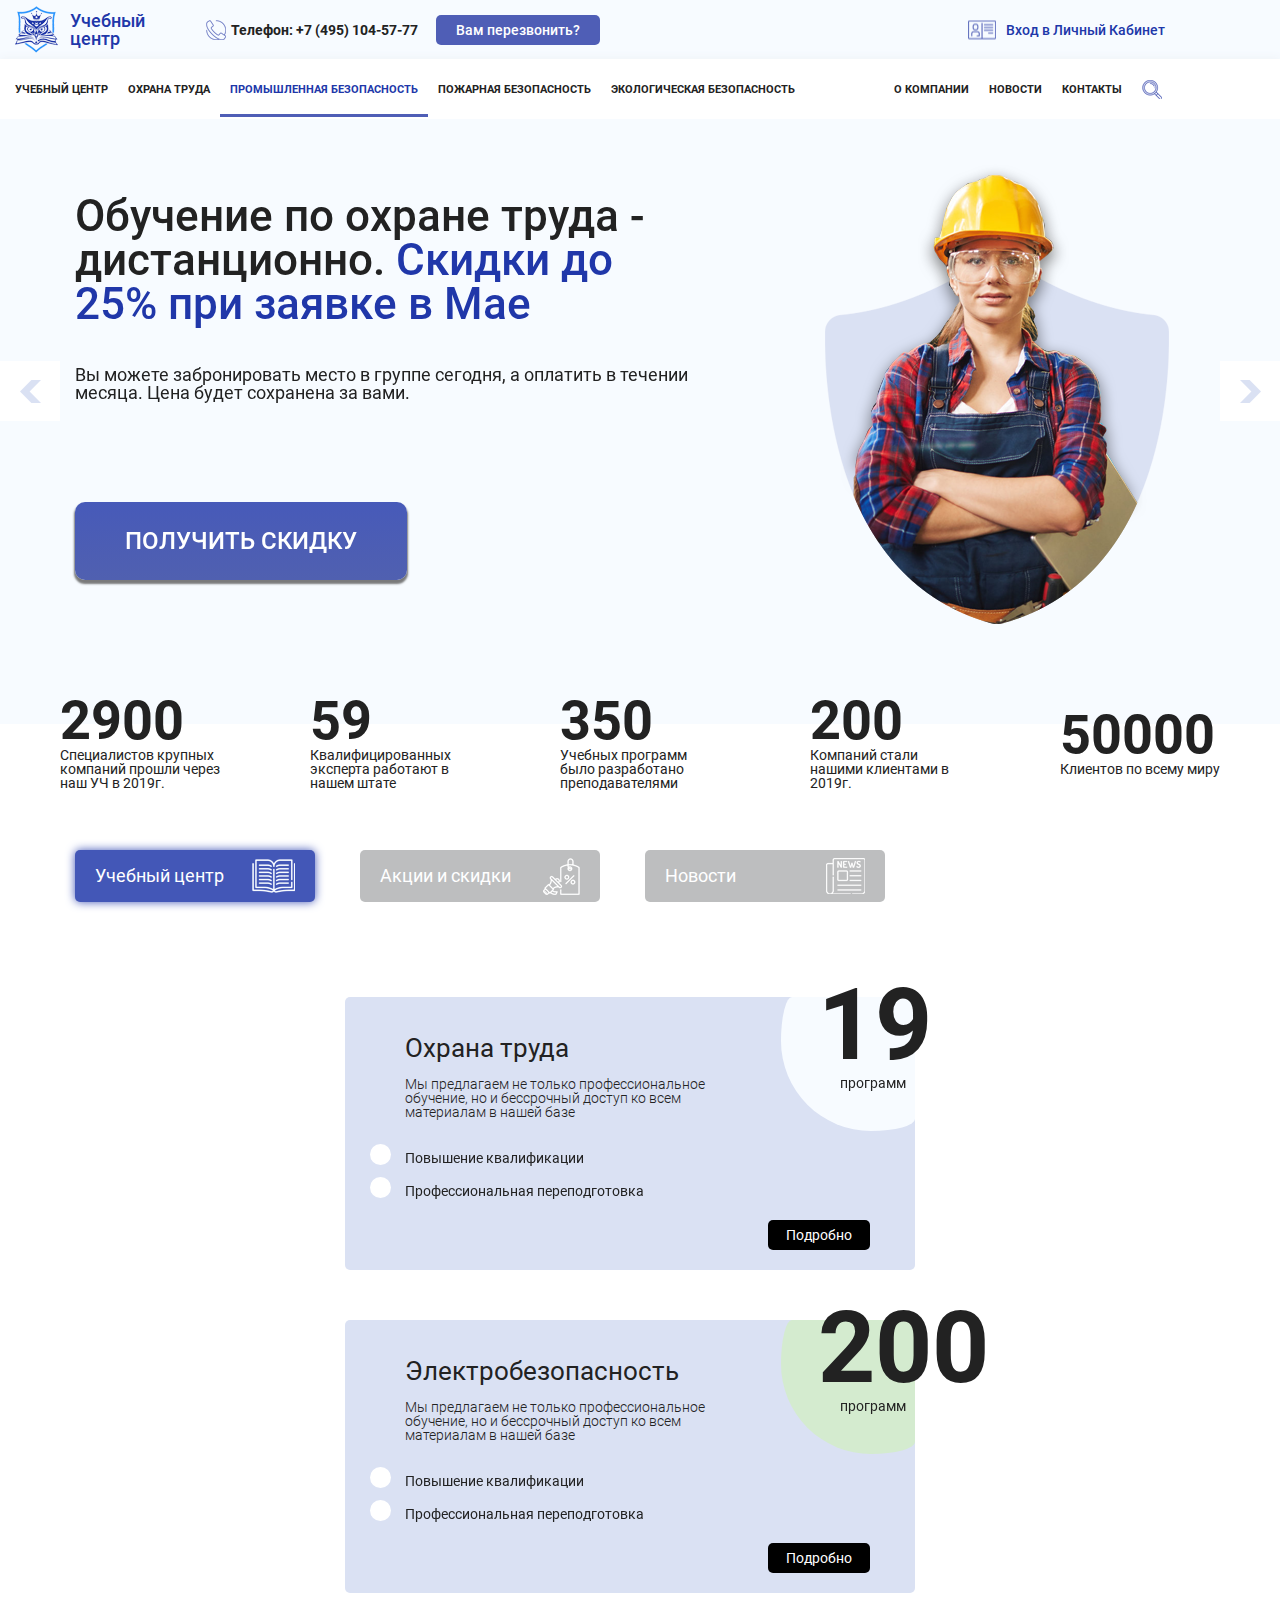
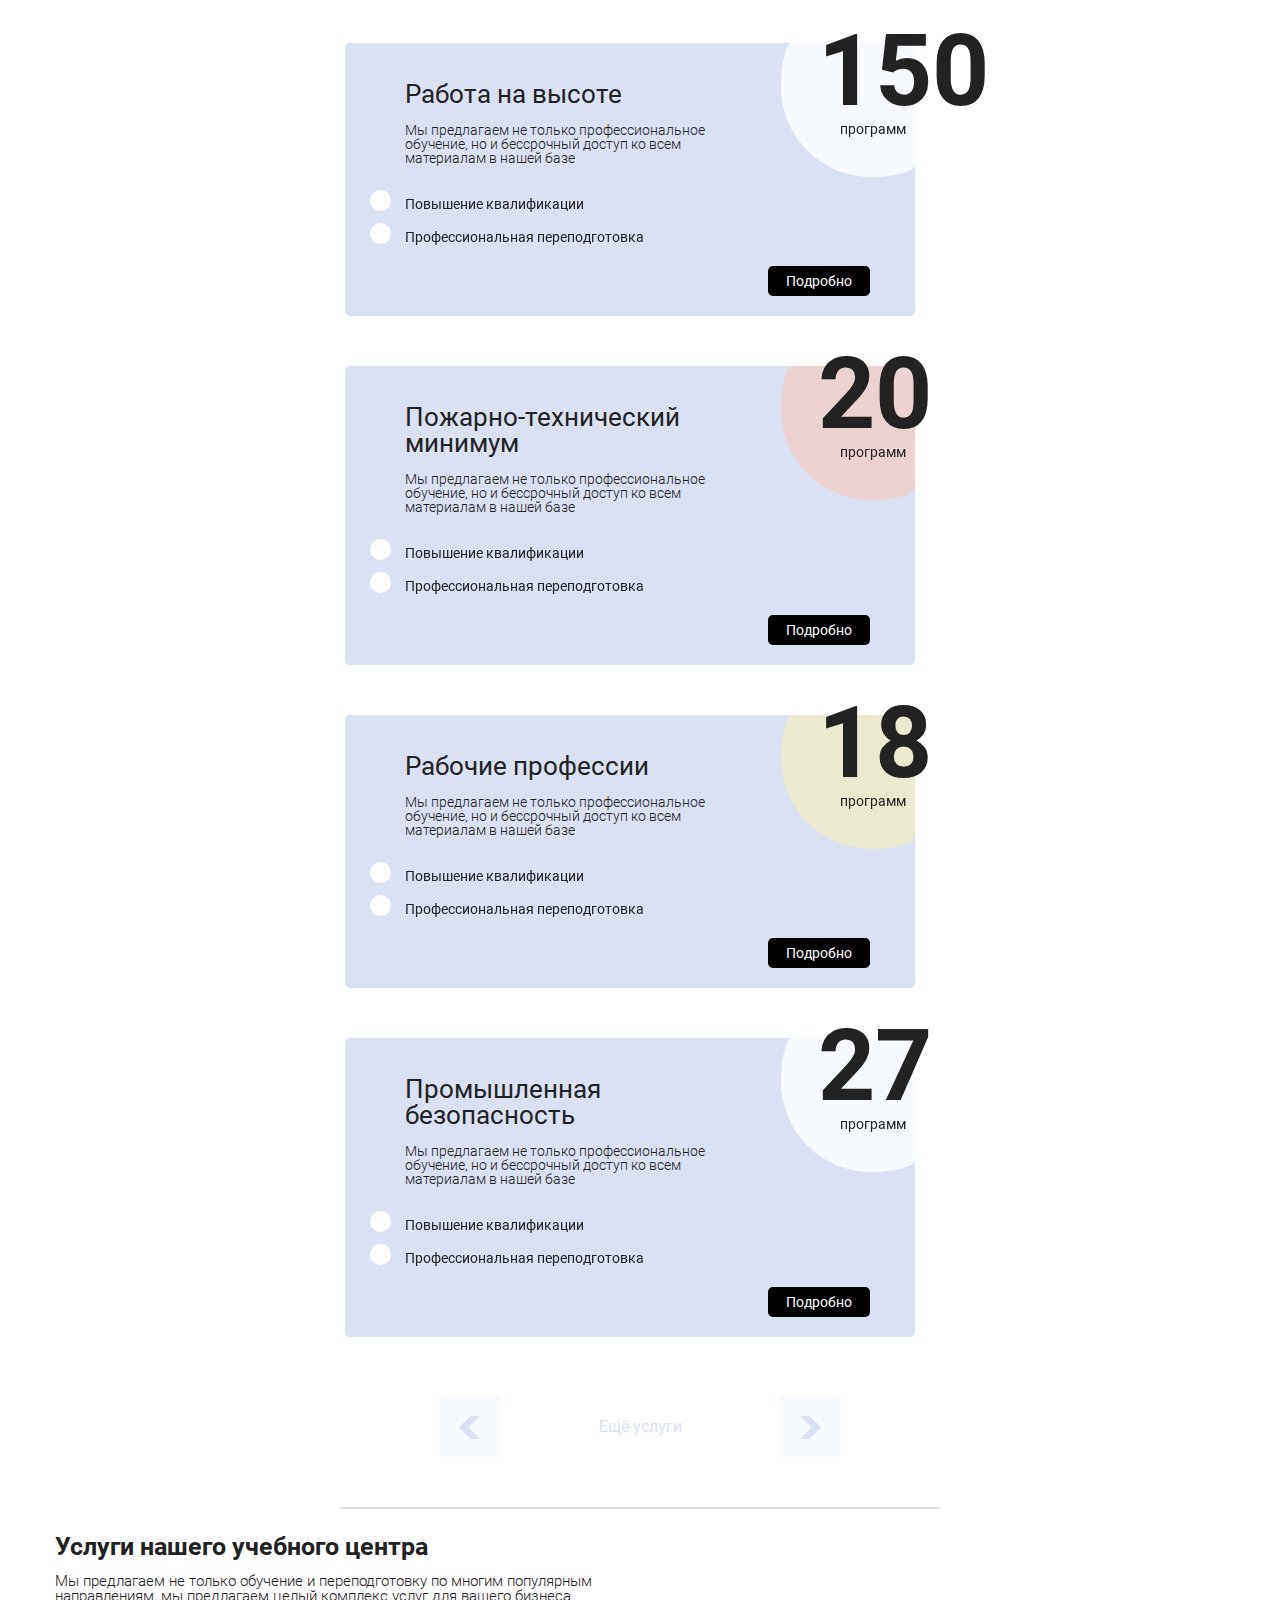
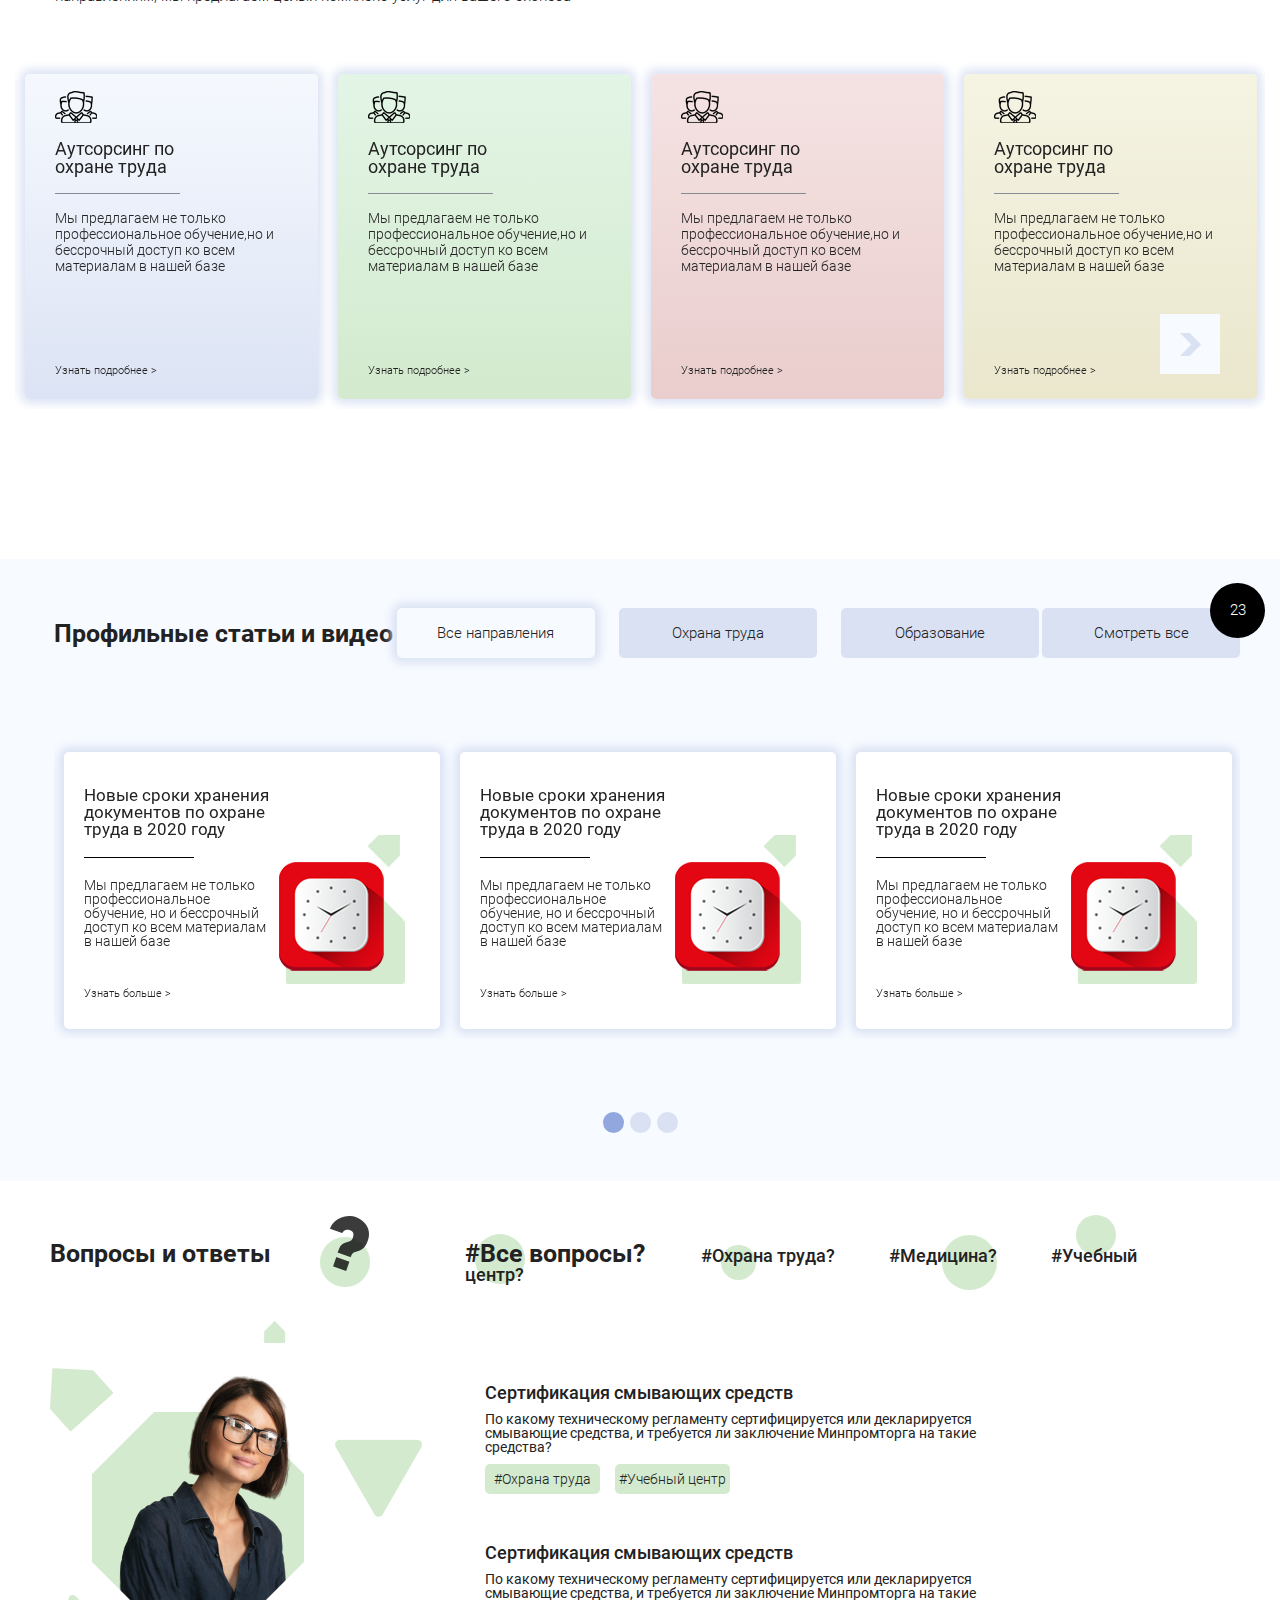
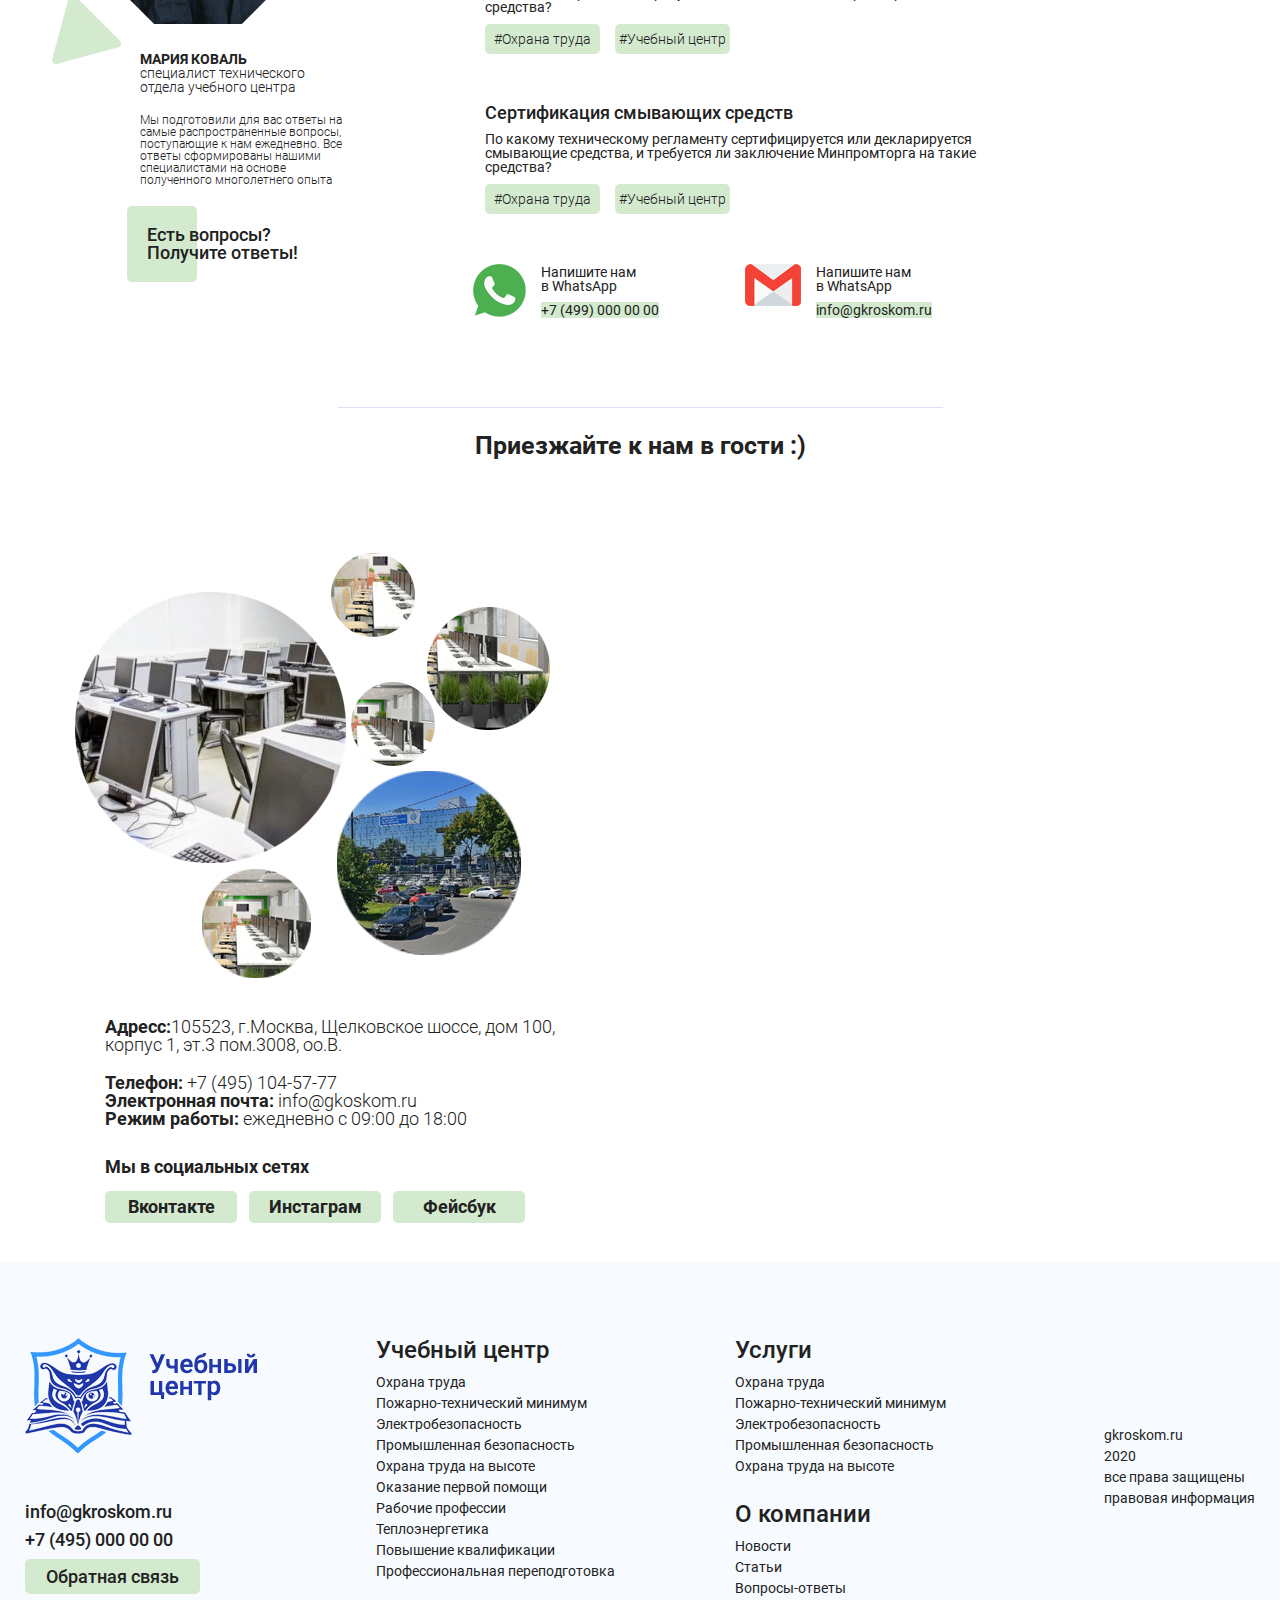
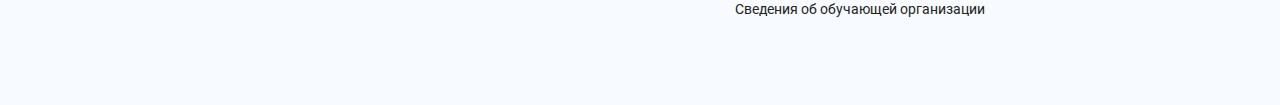
<file: index.html>
<!DOCTYPE html>
<html lang="ru">
<head>
  <meta charset="UTF-8">
  <meta name="viewport" content="width=device-width, initial-scale=1.0">
  <title>Обучение по охране труда - дистанционно</title>
  <link rel="stylesheet" type="text/css" href="css/reset.css">
  <link rel="stylesheet" type="text/css" href="css/slick.css"/>
  <link rel="stylesheet" type="text/css" href="css/style.css">

</head>
<body>
<header class="header bg-purple">
  <div class="container header__container">
    <a href="index.html" class="logo header__logo">
      <div class="logo__container">
        <div class="logo__icon">
          <img src="./img/header/logo-icon.png" alt="Логотип">
        </div>
        <div class="logo__text">Учебный центр</div>
      </div>
    </a>
    <div class="contacts header__contacts">
      <div class="contacts__container">
        <div class="contacts__phone"><span class="contacts__text">Телефон:</span> <a href="tel:74951045777">+7 (495) 104-57-77</a></div>
        <a href="#call" class="button contacts__button">Вам перезвонить?</a>
      </div>
    </div>
    <div class="auth header__auth">
      <div class="auth__container">
        <a href="#auth" class="button auth__button">Вход <span class="auth__button-text">в Личный Кабинет</span></a>
      </div>
    </div>
  </div>
</header>
<nav class="navigation">
  <div class="container navigation__container">
    <button class="pages-navigation__btn"><span class="pages-navigation__btn-brg"></span></button>
    <div class="pages navigation__item">
      <div class="pages__wrapper">  
        <a class="navigation__link " href="learn-center.html">Учебный центр</a>
        <a class="navigation__link" href="service.html">Охрана Труда</a>
        <a class="navigation__link navigation__link--active" href="index.html">Промышленная Безопасность</a>
        <a class="navigation__link" href="#">Пожарная Безопасность</a>
        <a class="navigation__link" href="#">Экологическая Безопасность</a>
      </div>
      <div class="blur"></div>
    </div>
    <div class="static navigation__item">
      <div class="static__wrapper">
        <a class="navigation__link" href="#">О&nbsp;компании</a>
        <a class="navigation__link" href="#">Новости</a>
        <a class="navigation__link" href="#">Контакты</a>
        <a class="navigation__link nav__search-link" href="#">
          <img src="./img/header/search-icon.png" alt="Поиск" class="nav__search--icon">
        </a>
      </div>
    </div>
  </div>
</nav>

<main class="main">
  <section class="main-header">
    <div class="container">
      <div class="main-header-slider">
        <div class="main-header-block">
          <div class="main-header-left-block">
            <h1 class="main-header-left-block__title">
              Обучение по охране труда - дистанционно.
              <span class="main-header-left-block__title_blue">Скидки до 25% при заявке в Мае</span>
            </h1>
            <p class="main-header-left-block__subtitle">Вы можете забронировать место в группе сегодня, а оплатить в течении месяца. Цена будет сохранена за вами.</p>
            <button class="main-header-left-block__btn btn">ПОЛУЧИТЬ СКИДКУ</button>
          </div>
          <div class="main-header-right-block">
            <div class="main-header-right-block__img-content">
              <img src="img/main/foto.png" alt="" class="main-header-right-block__img">
            </div>
          </div>
        </div>
        <div class="main-header-block">
          <div class="main-header-left-block">
            <h1 class="main-header-left-block__title">
              Обучение по охране труда - дистанционно.
              <span class="main-header-left-block__title_blue">Скидки до 25% при заявке в Мае</span>
            </h1>
            <p class="main-header-left-block__subtitle">Вы можете забронировать место в группе сегодня, а оплатить в течении месяца. Цена будет сохранена за вами.</p>
            <button class="main-header-left-block__btn btn">ПОЛУЧИТЬ СКИДКУ</button>
          </div>
          <div class="main-header-right-block">
            <div class="main-header-right-block__img-content">
              <img src="img/main/foto.png" alt="" class="main-header-right-block__img">
            </div>
          </div>
        </div>
        <div class="main-header-block">
          <div class="main-header-left-block">
            <h1 class="main-header-left-block__title">
              Обучение по охране труда - дистанционно.
              <span class="main-header-left-block__title_blue">Скидки до 25% при заявке в Мае</span>
            </h1>
            <p class="main-header-left-block__subtitle">Вы можете забронировать место в группе сегодня, а оплатить в течении месяца. Цена будет сохранена за вами.</p>
            <button class="main-header-left-block__btn btn">ПОЛУЧИТЬ СКИДКУ</button>
          </div>
          <div class="main-header-right-block">
            <div class="main-header-right-block__img-content">
              <img src="img/main/foto.png" alt="" class="main-header-right-block__img">
            </div>
          </div>
        </div>
      </div>
    </div>
    <button class="main-header-block__btn-left"></button>
    <button class="main-header-block__btn-right"></button>
  </section>
  <section class="main-content">
    <div class="container">
      <div class="main-content-heading">
        <div class="main-content-heading-items">
          <span class="main-content-heading-items__item-num">2900</span>
          <span class="main-content-heading-items__item-text">Специалистов крупных компаний прошли через наш УЧ в 2019г.</span>
        </div>
        <div class="main-content-heading-items">
          <span class="main-content-heading-items__item-num">59</span>
          <span class="main-content-heading-items__item-text">Квалифицированных эксперта работают в нашем штате</span>
        </div>
        <div class="main-content-heading-items">
          <span class="main-content-heading-items__item-num">350</span>
          <span class="main-content-heading-items__item-text">Учебных программ было разработано преподавателями</span>
        </div>
        <div class="main-content-heading-items">
          <span class="main-content-heading-items__item-num">200</span>
          <span class="main-content-heading-items__item-text">Компаний стали нашими клиентами в 2019г.</span>
        </div>
        <div class="main-content-heading-items">
          <span class="main-content-heading-items__item-num">50000</span>
          <span class="main-content-heading-items__item-text">Клиентов по всему миру</span>
        </div>
      </div>
      <div class="main-content-tabs">
        <a href="#" class="main-content-tabs__tab main-content-tabs__tab-center main-content-tabs__tab-active">Учебный центр</a>
        <a href="#" class="main-content-tabs__tab main-content-tabs__tab-action"> Акции и скидки</a>
        <a href="#" class="main-content-tabs__tab main-content-tabs__tab-news"> Новости</a>
      </div>
      <div class="learn-center-slider">
        <div class="learn-center">
          <div class="learn-center-block">
            <h3 class="learn-center-block__title">Охрана труда</h3>
            <p class="learn-center-block__text">Мы предлагаем не только профессиональное обучение, но и бессрочный доступ ко всем материалам в нашей базе</p>
            <ul class="learn-center-block__list">
              <li class="learn-center-block__item">Повышение квалификации</li>
              <li class="learn-center-block__item">Профессиональная переподготовка</li>
            </ul>
            <a class="learn-center-block__more">Подробно</a>
            <div class="learn-center-block__programs">
              <span class="learn-center-block__num">19</span>
              <span class="learn-center-block__text-program">программ</span>
            </div>
          </div>
          <div class="learn-center-block">
            <h3 class="learn-center-block__title">Электробезопасность</h3>
            <p class="learn-center-block__text">Мы предлагаем не только профессиональное обучение, но и бессрочный доступ ко всем материалам в нашей базе</p>
            <ul class="learn-center-block__list">
              <li class="learn-center-block__item">Повышение квалификации</li>
              <li class="learn-center-block__item">Профессиональная переподготовка</li>
            </ul>
            <a class="learn-center-block__more">Подробно</a>
            <div class="learn-center-block__programs learn-center-block__programs--green">
              <span class="learn-center-block__num">200</span>
              <span class="learn-center-block__text-program">программ</span>
            </div>
          </div>
          <div class="learn-center-block">
            <h3 class="learn-center-block__title">Работа на высоте</h3>
            <p class="learn-center-block__text">Мы предлагаем не только профессиональное обучение, но и бессрочный доступ ко всем материалам в нашей базе</p>
            <ul class="learn-center-block__list">
              <li class="learn-center-block__item">Повышение квалификации</li>
              <li class="learn-center-block__item">Профессиональная переподготовка</li>
            </ul>
            <a class="learn-center-block__more">Подробно</a>
            <div class="learn-center-block__programs">
              <span class="learn-center-block__num">150</span>
              <span class="learn-center-block__text-program">программ</span>
            </div>
          </div>
          <div class="learn-center-block">
            <h3 class="learn-center-block__title">Пожарно-технический минимум</h3>
            <p class="learn-center-block__text">Мы предлагаем не только профессиональное обучение, но и бессрочный доступ ко всем материалам в нашей базе</p>
            <ul class="learn-center-block__list">
              <li class="learn-center-block__item">Повышение квалификации</li>
              <li class="learn-center-block__item">Профессиональная переподготовка</li>
            </ul>
            <a class="learn-center-block__more">Подробно</a>
            <div class="learn-center-block__programs learn-center-block__programs--red">
              <span class="learn-center-block__num">20</span>
              <span class="learn-center-block__text-program">программ</span>
            </div>
          </div>
          <div class="learn-center-block">
            <h3 class="learn-center-block__title">Рабочие профессии</h3>
            <p class="learn-center-block__text">Мы предлагаем не только профессиональное обучение, но и бессрочный доступ ко всем материалам в нашей базе</p>
            <ul class="learn-center-block__list">
              <li class="learn-center-block__item">Повышение квалификации</li>
              <li class="learn-center-block__item">Профессиональная переподготовка</li>
            </ul>
            <a class="learn-center-block__more">Подробно</a>
            <div class="learn-center-block__programs learn-center-block__programs--yellow">
              <span class="learn-center-block__num">18</span>
              <span class="learn-center-block__text-program">программ</span>
            </div>
          </div>
          <div class="learn-center-block">
            <h3 class="learn-center-block__title">Промышленная безопасность</h3>
            <p class="learn-center-block__text">Мы предлагаем не только профессиональное обучение, но и бессрочный доступ ко всем материалам в нашей базе</p>
            <ul class="learn-center-block__list">
              <li class="learn-center-block__item">Повышение квалификации</li>
              <li class="learn-center-block__item">Профессиональная переподготовка</li>
            </ul>
            <a class="learn-center-block__more">Подробно</a>
            <div class="learn-center-block__programs">
              <span class="learn-center-block__num">27</span>
              <span class="learn-center-block__text-program">программ</span>
            </div>
          </div>
        </div>
        <div class="learn-center">
          <div class="learn-center-block">
            <h3 class="learn-center-block__title">Охрана труда</h3>
            <p class="learn-center-block__text">Мы предлагаем не только профессиональное обучение, но и бессрочный доступ ко всем материалам в нашей базе</p>
            <ul class="learn-center-block__list">
              <li class="learn-center-block__item">Повышение квалификации</li>
              <li class="learn-center-block__item">Профессиональная переподготовка</li>
            </ul>
            <a class="learn-center-block__more">Подробно</a>
            <div class="learn-center-block__programs">
              <span class="learn-center-block__num">19</span>
              <span class="learn-center-block__text-program">программ</span>
            </div>
          </div>
          <div class="learn-center-block">
            <h3 class="learn-center-block__title">Электробезопасность</h3>
            <p class="learn-center-block__text">Мы предлагаем не только профессиональное обучение, но и бессрочный доступ ко всем материалам в нашей базе</p>
            <ul class="learn-center-block__list">
              <li class="learn-center-block__item">Повышение квалификации</li>
              <li class="learn-center-block__item">Профессиональная переподготовка</li>
            </ul>
            <a class="learn-center-block__more">Подробно</a>
            <div class="learn-center-block__programs learn-center-block__programs--green">
              <span class="learn-center-block__num">200</span>
              <span class="learn-center-block__text-program">программ</span>
            </div>
          </div>
          <div class="learn-center-block">
            <h3 class="learn-center-block__title">Работа на высоте</h3>
            <p class="learn-center-block__text">Мы предлагаем не только профессиональное обучение, но и бессрочный доступ ко всем материалам в нашей базе</p>
            <ul class="learn-center-block__list">
              <li class="learn-center-block__item">Повышение квалификации</li>
              <li class="learn-center-block__item">Профессиональная переподготовка</li>
            </ul>
            <a class="learn-center-block__more">Подробно</a>
            <div class="learn-center-block__programs">
              <span class="learn-center-block__num">150</span>
              <span class="learn-center-block__text-program">программ</span>
            </div>
          </div>
          <div class="learn-center-block">
            <h3 class="learn-center-block__title">Пожарно-технический минимум</h3>
            <p class="learn-center-block__text">Мы предлагаем не только профессиональное обучение, но и бессрочный доступ ко всем материалам в нашей базе</p>
            <ul class="learn-center-block__list">
              <li class="learn-center-block__item">Повышение квалификации</li>
              <li class="learn-center-block__item">Профессиональная переподготовка</li>
            </ul>
            <a class="learn-center-block__more">Подробно</a>
            <div class="learn-center-block__programs learn-center-block__programs--red">
              <span class="learn-center-block__num">20</span>
              <span class="learn-center-block__text-program">программ</span>
            </div>
          </div>
          <div class="learn-center-block">
            <h3 class="learn-center-block__title">Рабочие профессии</h3>
            <p class="learn-center-block__text">Мы предлагаем не только профессиональное обучение, но и бессрочный доступ ко всем материалам в нашей базе</p>
            <ul class="learn-center-block__list">
              <li class="learn-center-block__item">Повышение квалификации</li>
              <li class="learn-center-block__item">Профессиональная переподготовка</li>
            </ul>
            <a class="learn-center-block__more">Подробно</a>
            <div class="learn-center-block__programs learn-center-block__programs--yellow">
              <span class="learn-center-block__num">18</span>
              <span class="learn-center-block__text-program">программ</span>
            </div>
          </div>
          <div class="learn-center-block">
            <h3 class="learn-center-block__title">Промышленная безопасность</h3>
            <p class="learn-center-block__text">Мы предлагаем не только профессиональное обучение, но и бессрочный доступ ко всем материалам в нашей базе</p>
            <ul class="learn-center-block__list">
              <li class="learn-center-block__item">Повышение квалификации</li>
              <li class="learn-center-block__item">Профессиональная переподготовка</li>
            </ul>
            <a class="learn-center-block__more">Подробно</a>
            <div class="learn-center-block__programs">
              <span class="learn-center-block__num">27</span>
              <span class="learn-center-block__text-program">программ</span>
            </div>
          </div>
        </div>
        <div class="learn-center">
          <div class="learn-center-block">
            <h3 class="learn-center-block__title">Охрана труда</h3>
            <p class="learn-center-block__text">Мы предлагаем не только профессиональное обучение, но и бессрочный доступ ко всем материалам в нашей базе</p>
            <ul class="learn-center-block__list">
              <li class="learn-center-block__item">Повышение квалификации</li>
              <li class="learn-center-block__item">Профессиональная переподготовка</li>
            </ul>
            <a class="learn-center-block__more">Подробно</a>
            <div class="learn-center-block__programs">
              <span class="learn-center-block__num">19</span>
              <span class="learn-center-block__text-program">программ</span>
            </div>
          </div>
          <div class="learn-center-block">
            <h3 class="learn-center-block__title">Электробезопасность</h3>
            <p class="learn-center-block__text">Мы предлагаем не только профессиональное обучение, но и бессрочный доступ ко всем материалам в нашей базе</p>
            <ul class="learn-center-block__list">
              <li class="learn-center-block__item">Повышение квалификации</li>
              <li class="learn-center-block__item">Профессиональная переподготовка</li>
            </ul>
            <a class="learn-center-block__more">Подробно</a>
            <div class="learn-center-block__programs learn-center-block__programs--green">
              <span class="learn-center-block__num">200</span>
              <span class="learn-center-block__text-program">программ</span>
            </div>
          </div>
          <div class="learn-center-block">
            <h3 class="learn-center-block__title">Работа на высоте</h3>
            <p class="learn-center-block__text">Мы предлагаем не только профессиональное обучение, но и бессрочный доступ ко всем материалам в нашей базе</p>
            <ul class="learn-center-block__list">
              <li class="learn-center-block__item">Повышение квалификации</li>
              <li class="learn-center-block__item">Профессиональная переподготовка</li>
            </ul>
            <a class="learn-center-block__more">Подробно</a>
            <div class="learn-center-block__programs">
              <span class="learn-center-block__num">150</span>
              <span class="learn-center-block__text-program">программ</span>
            </div>
          </div>
          <div class="learn-center-block">
            <h3 class="learn-center-block__title">Пожарно-технический минимум</h3>
            <p class="learn-center-block__text">Мы предлагаем не только профессиональное обучение, но и бессрочный доступ ко всем материалам в нашей базе</p>
            <ul class="learn-center-block__list">
              <li class="learn-center-block__item">Повышение квалификации</li>
              <li class="learn-center-block__item">Профессиональная переподготовка</li>
            </ul>
            <a class="learn-center-block__more">Подробно</a>
            <div class="learn-center-block__programs learn-center-block__programs--red">
              <span class="learn-center-block__num">20</span>
              <span class="learn-center-block__text-program">программ</span>
            </div>
          </div>
          <div class="learn-center-block">
            <h3 class="learn-center-block__title">Рабочие профессии</h3>
            <p class="learn-center-block__text">Мы предлагаем не только профессиональное обучение, но и бессрочный доступ ко всем материалам в нашей базе</p>
            <ul class="learn-center-block__list">
              <li class="learn-center-block__item">Повышение квалификации</li>
              <li class="learn-center-block__item">Профессиональная переподготовка</li>
            </ul>
            <a class="learn-center-block__more">Подробно</a>
            <div class="learn-center-block__programs learn-center-block__programs--yellow">
              <span class="learn-center-block__num">18</span>
              <span class="learn-center-block__text-program">программ</span>
            </div>
          </div>
          <div class="learn-center-block">
            <h3 class="learn-center-block__title">Промышленная безопасность</h3>
            <p class="learn-center-block__text">Мы предлагаем не только профессиональное обучение, но и бессрочный доступ ко всем материалам в нашей базе</p>
            <ul class="learn-center-block__list">
              <li class="learn-center-block__item">Повышение квалификации</li>
              <li class="learn-center-block__item">Профессиональная переподготовка</li>
            </ul>
            <a class="learn-center-block__more">Подробно</a>
            <div class="learn-center-block__programs">
              <span class="learn-center-block__num">27</span>
              <span class="learn-center-block__text-program">программ</span>
            </div>
          </div>
        </div>
      </div>
      
      <div class="main-content-buttons">
        <button class="main-content-buttons__btn-left"></button>
        <span class="main-content-buttons__txt">Ещё услуги</span>
        <button class="main-content-buttons__btn-right"></button>
      </div>
      <div class="main-content-cards">
        <h3 class="main-content-cards__title">Услуги нашего учебного центра</h3>
        <p class="main-content-cards__subtitle">Мы предлагаем не только обучение и переподготовку по многим популярным направлениям, мы предлагаем целый комплекс услуг для вашего бизнеса</p>
        <div class="main-content-cards-block main-content-cards-block-slider">
          <div class="main-content-card main-content-card--blue">
            <img src="img/main/card-icon.png" alt="picture" class="main-content-card__icon">
            <h3 class="main-content-card__title">Аутсорсинг по охране труда</h3>
            <p class="main-content-card__text">Мы предлагаем не только профессиональное обучение,но и бессрочный доступ ко всем материалам в нашей базе</p>
            <a href="#" class="main-content-card__more">Узнать подробнее ></a>
          </div>
          <div class="main-content-card main-content-card--green">
            <img src="img/main/card-icon.png" alt="picture" class="main-content-card__icon">
            <h3 class="main-content-card__title">Аутсорсинг по охране труда</h3>
            <p class="main-content-card__text">Мы предлагаем не только профессиональное обучение,но и бессрочный доступ ко всем материалам в нашей базе</p>
            <a href="#" class="main-content-card__more">Узнать подробнее ></a>
          </div>
          <div class="main-content-card main-content-card--red">
            <img src="img/main/card-icon.png" alt="picture" class="main-content-card__icon">
            <h3 class="main-content-card__title">Аутсорсинг по охране труда</h3>
            <p class="main-content-card__text">Мы предлагаем не только профессиональное обучение,но и бессрочный доступ ко всем материалам в нашей базе</p>
            <a href="#" class="main-content-card__more">Узнать подробнее ></a>
          </div>
          <div class="main-content-card main-content-card--yellow">
            <img src="img/main/card-icon.png" alt="picture" class="main-content-card__icon">
            <h3 class="main-content-card__title">Аутсорсинг по охране труда</h3>
            <p class="main-content-card__text">Мы предлагаем не только профессиональное обучение,но и бессрочный доступ ко всем материалам в нашей базе</p>
            <a href="#" class="main-content-card__more">Узнать подробнее ></a>
          </div>
          <div class="main-content-card main-content-card--blue">
            <img src="img/main/card-icon.png" alt="picture" class="main-content-card__icon">
            <h3 class="main-content-card__title">Аутсорсинг по охране труда</h3>
            <p class="main-content-card__text">Мы предлагаем не только профессиональное обучение,но и бессрочный доступ ко всем материалам в нашей базе</p>
            <a href="#" class="main-content-card__more">Узнать подробнее ></a>
          </div>
          <div class="main-content-card main-content-card--green">
            <img src="img/main/card-icon.png" alt="picture" class="main-content-card__icon">
            <h3 class="main-content-card__title">Аутсорсинг по охране труда</h3>
            <p class="main-content-card__text">Мы предлагаем не только профессиональное обучение,но и бессрочный доступ ко всем материалам в нашей базе</p>
            <a href="#" class="main-content-card__more">Узнать подробнее ></a>
          </div>
          <div class="main-content-card main-content-card--red">
            <img src="img/main/card-icon.png" alt="picture" class="main-content-card__icon">
            <h3 class="main-content-card__title">Аутсорсинг по охране труда</h3>
            <p class="main-content-card__text">Мы предлагаем не только профессиональное обучение,но и бессрочный доступ ко всем материалам в нашей базе</p>
            <a href="#" class="main-content-card__more">Узнать подробнее ></a>
          </div>
          <div class="main-content-card main-content-card--yellow">
            <img src="img/main/card-icon.png" alt="picture" class="main-content-card__icon">
            <h3 class="main-content-card__title">Аутсорсинг по охране труда</h3>
            <p class="main-content-card__text">Мы предлагаем не только профессиональное обучение,но и бессрочный доступ ко всем материалам в нашей базе</p>
            <a href="#" class="main-content-card__more">Узнать подробнее ></a>
          </div>
        </div>
        <button class="main-content-cards-block__btn-right"></button>
      </div>
    </div>
  </section>
  <section class="main-articles">
    <div class="container">
      <div class="main-articles-heading">
        <h3 class="main-articles_title">Профильные статьи и видео</h3>
        <div class="main-articles-buttons">
          <button class="main-articles__btn main-articles__btn-active">Все направления</button>
          <button class="main-articles__btn">Охрана труда</button>
          <button class="main-articles__btn">Образование</button>
        </div>
        <a href="#" class="main-articles__btn-more">Смотреть все <span class="main-articles__btn-more_push">23</span></a>
      </div>
      <div class="main-articles-body main-articles-body-slider">
        <article class="main-article">
          <h3 class="main-article__title">Новые сроки хранения документов по охране труда в 2020 году</h3>
          <p class="main-article__subtitle">Мы предлагаем не только профессиональное обучение, но и бессрочный доступ ко всем материалам в нашей базе</p>
          <img src="img/main/article-img.png" alt="picture" class="main-article__img">
          <a href="#" class="main-article__more">Узнать больше ></a>
        </article>
        <article class="main-article">
          <h3 class="main-article__title">Новые сроки хранения документов по охране труда в 2020 году</h3>
          <p class="main-article__subtitle">Мы предлагаем не только профессиональное обучение, но и бессрочный доступ ко всем материалам в нашей базе</p>
          <img src="img/main/article-img.png" alt="picture" class="main-article__img">
          <a href="#" class="main-article__more">Узнать больше ></a>
        </article>
        <article class="main-article">
          <h3 class="main-article__title">Новые сроки хранения документов по охране труда в 2020 году</h3>
          <p class="main-article__subtitle">Мы предлагаем не только профессиональное обучение, но и бессрочный доступ ко всем материалам в нашей базе</p>
          <img src="img/main/article-img.png" alt="picture" class="main-article__img">
          <a href="#" class="main-article__more">Узнать больше ></a>
        </article>
        <article class="main-article">
          <h3 class="main-article__title">Новые сроки хранения документов по охране труда в 2020 году</h3>
          <p class="main-article__subtitle">Мы предлагаем не только профессиональное обучение, но и бессрочный доступ ко всем материалам в нашей базе</p>
          <img src="img/main/article-img.png" alt="picture" class="main-article__img">
          <a href="#" class="main-article__more">Узнать больше ></a>
        </article>
        <article class="main-article">
          <h3 class="main-article__title">Новые сроки хранения документов по охране труда в 2020 году</h3>
          <p class="main-article__subtitle">Мы предлагаем не только профессиональное обучение, но и бессрочный доступ ко всем материалам в нашей базе</p>
          <img src="img/main/article-img.png" alt="picture" class="main-article__img">
          <a href="#" class="main-article__more">Узнать больше ></a>
        </article>
        <article class="main-article">
          <h3 class="main-article__title">Новые сроки хранения документов по охране труда в 2020 году</h3>
          <p class="main-article__subtitle">Мы предлагаем не только профессиональное обучение, но и бессрочный доступ ко всем материалам в нашей базе</p>
          <img src="img/main/article-img.png" alt="picture" class="main-article__img">
          <a href="#" class="main-article__more">Узнать больше ></a>
        </article>
        <article class="main-article">
          <h3 class="main-article__title">Новые сроки хранения документов по охране труда в 2020 году</h3>
          <p class="main-article__subtitle">Мы предлагаем не только профессиональное обучение, но и бессрочный доступ ко всем материалам в нашей базе</p>
          <img src="img/main/article-img.png" alt="picture" class="main-article__img">
          <a href="#" class="main-article__more">Узнать больше ></a>
        </article>
        <article class="main-article">
          <h3 class="main-article__title">Новые сроки хранения документов по охране труда в 2020 году</h3>
          <p class="main-article__subtitle">Мы предлагаем не только профессиональное обучение, но и бессрочный доступ ко всем материалам в нашей базе</p>
          <img src="img/main/article-img.png" alt="picture" class="main-article__img">
          <a href="#" class="main-article__more">Узнать больше ></a>
        </article>
        <article class="main-article">
          <h3 class="main-article__title">Новые сроки хранения документов по охране труда в 2020 году</h3>
          <p class="main-article__subtitle">Мы предлагаем не только профессиональное обучение, но и бессрочный доступ ко всем материалам в нашей базе</p>
          <img src="img/main/article-img.png" alt="picture" class="main-article__img">
          <a href="#" class="main-article__more">Узнать больше ></a>
        </article>
      </div>
      <!-- <div class="main-articles-bullets">
        <span class="main-articles-bullets__bullet"></span>
        <span class="main-articles-bullets__bullet"></span>
        <span class="main-articles-bullets__bullet"></span>
      </div> -->
    </div>
  </section>
  <section class="main-answers">
    <div class="container">
      <div class="main-answers-block">
        <aside class="main-answers-left">
          <h3 class="main-answers-left__title">Вопросы и ответы <span class="main-answers-left__title-symbol"></span></h3>
          <figure class="main-answers-img-block">
            <img src="img/main/answers-foto.png" alt="picture" class="main-answers-left__img">
            <figcaption class="main-answers-left__img-caption">МАРИЯ КОВАЛЬ<p class="main-answers-left__img-caption_text">специалист технического отдела учебного центра</p></figcaption>
          </figure>
          <p class="main-answers-left__text">Мы подготовили для вас ответы на самые распространенные вопросы, поступающие к нам ежедневно. Все ответы сформированы нашими специалистами на основе полученного многолетнего опыта</p>
          <a href="#" class="main-answers-left__answer">
            <span class="main-answers-left__answer-text">Есть вопросы?</span>
            <span class="main-answers-left__answer-text">Получите ответы!</span>
          </a>
        </aside>
        <aside class="main-answers-right">
          <div class="main-answers-right__heading">
            <a href="#" class="main-answers-right__link main-answers-right__link-active">#Все вопросы?
              <span class="main-answers-right__link-ellipse1"></span></a>
            <a href="#" class="main-answers-right__link">#Охрана труда?<span class="main-answers-right__link-ellipse2"></span></a>
            <a href="#" class="main-answers-right__link">#Медицина?<span class="main-answers-right__link-ellipse3"></span></a>
            <a href="#" class="main-answers-right__link">#Учебный центр?<span class="main-answers-right__link-ellipse4"></span></a>
          </div>
          <div class="main-answers-right__body">
            <div class="main-answers-right__item">
              <h3 class="main-answers-right__item-title">Сертификация смывающих средств</h3>
              <p class="main-answers-right__item-subtitle">По какому техническому регламенту сертифицируется или декларируется смывающие средства, и требуется ли заключение Минпромторга на такие средства?</p>
              <div class="main-answers-right__item-links">
                <a href="#" class="main-answers-right__item-link">#Охрана труда</a>
                <a href="#" class="main-answers-right__item-link">#Учебный центр</a>
              </div>
            </div>
            <div class="main-answers-right__item">
              <h3 class="main-answers-right__item-title">Сертификация смывающих средств</h3>
              <p class="main-answers-right__item-subtitle">По какому техническому регламенту сертифицируется или декларируется смывающие средства, и требуется ли заключение Минпромторга на такие средства?</p>
              <div class="main-answers-right__item-links">
                <a href="#" class="main-answers-right__item-link">#Охрана труда</a>
                <a href="#" class="main-answers-right__item-link">#Учебный центр</a>
              </div>
            </div>
            <div class="main-answers-right__item">
              <h3 class="main-answers-right__item-title">Сертификация смывающих средств</h3>
              <p class="main-answers-right__item-subtitle">По какому техническому регламенту сертифицируется или декларируется смывающие средства, и требуется ли заключение Минпромторга на такие средства?</p>
              <div class="main-answers-right__item-links">
                <a href="#" class="main-answers-right__item-link">#Охрана труда</a>
                <a href="#" class="main-answers-right__item-link">#Учебный центр</a>
              </div>
            </div>
          </div>
          <div class="main-answers-right__contacts">
            <div class="main-answers-right__contact-block">
              <img src="img/main/whats-app-icon.png" alt="picture" class="main-answers-right__contact-icon">
              <div class="main-answers-right__contact-text">
                <h4 class="main-answers-right__contact-title">Напишите нам в WhatsApp</h4>
                <a href="tel:+74990000000" class="main-answers-right__contact-link">+7 (499) 000 00 00</a>
              </div>
            </div>
            <div class="main-answers-right__contact-block">
              <img src="img/main/email-icon.png" alt="picture" class="main-answers-right__contact-icon">
              <div class="main-answers-right__contact-text">
                <h4 class="main-answers-right__contact-title">Напишите нам в WhatsApp</h4>
                <a href="mailto:info@gkroskom.ru" class="main-answers-right__contact-link">info@gkroskom.ru</a>
              </div>
            </div>
          </div>
        </aside>
      </div>

    </div>
  </section>
  <section class="main-map">

    <div class="container">
      <h3 class="main-map__title">Приезжайте к нам в гости :)</h3>
      <div class="main-map-address-block">
        <img src="img/main/map-img.png" alt="picture" class="main-map-address-block__img">
        <p class="main-map-address-block__address"><span class="bold-text">Адресс:</span>105523, г.Москва, Щелковское шоссе, дом 100, корпус 1, эт.3 пом.3008, оо.В.</p>
        <div class="main-map-address-block__contacts">
          <p class="main-map-address-block__contact"><span class="bold-text">Телефон:</span> +7 (495) 104-57-77</p>
          <p class="main-map-address-block__contact"><span class="bold-text">Электронная почта:</span> info@gkoskom.ru</p>
          <p class="main-map-address-block__contact"><span class="bold-text">Режим работы:</span> ежедневно с 09:00 до 18:00</p>
        </div>
        <div class="main-map-address-block__socials">
          <h4 class="main-map-address-block__socials-title bold-text">Мы в социальных сетях</h4>
          <div class="main-map-address-block__socials-links">
            <a href="#" class="main-map-address-block__socials-link">Вконтакте</a>
            <a href="#" class="main-map-address-block__socials-link">Инстаграм</a>
            <a href="#" class="main-map-address-block__socials-link">Фейсбук</a>
          </div>
        </div>
      </div>
    </div>
    <div class="main-map__map">
      <script type="text/javascript" charset="utf-8" async src="https://api-maps.yandex.ru/services/constructor/1.0/js/?um=constructor%3Ab6558daa12cc8cda2a5d5081851d5932a35bfe481d3ea979f06f1aead53b92a9&amp;width=100%25&amp;height=745px&amp;lang=ru_RU&amp;scroll=flase"></script>
    </div>
  </section>
</main>
<footer class="footer">
  <div class="container">
    <div class="footer-block">
      <div class="footer-contact-block">
        <a href="index.html" class="logo-link">
          <img src="img/footer/footer-logo.png" alt="picture" class="footer-contact-block__logo">
        </a>
        <div class="footer-contact-block__contacts">
          <a href="mailto:info@gkroskom.ru" class="footer-contact-block__link">info@gkroskom.ru</a>
          <a href="tel:+74950000000" class="footer-contact-block__link">+7 (495) 000 00 00</a>
          <a href="#" class="footer-contact-block__contact">Обратная связь</a>
        </div>
      </div>
      <div class="footer-block-info-block">
        <h3 class="footer-block-info-block__title">Учебный центр</h3>
        <span class="footer-block-info-block__text">Охрана труда</span><br>
        <span class="footer-block-info-block__text">Пожарно-технический минимум</span><br>
        <span class="footer-block-info-block__text">Электробезопасность</span><br>
        <span class="footer-block-info-block__text">Промышленная безопасность</span><br>
        <span class="footer-block-info-block__text">Охрана труда на высоте</span><br>
        <span class="footer-block-info-block__text">Оказание первой помощи</span><br>
        <span class="footer-block-info-block__text">Рабочие профессии</span><br>
        <span class="footer-block-info-block__text">Теплоэнергетика</span><br>
        <span class="footer-block-info-block__text">Повышение квалификации</span><br>
        <span class="footer-block-info-block__text">Профессиональная переподготовка</span><br>
      </div>
      <div class="footer-block-info-block">
        <h3 class="footer-block-info-block__title">Услуги</h3>
        <span class="footer-block-info-block__text">Охрана труда</span><br>
        <span class="footer-block-info-block__text">Пожарно-технический минимум</span><br>
        <span class="footer-block-info-block__text">Электробезопасность</span><br>
        <span class="footer-block-info-block__text">Промышленная безопасность</span><br>
        <span class="footer-block-info-block__text">Охрана труда на высоте</span><br>
        <h3 class="footer-block-info-block__title">О компании</h3>
        <span class="footer-block-info-block__text">Новости</span><br>
        <span class="footer-block-info-block__text">Статьи</span><br>
        <span class="footer-block-info-block__text">Вопросы-ответы</span><br>
        <span class="footer-block-info-block__text">Сведения об обучающей организации</span><br>
      </div>
      <div class="footer-block-author">
        <span class="footer-block-info-block__text">gkroskom.ru</span><br>
        <span class="footer-block-info-block__text">2020</span><br>
        <span class="footer-block-info-block__text">все права защищены</span><br>
        <a class="footer-block-info-block__text">правовая информация</a><br>
      </div>
    </div>
  </div>
</footer>
<script src="js/jquery-3.5.1.min.js"></script>
<script src="js/slick.min.js"></script>
<script src="js/script.js"></script>
</body>
</html>
</file>
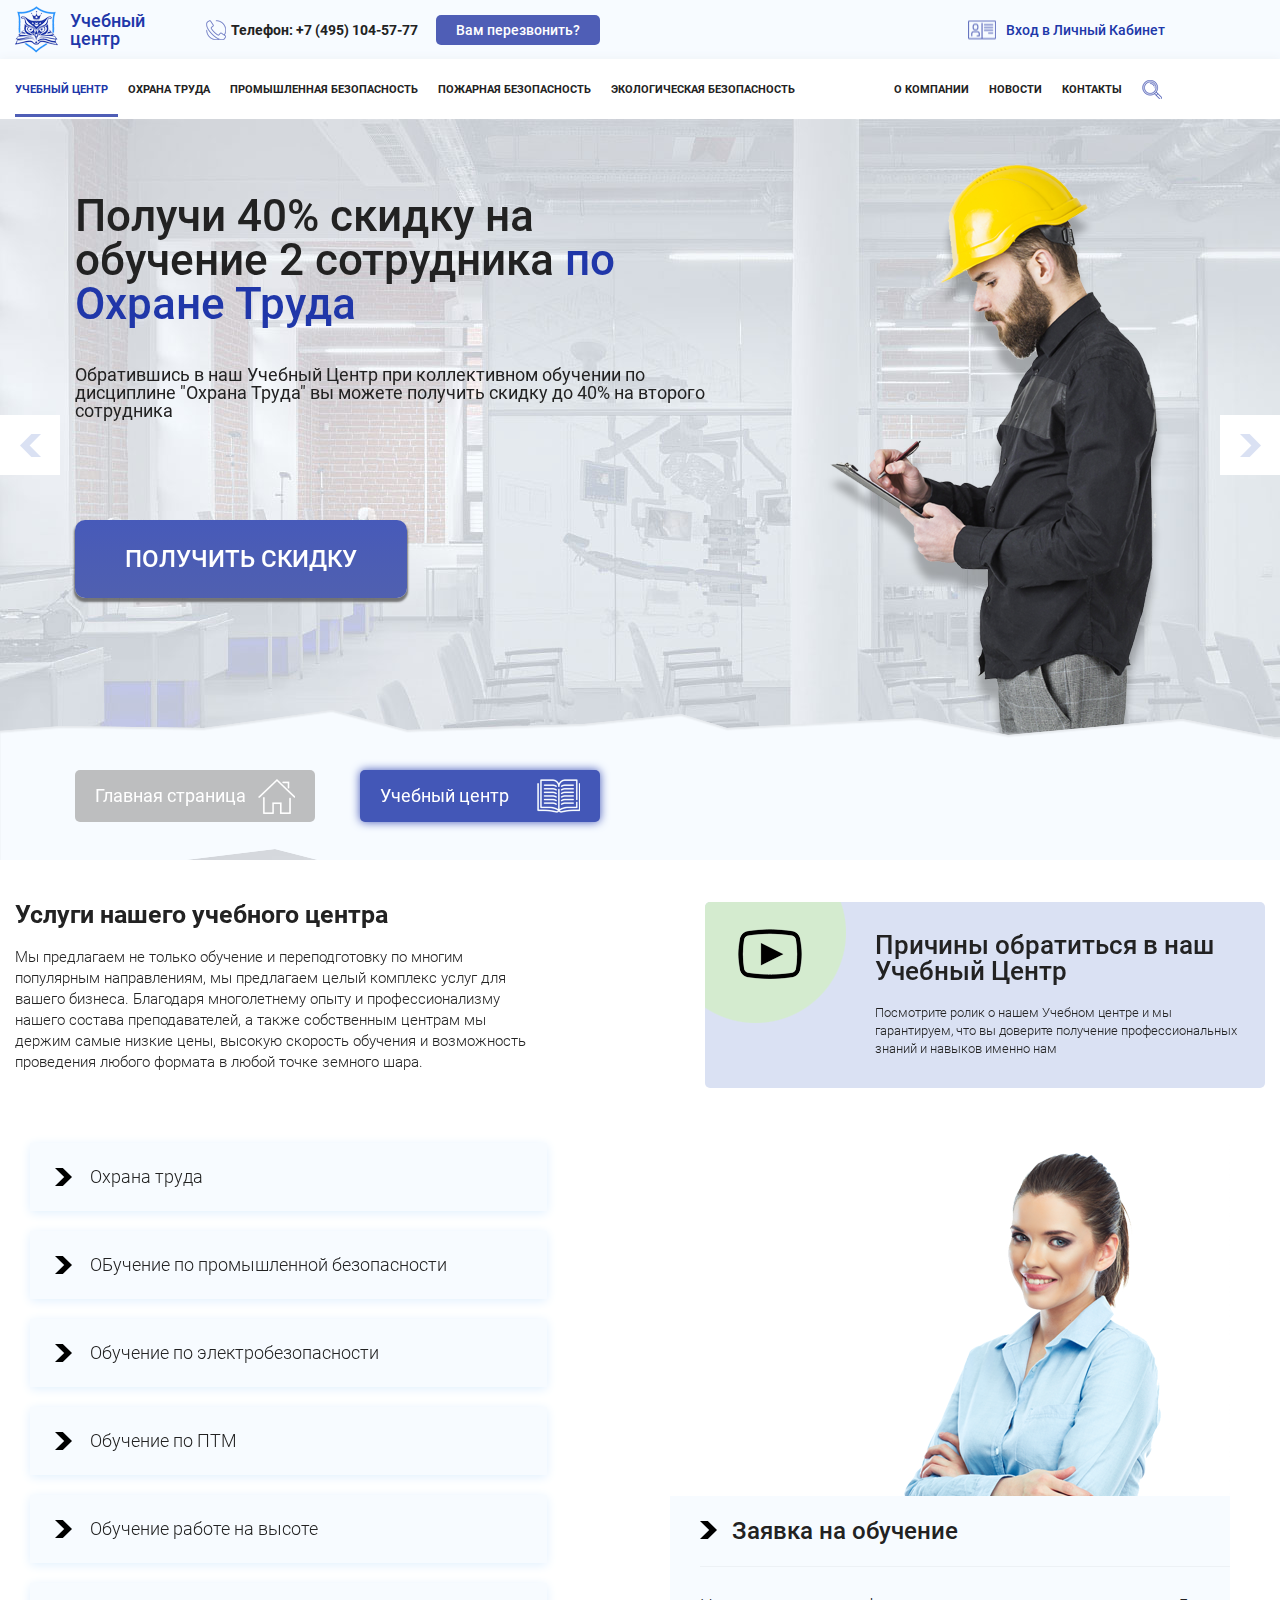
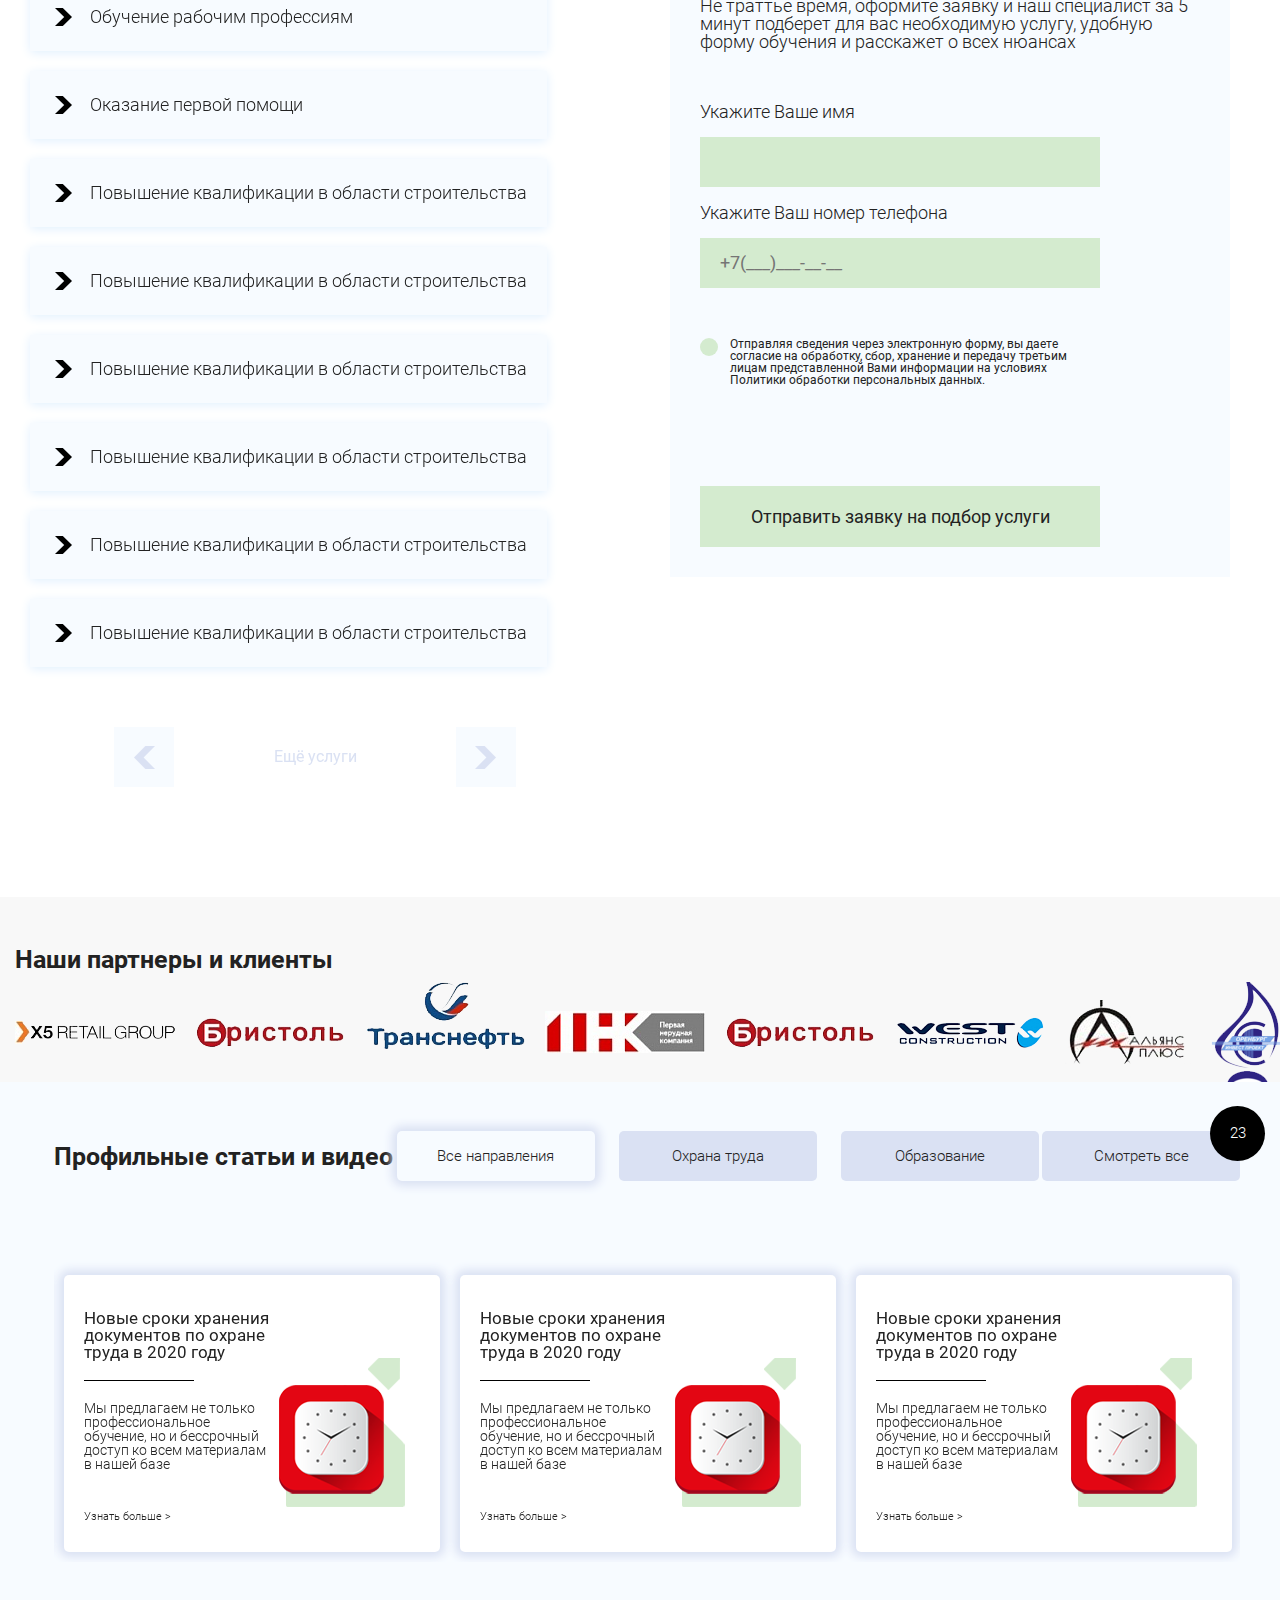
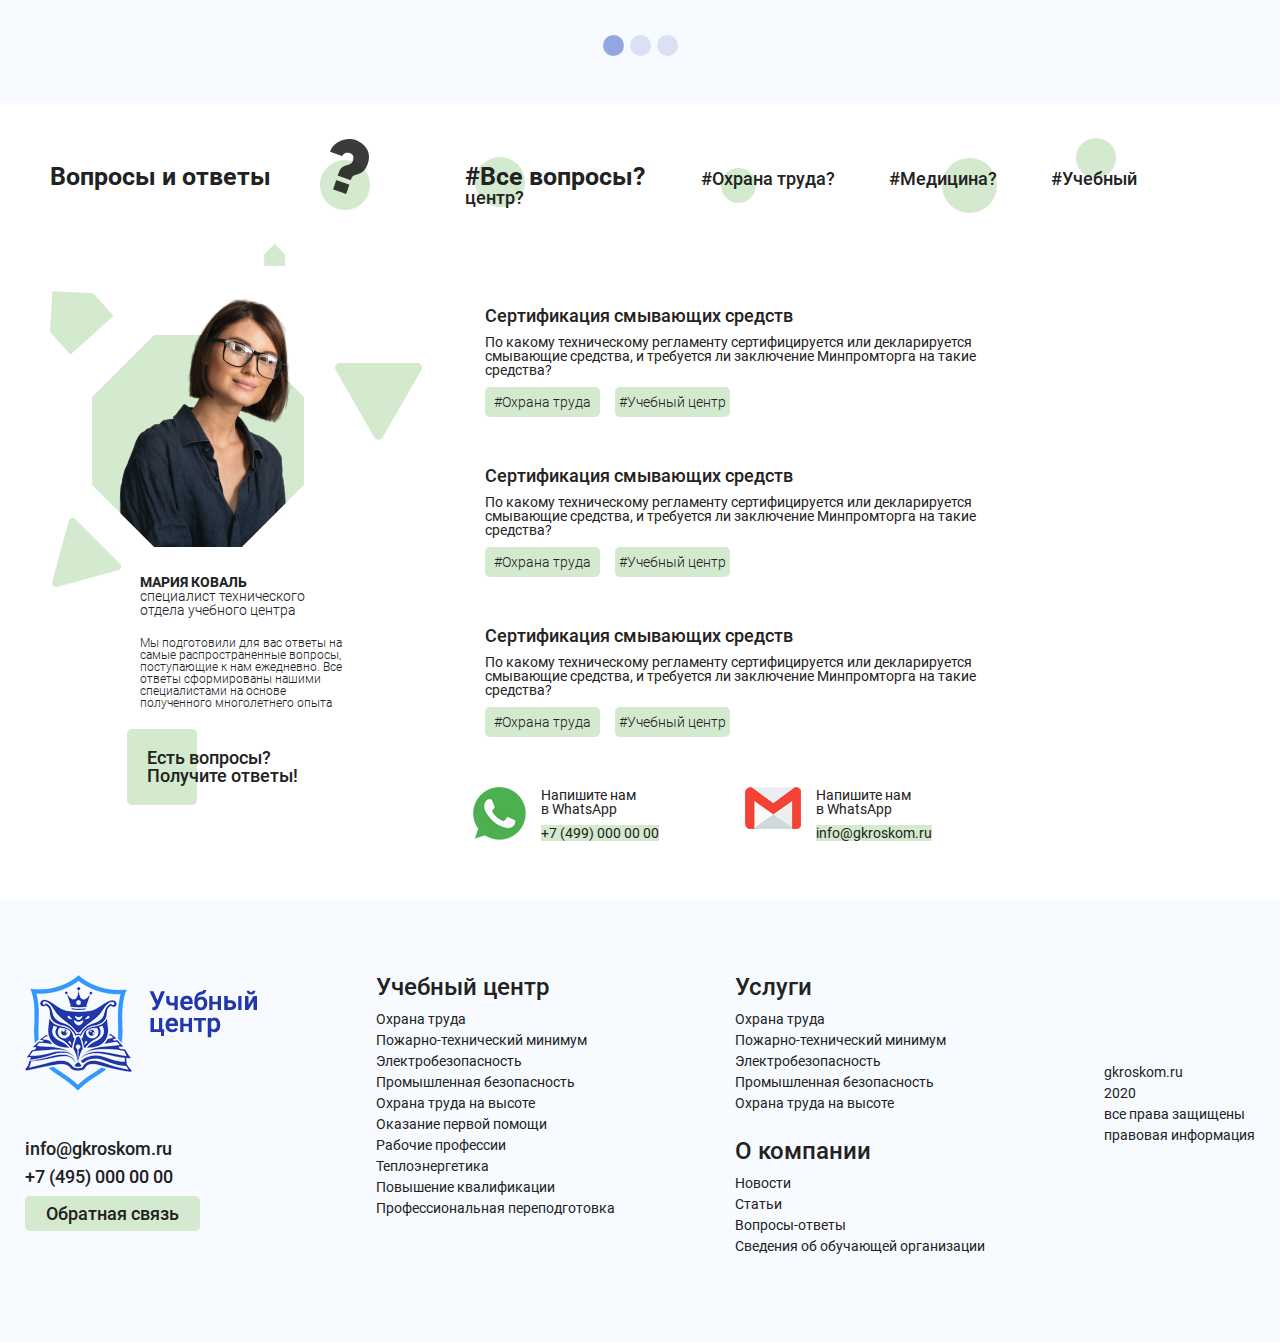
<file: learn-center.html>
<!DOCTYPE html>
<html lang="ru">
<head>
  <meta charset="UTF-8">
  <meta name="viewport" content="width=device-width, initial-scale=1.0">
  <title>Обучение по охране труда - дистанционно</title>
  <link rel="stylesheet" type="text/css" href="css/reset.css">
  <link rel="stylesheet" type="text/css" href="css/slick.css"/>
  <link rel="stylesheet" type="text/css" href="css/style.css">

</head>
<body>
<header class="header bg-purple">
  <div class="container header__container">
    <a href="index.html" class="logo header__logo">
      <div class="logo__container">
        <div class="logo__icon">
          <img src="./img/header/logo-icon.png" alt="Логотип">
        </div>
        <div class="logo__text">Учебный центр</div>
      </div>
    </a>
    <div class="contacts header__contacts">
      <div class="contacts__container">
        <div class="contacts__phone"><span class="contacts__text">Телефон:</span> <a href="tel:74951045777">+7 (495) 104-57-77</a></div>
        <a href="#call" class="button contacts__button">Вам перезвонить?</a>
      </div>
    </div>
    <div class="auth header__auth">
      <div class="auth__container">
        <a href="#auth" class="button auth__button">Вход <span class="auth__button-text">в Личный Кабинет</span></a>
      </div>
    </div>
  </div>
</header>
<nav class="navigation">
  <div class="container navigation__container">
    <button class="pages-navigation__btn"><span class="pages-navigation__btn-brg"></span></button>
    <div class="pages navigation__item">
      <div class="pages__wrapper">  
        <a class="navigation__link navigation__link--active" href="#">Учебный центр</a>
        <a class="navigation__link" href="service.html">Охрана Труда</a>
        <a class="navigation__link" href="index.html">Промышленная Безопасность</a>
        <a class="navigation__link" href="#">Пожарная Безопасность</a>
        <a class="navigation__link" href="#">Экологическая Безопасность</a>
      </div>
      <div class="blur"></div>
    </div>
    <div class="static navigation__item">
      <div class="static__wrapper">
        <a class="navigation__link" href="#">О&nbsp;компании</a>
        <a class="navigation__link" href="#">Новости</a>
        <a class="navigation__link" href="#">Контакты</a>
        <a class="navigation__link nav__search-link" href="#">
          <img src="./img/header/search-icon.png" alt="Поиск" class="nav__search--icon">
        </a>
      </div>
    </div>
  </div>
</nav>

<main class="main">
  <section class="main-header main-header-learn-bg">
    <div class="container">
      <div class="main-header-slider">
        <div class="main-header-block">
          <div class="main-header-left-block">
            <h1 class="main-header-left-block__title">
              Получи 40% скидку на обучение 2 сотрудника
              <span class="main-header-left-block__title_blue">по Охране Труда</span>
            </h1>
            <p class="main-header-left-block__subtitle">Обратившись в наш Учебный Центр при коллективном обучении по дисциплине "Охрана Труда" вы можете получить скидку до 40% на второго сотрудника</p>
            <button class="main-header-left-block__btn btn">ПОЛУЧИТЬ СКИДКУ</button>
          </div>
          <div class="main-header-right-block">
            <div class="main-header-right-block__img-content">
              <img src="img/learn-page/foto.png" alt="" class="main-header-right-block__img">
            </div>
          </div>
        </div>
        <div class="main-header-block">
          <div class="main-header-left-block">
            <h1 class="main-header-left-block__title">
              Получи 40% скидку на обучение 2 сотрудника
              <span class="main-header-left-block__title_blue">по Охране Труда</span>
            </h1>
            <p class="main-header-left-block__subtitle">Обратившись в наш Учебный Центр при коллективном обучении по дисциплине "Охрана Труда" вы можете получить скидку до 40% на второго сотрудника</p>
            <button class="main-header-left-block__btn btn">ПОЛУЧИТЬ СКИДКУ</button>
          </div>
          <div class="main-header-right-block">
            <div class="main-header-right-block__img-content">
              <img src="img/learn-page/foto.png" alt="" class="main-header-right-block__img">
            </div>
          </div>
        </div>
        <div class="main-header-block">
          <div class="main-header-left-block">
            <h1 class="main-header-left-block__title">
              Получи 40% скидку на обучение 2 сотрудника
              <span class="main-header-left-block__title_blue">по Охране Труда</span>
            </h1>
            <p class="main-header-left-block__subtitle">Обратившись в наш Учебный Центр при коллективном обучении по дисциплине "Охрана Труда" вы можете получить скидку до 40% на второго сотрудника</p>
            <button class="main-header-left-block__btn btn">ПОЛУЧИТЬ СКИДКУ</button>
          </div>
          <div class="main-header-right-block">
            <div class="main-header-right-block__img-content">
              <img src="img/learn-page/foto.png" alt="" class="main-header-right-block__img">
            </div>
          </div>
        </div>
      </div>
    </div>
    <button class="main-header-block__btn-left"></button>
    <button class="main-header-block__btn-right"></button>

  </section>
  <section class="main-content learn-page__position">
    <div class="container">
      <div class="main-content-tabs main-content-tabs--relative">
        <a href="index.html" class="main-content-tabs__tab main-content-tabs__tab-home">Главная страница</a>
        <a href="#" class="main-content-tabs__tab main-content-tabs__tab-center main-content-tabs__tab-active">Учебный центр</a>

      </div>
      <div class="main-learn-service">
        <div class="main-learn-service__left-col">
          <h3 class="main-learn-service__left-title">Услуги нашего учебного центра</h3>
          <p class="main-learn-service__left-title-text">Мы предлагаем не только обучение и переподготовку по многим популярным направлениям, мы предлагаем целый комплекс услуг для вашего бизнеса. Благодаря многолетнему опыту и профессионализму нашего состава преподавателей, а также собственным центрам мы держим самые низкие цены, высокую скорость обучения и возможность проведения любого формата в любой точке земного шара.</p>
        </div>
        <div class="main-learn-service__right-col">
          <a href="#" class="main-learn-service__video-btn" target="_blank"></a>
          <h3 class="main-learn-service__right-title">Причины обратиться в наш Учебный Центр</h3>
          <p class="main-learn-service__right-title-text">Посмотрите ролик о нашем Учебном центре и мы гарантируем, что вы доверите получение профессиональных знаний и навыков именно нам</p>
        </div>
      </div>
      <div class="learn-center-slider">
        <div class="learn-center">
          <div class="learn-center-info">
            <div class="learn-center-info__left-col">
              <ul class="learn-center-info__items">
                <li class="learn-center-info__item">Охрана труда</li>
                <li class="learn-center-info__item">ОБучение по промышленной безопасности</li>
                <li class="learn-center-info__item">Обучение по электробезопасности</li>
                <li class="learn-center-info__item">Обучение по ПТМ</li>
                <li class="learn-center-info__item">Обучение работе на высоте</li>
                <li class="learn-center-info__item">Обучение рабочим профессиям</li>
                <li class="learn-center-info__item">Оказание первой помощи</li>
                <li class="learn-center-info__item">Повышение квалификации в области строительства</li>
                <li class="learn-center-info__item">Повышение квалификации в области строительства</li>
                <li class="learn-center-info__item">Повышение квалификации в области строительства</li>
                <li class="learn-center-info__item">Повышение квалификации в области строительства</li>
                <li class="learn-center-info__item">Повышение квалификации в области строительства</li>
                <li class="learn-center-info__item">Повышение квалификации в области строительства</li>
              </ul>
            </div>
            <div class="learn-center-info__right-col">
              <img src="img/learn-page/learn-center-info__foto.png" alt="picture" class="learn-center-info__foto">
              <form class="learn-center-info__form">
                <h3 class="learn-center-info__form-title">Заявка на обучение</h3>
                <p class="learn-center-info__form-text">Не траттье время, оформите заявку и наш специалист за 5 минут подберет для вас необходимую услугу, удобную форму обучения и расскажет о всех нюансах</p>
                <label for="name3" class="learn-center-info__form-label">Укажите Ваше имя
                  <br><input type="text" id="name3" class="learn-center-info__form-input-text form-input">
                </label>
                <label for="phone2" class="learn-center-info__form-label">Укажите Ваш номер телефона
                  <br><input type="text" id="phone2" class="learn-center-info__form-input-tel form-input" placeholder="+7(___)___-__-__">
                </label>
                  <a href="#" class="learn-center-info__form-checkbox-link">Отправляя сведения через электронную форму, вы даете согласие на обработку, сбор, хранение и передачу третьим лицам представленной Вами информации на условиях Политики обработки персональных данных.</a>
                <button type="submit" class="learn-center-info__form-btn">Отправить заявку на подбор услуги</button>
              </form>
            </div>
          </div>
        </div>
        <div class="learn-center">
          <div class="learn-center-info">
            <div class="learn-center-info__left-col">
              <ul class="learn-center-info__items">
                <li class="learn-center-info__item">Охрана труда</li>
                <li class="learn-center-info__item">ОБучение по промышленной безопасности</li>
                <li class="learn-center-info__item">Обучение по электробезопасности</li>
                <li class="learn-center-info__item">Обучение по ПТМ</li>
                <li class="learn-center-info__item">Обучение работе на высоте</li>
                <li class="learn-center-info__item">Обучение рабочим профессиям</li>
                <li class="learn-center-info__item">Оказание первой помощи</li>
                <li class="learn-center-info__item">Повышение квалификации в области строительства</li>
                <li class="learn-center-info__item">Повышение квалификации в области строительства</li>
                <li class="learn-center-info__item">Повышение квалификации в области строительства</li>
                <li class="learn-center-info__item">Повышение квалификации в области строительства</li>
                <li class="learn-center-info__item">Повышение квалификации в области строительства</li>
                <li class="learn-center-info__item">Повышение квалификации в области строительства</li>
              </ul>
            </div>
            <div class="learn-center-info__right-col">
              <img src="img/learn-page/learn-center-info__foto.png" alt="picture" class="learn-center-info__foto">
              <form class="learn-center-info__form">
                <h3 class="learn-center-info__form-title">Заявка на обучение</h3>
                <p class="learn-center-info__form-text">Не траттье время, оформите заявку и наш специалист за 5 минут подберет для вас необходимую услугу, удобную форму обучения и расскажет о всех нюансах</p>
                <label for="name" class="learn-center-info__form-label">Укажите Ваше имя
                  <br><input type="text" id="name" class="learn-center-info__form-input-text form-input">
                </label>
                <label for="phone" class="learn-center-info__form-label">Укажите Ваш номер телефона
                  <br><input type="text" id="phone" class="learn-center-info__form-input-tel form-input" placeholder="+7(___)___-__-__">
                </label>
                <a href="#" class="learn-center-info__form-checkbox-link">Отправляя сведения через электронную форму, вы даете согласие на обработку, сбор, хранение и передачу третьим лицам представленной Вами информации на условиях Политики обработки персональных данных.</a>
                <button type="submit" class="learn-center-info__form-btn">Отправить заявку на подбор услуги</button>
              </form>
            </div>
          </div>
        </div>
        <div class="learn-center">
          <div class="learn-center-info">
            <div class="learn-center-info__left-col">
              <ul class="learn-center-info__items">
                <li class="learn-center-info__item">Охрана труда</li>
                <li class="learn-center-info__item">ОБучение по промышленной безопасности</li>
                <li class="learn-center-info__item">Обучение по электробезопасности</li>
                <li class="learn-center-info__item">Обучение по ПТМ</li>
                <li class="learn-center-info__item">Обучение работе на высоте</li>
                <li class="learn-center-info__item">Обучение рабочим профессиям</li>
                <li class="learn-center-info__item">Оказание первой помощи</li>
                <li class="learn-center-info__item">Повышение квалификации в области строительства</li>
                <li class="learn-center-info__item">Повышение квалификации в области строительства</li>
                <li class="learn-center-info__item">Повышение квалификации в области строительства</li>
                <li class="learn-center-info__item">Повышение квалификации в области строительства</li>
                <li class="learn-center-info__item">Повышение квалификации в области строительства</li>
                <li class="learn-center-info__item">Повышение квалификации в области строительства</li>
              </ul>
            </div>
            <div class="learn-center-info__right-col">
              <img src="img/learn-page/learn-center-info__foto.png" alt="picture" class="learn-center-info__foto">
              <form class="learn-center-info__form">
                <h3 class="learn-center-info__form-title">Заявка на обучение</h3>
                <p class="learn-center-info__form-text">Не траттье время, оформите заявку и наш специалист за 5 минут подберет для вас необходимую услугу, удобную форму обучения и расскажет о всех нюансах</p>
                <label for="name2" class="learn-center-info__form-label">Укажите Ваше имя
                  <br><input type="text" id="name2" class="learn-center-info__form-input-text form-input">
                </label>
                <label for="phone3" class="learn-center-info__form-label">Укажите Ваш номер телефона
                  <br><input type="text" id="phone3" class="learn-center-info__form-input-tel form-input" placeholder="+7(___)___-__-__">
                </label>
                <a href="#" class="learn-center-info__form-checkbox-link">Отправляя сведения через электронную форму, вы даете согласие на обработку, сбор, хранение и передачу третьим лицам представленной Вами информации на условиях Политики обработки персональных данных.</a>
                <button type="submit" class="learn-center-info__form-btn">Отправить заявку на подбор услуги</button>
              </form>
            </div>
          </div>
        </div>
      </div>
      
      <div class="main-content-buttons main-content-buttons_learn-page">
        <button class="main-content-buttons__btn-left"></button>
        <span class="main-content-buttons__txt">Ещё услуги</span>
        <button class="main-content-buttons__btn-right"></button>
      </div>
    </div>
  </section>
  <section class="main-articles">
    <div class="main-articles-logo-box">
      <div class="container">
        <h3 class="main-articles_title main-articles_title-learn-page">Наши партнеры и клиенты</h3>
        <div class="main-articles-heading__logos">
          <a href="#" class="main-articles-heading__logo-link">
            <img src="img/learn-page/logos/1.png" alt="logo" class="main-articles-heading__logo-img">
          </a>
          <a href="#" class="main-articles-heading__logo-link">
            <img src="img/learn-page/logos/2.png" alt="logo" class="main-articles-heading__logo-img">
          </a>
          <a href="#" class="main-articles-heading__logo-link">
            <img src="img/learn-page/logos/3.png" alt="logo" class="main-articles-heading__logo-img">
          </a>
          <a href="#" class="main-articles-heading__logo-link">
            <img src="img/learn-page/logos/4.png" alt="logo" class="main-articles-heading__logo-img">
          </a>
          <a href="#" class="main-articles-heading__logo-link">
            <img src="img/learn-page/logos/5.png" alt="logo" class="main-articles-heading__logo-img">
          </a>
          <a href="#" class="main-articles-heading__logo-link">
            <img src="img/learn-page/logos/6.png" alt="logo" class="main-articles-heading__logo-img">
          </a>
          <a href="#" class="main-articles-heading__logo-link">
            <img src="img/learn-page/logos/7.png" alt="logo" class="main-articles-heading__logo-img">
          </a>
          <a href="#" class="main-articles-heading__logo-link">
            <img src="img/learn-page/logos/8.png" alt="logo" class="main-articles-heading__logo-img">
          </a>
        </div>
      </div>
    </div>
    <div class="container">

      <div class="main-articles-heading">
        <h3 class="main-articles_title">Профильные статьи и видео</h3>
        <div class="main-articles-buttons">
          <button class="main-articles__btn main-articles__btn-active">Все направления</button>
          <button class="main-articles__btn">Охрана труда</button>
          <button class="main-articles__btn">Образование</button>
        </div>
        <a href="#" class="main-articles__btn-more">Смотреть все <span class="main-articles__btn-more_push">23</span></a>
      </div>
      <div class="main-articles-body main-articles-body-slider">
        <article class="main-article">
          <h3 class="main-article__title">Новые сроки хранения документов по охране труда в 2020 году</h3>
          <p class="main-article__subtitle">Мы предлагаем не только профессиональное обучение, но и бессрочный доступ ко всем материалам в нашей базе</p>
          <img src="img/main/article-img.png" alt="picture" class="main-article__img">
          <a href="#" class="main-article__more">Узнать больше ></a>
        </article>
        <article class="main-article">
          <h3 class="main-article__title">Новые сроки хранения документов по охране труда в 2020 году</h3>
          <p class="main-article__subtitle">Мы предлагаем не только профессиональное обучение, но и бессрочный доступ ко всем материалам в нашей базе</p>
          <img src="img/main/article-img.png" alt="picture" class="main-article__img">
          <a href="#" class="main-article__more">Узнать больше ></a>
        </article>
        <article class="main-article">
          <h3 class="main-article__title">Новые сроки хранения документов по охране труда в 2020 году</h3>
          <p class="main-article__subtitle">Мы предлагаем не только профессиональное обучение, но и бессрочный доступ ко всем материалам в нашей базе</p>
          <img src="img/main/article-img.png" alt="picture" class="main-article__img">
          <a href="#" class="main-article__more">Узнать больше ></a>
        </article>
        <article class="main-article">
          <h3 class="main-article__title">Новые сроки хранения документов по охране труда в 2020 году</h3>
          <p class="main-article__subtitle">Мы предлагаем не только профессиональное обучение, но и бессрочный доступ ко всем материалам в нашей базе</p>
          <img src="img/main/article-img.png" alt="picture" class="main-article__img">
          <a href="#" class="main-article__more">Узнать больше ></a>
        </article>
        <article class="main-article">
          <h3 class="main-article__title">Новые сроки хранения документов по охране труда в 2020 году</h3>
          <p class="main-article__subtitle">Мы предлагаем не только профессиональное обучение, но и бессрочный доступ ко всем материалам в нашей базе</p>
          <img src="img/main/article-img.png" alt="picture" class="main-article__img">
          <a href="#" class="main-article__more">Узнать больше ></a>
        </article>
        <article class="main-article">
          <h3 class="main-article__title">Новые сроки хранения документов по охране труда в 2020 году</h3>
          <p class="main-article__subtitle">Мы предлагаем не только профессиональное обучение, но и бессрочный доступ ко всем материалам в нашей базе</p>
          <img src="img/main/article-img.png" alt="picture" class="main-article__img">
          <a href="#" class="main-article__more">Узнать больше ></a>
        </article>
        <article class="main-article">
          <h3 class="main-article__title">Новые сроки хранения документов по охране труда в 2020 году</h3>
          <p class="main-article__subtitle">Мы предлагаем не только профессиональное обучение, но и бессрочный доступ ко всем материалам в нашей базе</p>
          <img src="img/main/article-img.png" alt="picture" class="main-article__img">
          <a href="#" class="main-article__more">Узнать больше ></a>
        </article>
        <article class="main-article">
          <h3 class="main-article__title">Новые сроки хранения документов по охране труда в 2020 году</h3>
          <p class="main-article__subtitle">Мы предлагаем не только профессиональное обучение, но и бессрочный доступ ко всем материалам в нашей базе</p>
          <img src="img/main/article-img.png" alt="picture" class="main-article__img">
          <a href="#" class="main-article__more">Узнать больше ></a>
        </article>
        <article class="main-article">
          <h3 class="main-article__title">Новые сроки хранения документов по охране труда в 2020 году</h3>
          <p class="main-article__subtitle">Мы предлагаем не только профессиональное обучение, но и бессрочный доступ ко всем материалам в нашей базе</p>
          <img src="img/main/article-img.png" alt="picture" class="main-article__img">
          <a href="#" class="main-article__more">Узнать больше ></a>
        </article>
      </div>
      <!-- <div class="main-articles-bullets">
        <span class="main-articles-bullets__bullet"></span>
        <span class="main-articles-bullets__bullet"></span>
        <span class="main-articles-bullets__bullet"></span>
      </div> -->
    </div>
  </section>
  <section class="main-answers">
    <div class="container">
      <div class="main-answers-block">
        <aside class="main-answers-left">
          <h3 class="main-answers-left__title">Вопросы и ответы <span class="main-answers-left__title-symbol"></span></h3>
          <figure class="main-answers-img-block">
            <img src="img/main/answers-foto.png" alt="picture" class="main-answers-left__img">
            <figcaption class="main-answers-left__img-caption">МАРИЯ КОВАЛЬ<p class="main-answers-left__img-caption_text">специалист технического отдела учебного центра</p></figcaption>
          </figure>
          <p class="main-answers-left__text">Мы подготовили для вас ответы на самые распространенные вопросы, поступающие к нам ежедневно. Все ответы сформированы нашими специалистами на основе полученного многолетнего опыта</p>
          <a href="#" class="main-answers-left__answer">
            <span class="main-answers-left__answer-text">Есть вопросы?</span>
            <span class="main-answers-left__answer-text">Получите ответы!</span>
          </a>
        </aside>
        <aside class="main-answers-right">
          <div class="main-answers-right__heading">
            <a href="#" class="main-answers-right__link main-answers-right__link-active">#Все вопросы?
              <span class="main-answers-right__link-ellipse1"></span></a>
            <a href="#" class="main-answers-right__link">#Охрана труда?<span class="main-answers-right__link-ellipse2"></span></a>
            <a href="#" class="main-answers-right__link">#Медицина?<span class="main-answers-right__link-ellipse3"></span></a>
            <a href="#" class="main-answers-right__link">#Учебный центр?<span class="main-answers-right__link-ellipse4"></span></a>
          </div>
          <div class="main-answers-right__body">
            <div class="main-answers-right__item">
              <h3 class="main-answers-right__item-title">Сертификация смывающих средств</h3>
              <p class="main-answers-right__item-subtitle">По какому техническому регламенту сертифицируется или декларируется смывающие средства, и требуется ли заключение Минпромторга на такие средства?</p>
              <div class="main-answers-right__item-links">
                <a href="#" class="main-answers-right__item-link">#Охрана труда</a>
                <a href="#" class="main-answers-right__item-link">#Учебный центр</a>
              </div>
            </div>
            <div class="main-answers-right__item">
              <h3 class="main-answers-right__item-title">Сертификация смывающих средств</h3>
              <p class="main-answers-right__item-subtitle">По какому техническому регламенту сертифицируется или декларируется смывающие средства, и требуется ли заключение Минпромторга на такие средства?</p>
              <div class="main-answers-right__item-links">
                <a href="#" class="main-answers-right__item-link">#Охрана труда</a>
                <a href="#" class="main-answers-right__item-link">#Учебный центр</a>
              </div>
            </div>
            <div class="main-answers-right__item">
              <h3 class="main-answers-right__item-title">Сертификация смывающих средств</h3>
              <p class="main-answers-right__item-subtitle">По какому техническому регламенту сертифицируется или декларируется смывающие средства, и требуется ли заключение Минпромторга на такие средства?</p>
              <div class="main-answers-right__item-links">
                <a href="#" class="main-answers-right__item-link">#Охрана труда</a>
                <a href="#" class="main-answers-right__item-link">#Учебный центр</a>
              </div>
            </div>
          </div>
          <div class="main-answers-right__contacts">
            <div class="main-answers-right__contact-block">
              <img src="img/main/whats-app-icon.png" alt="picture" class="main-answers-right__contact-icon">
              <div class="main-answers-right__contact-text">
                <h4 class="main-answers-right__contact-title">Напишите нам в WhatsApp</h4>
                <a href="tel:+74990000000" class="main-answers-right__contact-link">+7 (499) 000 00 00</a>
              </div>
            </div>
            <div class="main-answers-right__contact-block">
              <img src="img/main/email-icon.png" alt="picture" class="main-answers-right__contact-icon">
              <div class="main-answers-right__contact-text">
                <h4 class="main-answers-right__contact-title">Напишите нам в WhatsApp</h4>
                <a href="mailto:info@gkroskom.ru" class="main-answers-right__contact-link">info@gkroskom.ru</a>
              </div>
            </div>
          </div>
        </aside>
      </div>

    </div>
  </section>
</main>
<footer class="footer">
  <div class="container">
    <div class="footer-block">
      <div class="footer-contact-block">
        <a href="index.html" class="logo-link">
          <img src="img/footer/footer-logo.png" alt="picture" class="footer-contact-block__logo">
        </a>
        <div class="footer-contact-block__contacts">
          <a href="mailto:info@gkroskom.ru" class="footer-contact-block__link">info@gkroskom.ru</a>
          <a href="tel:+74950000000" class="footer-contact-block__link">+7 (495) 000 00 00</a>
          <a href="#" class="footer-contact-block__contact">Обратная связь</a>
        </div>
      </div>
      <div class="footer-block-info-block">
        <h3 class="footer-block-info-block__title">Учебный центр</h3>
        <span class="footer-block-info-block__text">Охрана труда</span><br>
        <span class="footer-block-info-block__text">Пожарно-технический минимум</span><br>
        <span class="footer-block-info-block__text">Электробезопасность</span><br>
        <span class="footer-block-info-block__text">Промышленная безопасность</span><br>
        <span class="footer-block-info-block__text">Охрана труда на высоте</span><br>
        <span class="footer-block-info-block__text">Оказание первой помощи</span><br>
        <span class="footer-block-info-block__text">Рабочие профессии</span><br>
        <span class="footer-block-info-block__text">Теплоэнергетика</span><br>
        <span class="footer-block-info-block__text">Повышение квалификации</span><br>
        <span class="footer-block-info-block__text">Профессиональная переподготовка</span><br>
      </div>
      <div class="footer-block-info-block">
        <h3 class="footer-block-info-block__title">Услуги</h3>
        <span class="footer-block-info-block__text">Охрана труда</span><br>
        <span class="footer-block-info-block__text">Пожарно-технический минимум</span><br>
        <span class="footer-block-info-block__text">Электробезопасность</span><br>
        <span class="footer-block-info-block__text">Промышленная безопасность</span><br>
        <span class="footer-block-info-block__text">Охрана труда на высоте</span><br>
        <h3 class="footer-block-info-block__title">О компании</h3>
        <span class="footer-block-info-block__text">Новости</span><br>
        <span class="footer-block-info-block__text">Статьи</span><br>
        <span class="footer-block-info-block__text">Вопросы-ответы</span><br>
        <span class="footer-block-info-block__text">Сведения об обучающей организации</span><br>
      </div>
      <div class="footer-block-author">
        <span class="footer-block-info-block__text">gkroskom.ru</span><br>
        <span class="footer-block-info-block__text">2020</span><br>
        <span class="footer-block-info-block__text">все права защищены</span><br>
        <a class="footer-block-info-block__text">правовая информация</a><br>
      </div>
    </div>
  </div>
</footer>
<script src="js/jquery-3.5.1.min.js"></script>
<script src="js/slick.min.js"></script>
<script src="js/script.js"></script>
</body>
</html>
</file>
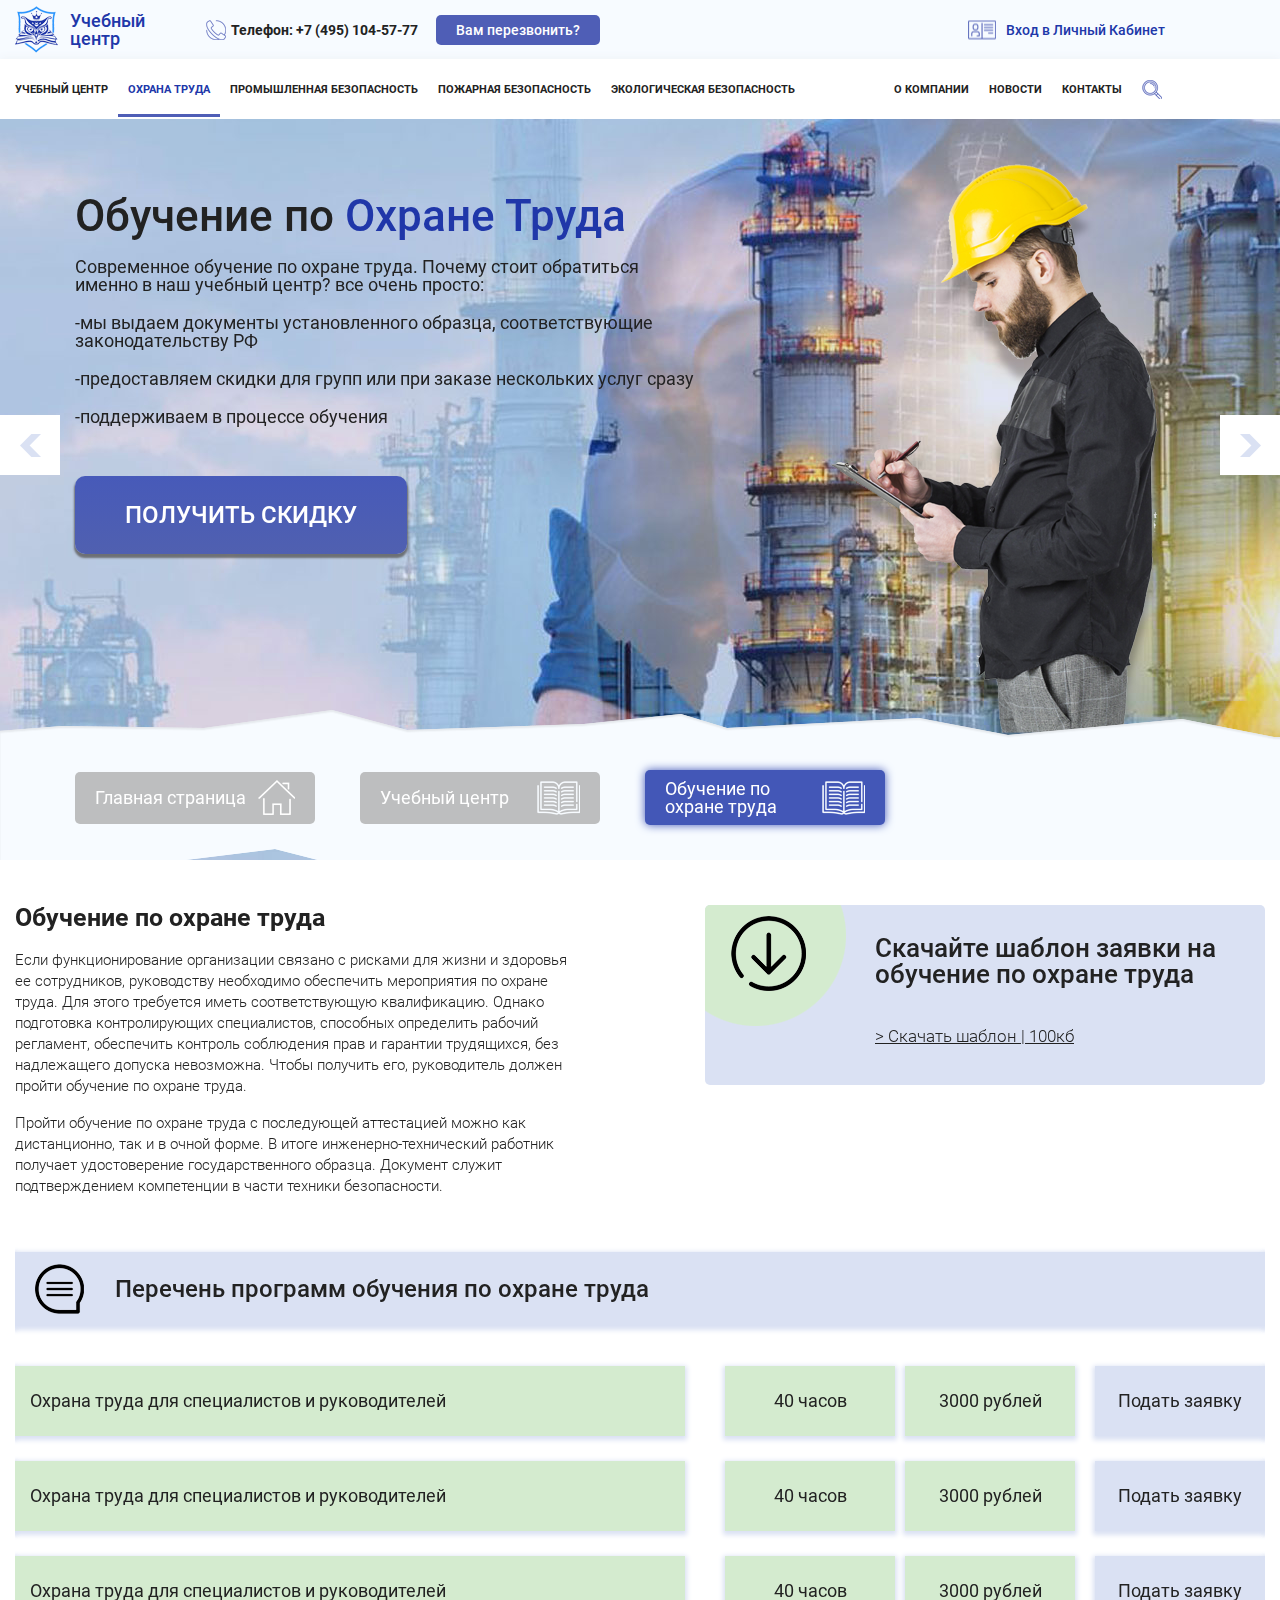
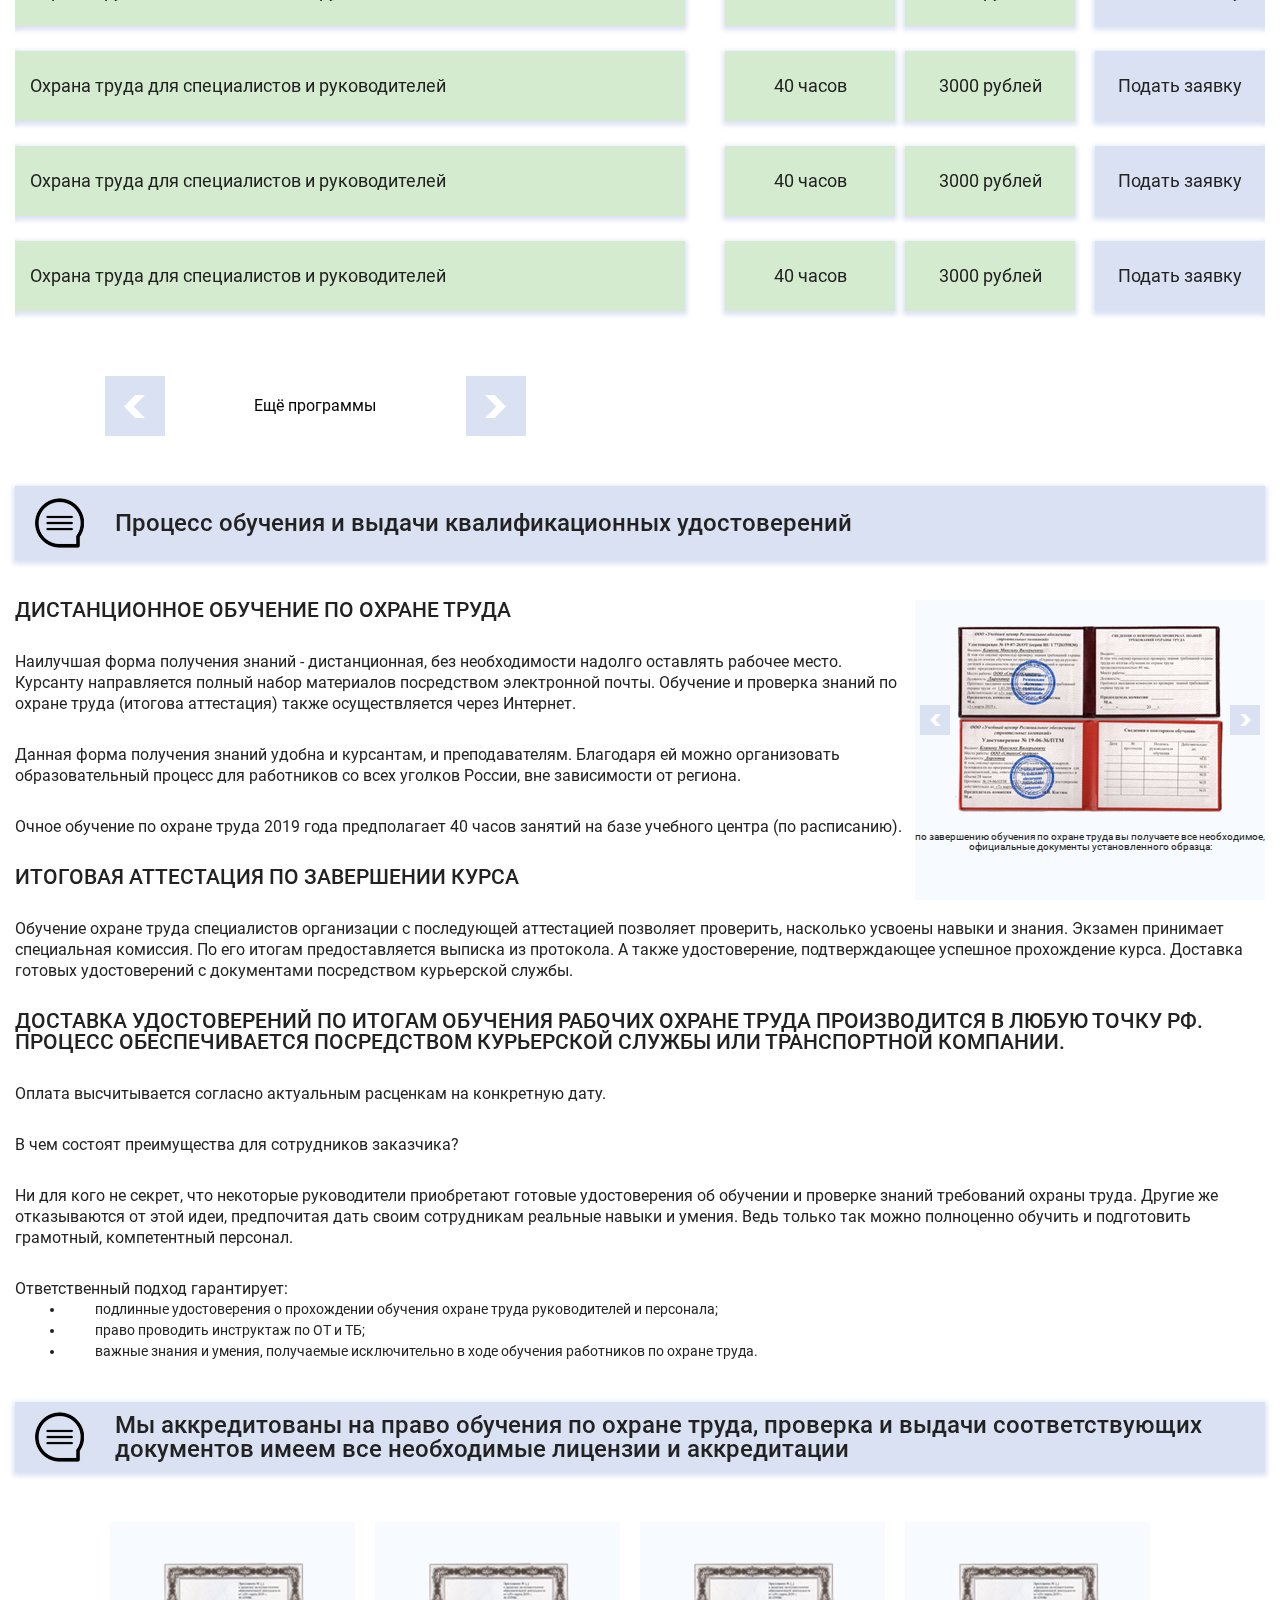
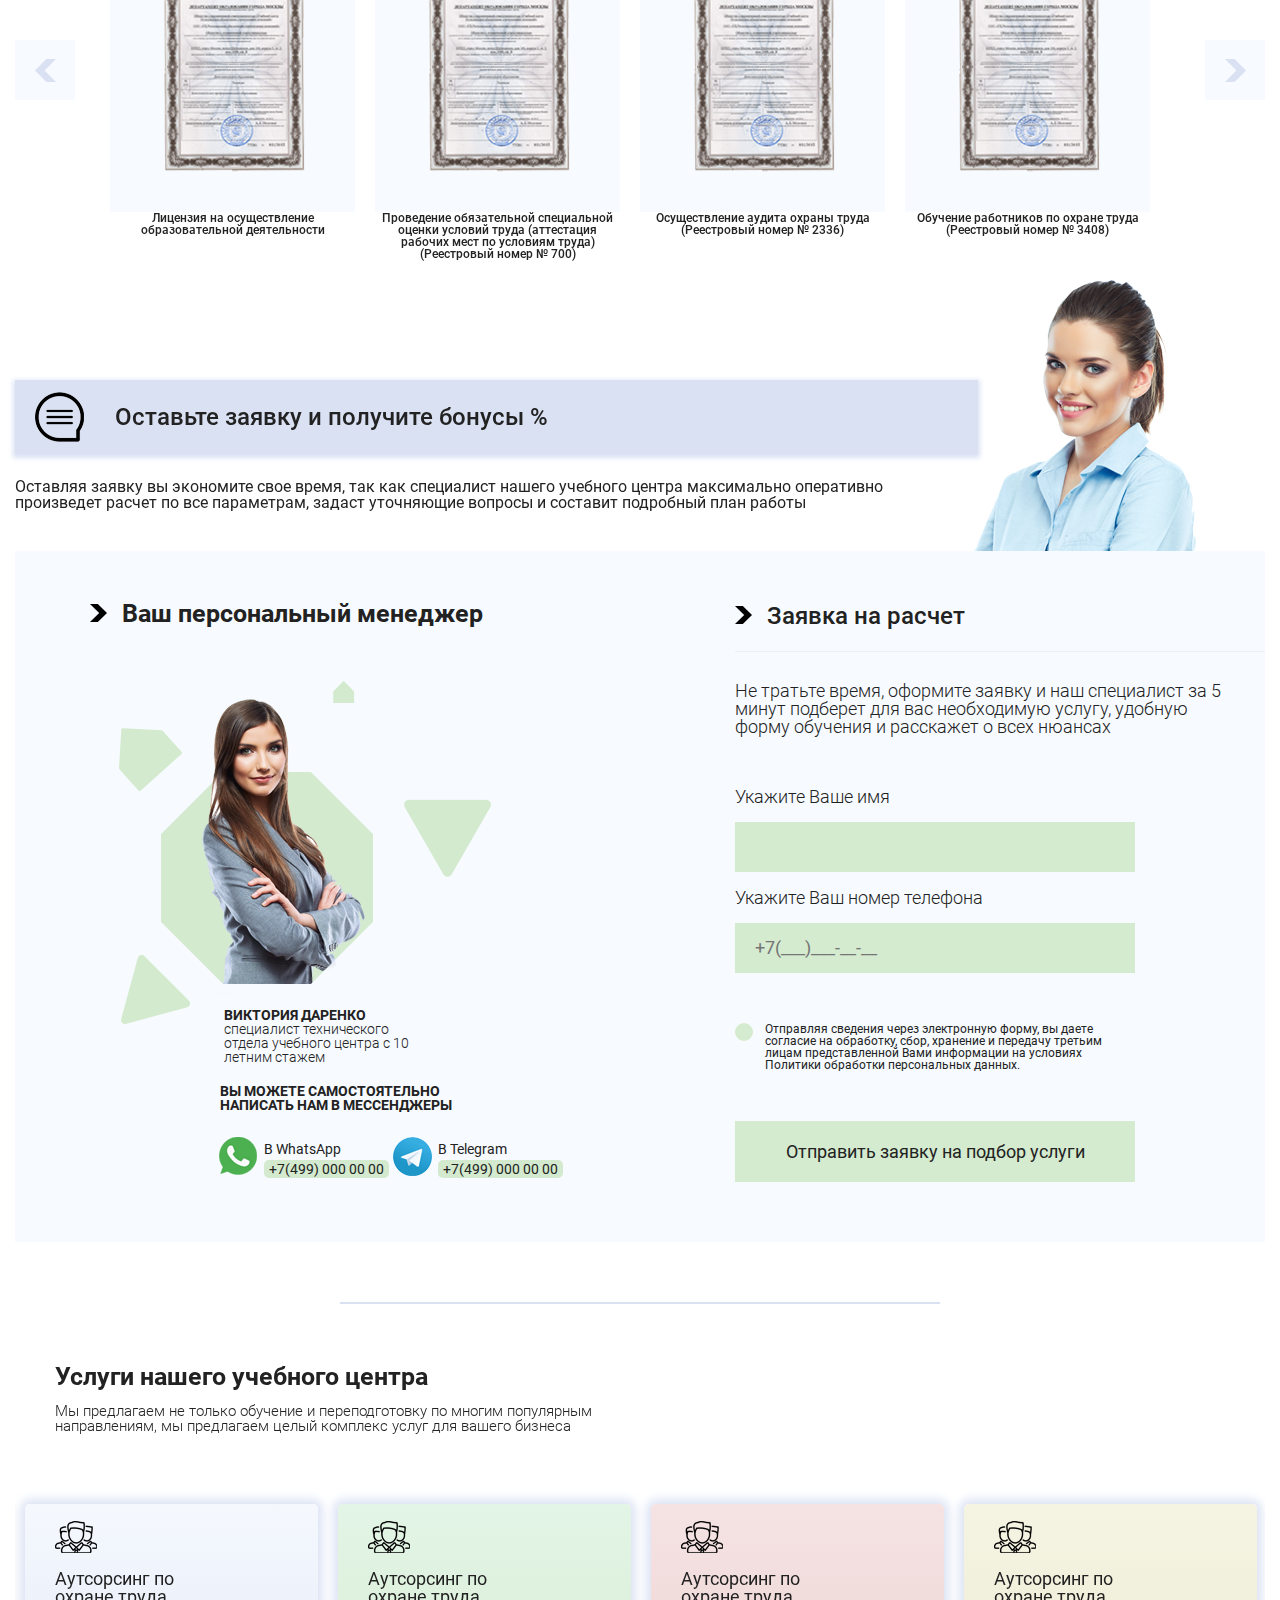
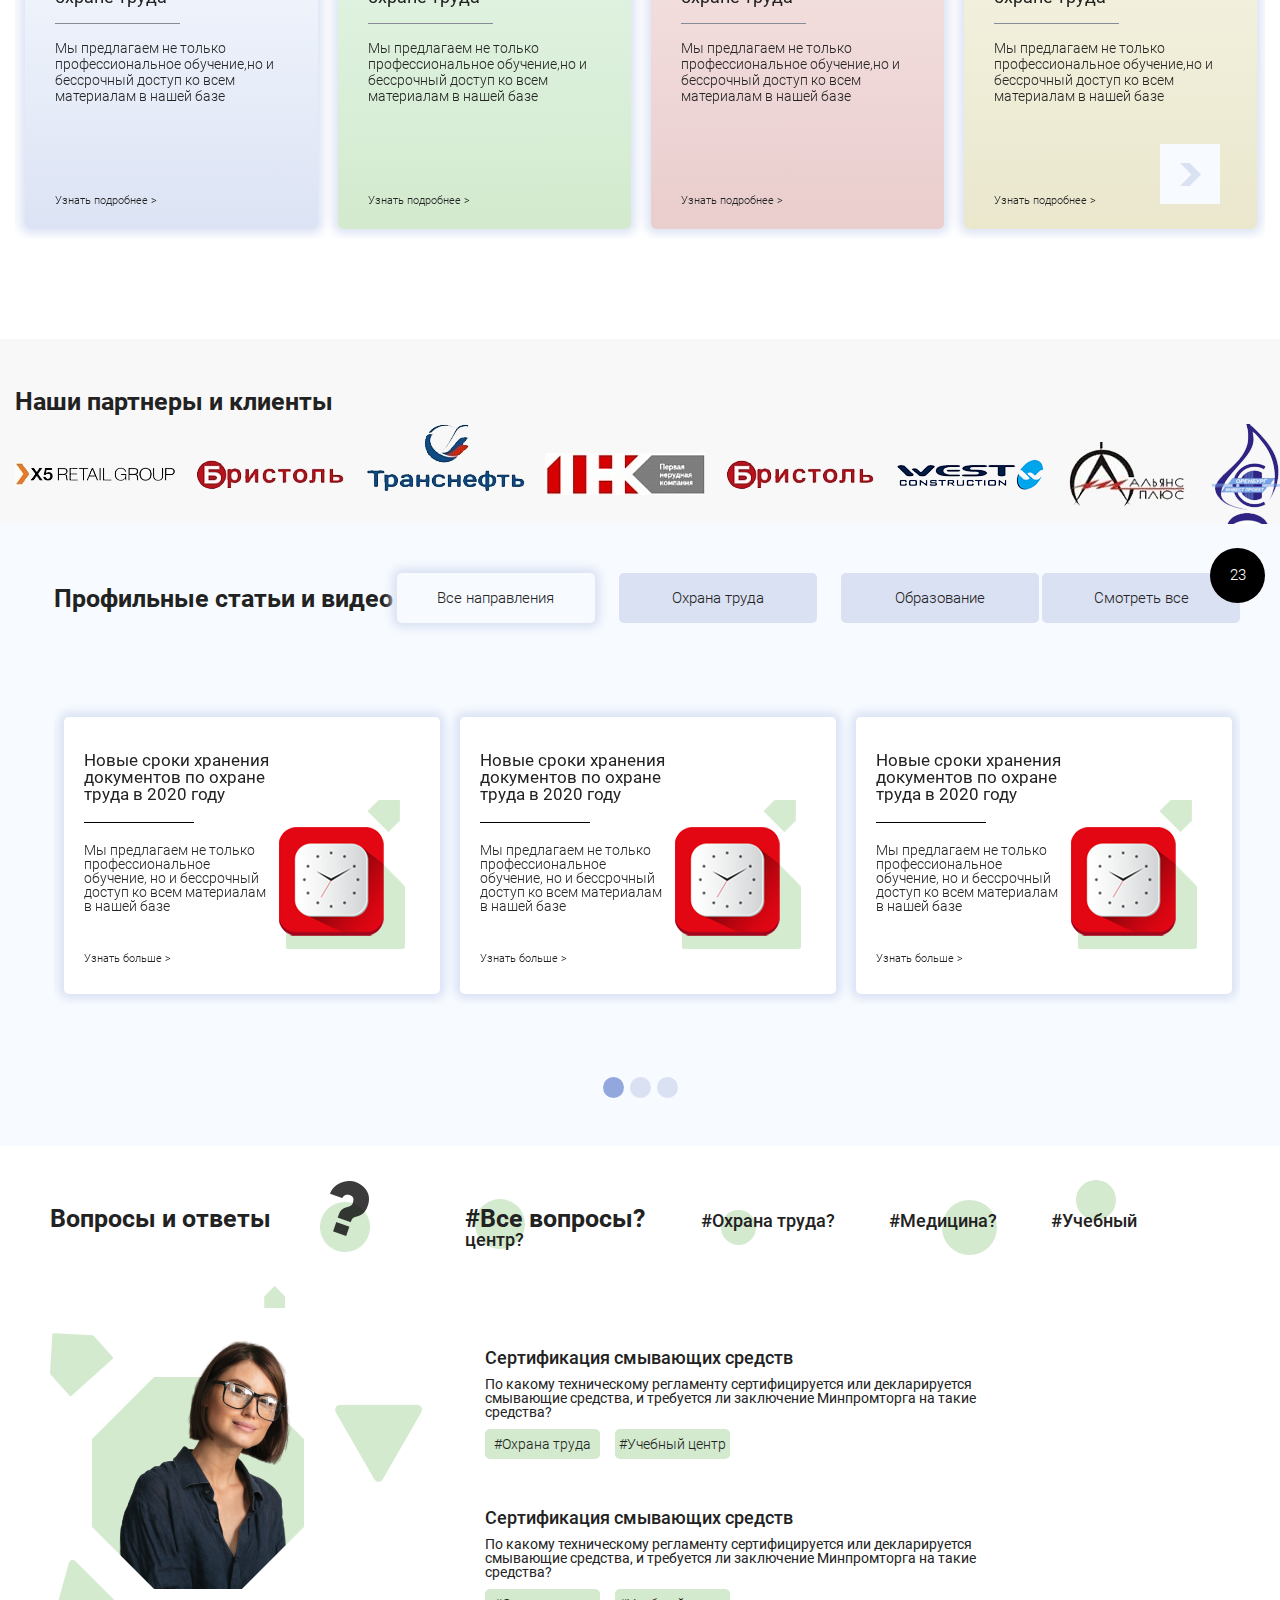
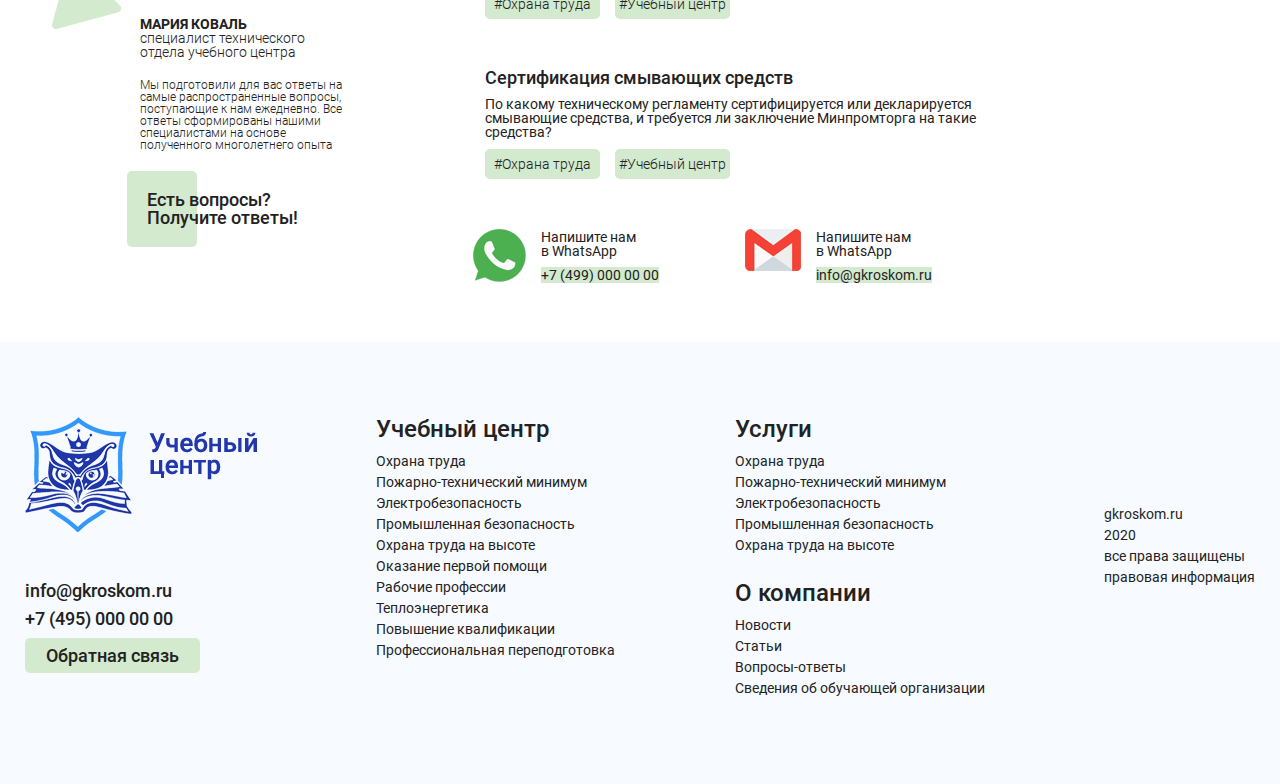
<file: service.html>
<!DOCTYPE html>
<html lang="ru">
<head>
  <meta charset="UTF-8">
  <meta name="viewport" content="width=device-width, initial-scale=1.0">
  <title>Обучение по охране труда - дистанционно</title>
  <link rel="stylesheet" type="text/css" href="css/reset.css">
  <link rel="stylesheet" type="text/css" href="css/slick.css"/>
  <link rel="stylesheet" type="text/css" href="css/style.css">

</head>
<body>
<header class="header bg-purple">
  <div class="container header__container">
    <a href="index.html" class="logo header__logo">
      <div class="logo__container">
        <div class="logo__icon">
          <img src="./img/header/logo-icon.png" alt="Логотип">
        </div>
        <div class="logo__text">Учебный центр</div>
      </div>
    </a>
    <div class="contacts header__contacts">
      <div class="contacts__container">
        <div class="contacts__phone"><span class="contacts__text">Телефон:</span> <a href="tel:74951045777">+7 (495) 104-57-77</a></div>
        <a href="#call" class="button contacts__button">Вам перезвонить?</a>
      </div>
    </div>
    <div class="auth header__auth">
      <div class="auth__container">
        <a href="#auth" class="button auth__button">Вход <span class="auth__button-text">в Личный Кабинет</span></a>
      </div>
    </div>
  </div>
</header>
<nav class="navigation">
  <div class="container navigation__container">
    <button class="pages-navigation__btn"><span class="pages-navigation__btn-brg"></span></button>
    <div class="pages navigation__item">
      <div class="pages__wrapper">  
        <a class="navigation__link" href="learn-center.html">Учебный центр</a>
        <a class="navigation__link navigation__link--active" href="service.html">Охрана Труда</a>
        <a class="navigation__link" href="index.html">Промышленная Безопасность</a>
        <a class="navigation__link" href="#">Пожарная Безопасность</a>
        <a class="navigation__link" href="#">Экологическая Безопасность</a>
      </div>
      <div class="blur"></div>
    </div>
    <div class="static navigation__item">
      <div class="static__wrapper">
        <a class="navigation__link" href="#">О&nbsp;компании</a>
        <a class="navigation__link" href="#">Новости</a>
        <a class="navigation__link" href="#">Контакты</a>
        <a class="navigation__link nav__search-link" href="#">
          <img src="./img/header/search-icon.png" alt="Поиск" class="nav__search--icon">
        </a>
      </div>
    </div>
  </div>
</nav>

<main class="main">
  <section class="main-header main-header-service-bg">
    <div class="container">
      <div class="main-header-slider">
        <div class="main-header-block">
          <div class="main-header-left-block">
            <h1 class="main-header-left-block__title main-header-left-block__title--service-page">Обучение по
              <span class="main-header-left-block__title_blue">Охране Труда</span>
            </h1>
            <p class="main-header-left-block__subtitle main-header-left-block__subtitle-servicePage">Современное обучение по охране труда. Почему стоит обратиться именно в наш учебный центр? все очень просто:
              <span class="main-header-left-block__subtitle-items">
                -мы выдаем документы установленного образца, соответствующие  законодательству РФ
              </span>
              <span class="main-header-left-block__subtitle-items">
                -предоставляем скидки для групп или при заказе нескольких услуг сразу
              </span>
              <span class="main-header-left-block__subtitle-items">
                -поддерживаем в процессе обучения
              </span>
            </p>

            <button class="main-header-left-block__btn btn">ПОЛУЧИТЬ СКИДКУ</button>
          </div>
          <div class="main-header-right-block">
            <div class="main-header-right-block__img-content">
              <img src="img/learn-page/foto.png" alt="" class="main-header-right-block__img">
            </div>
          </div>
        </div>
        <div class="main-header-block">
          <div class="main-header-left-block">
            <h1 class="main-header-left-block__title main-header-left-block__title--service-page">Обучение по
              <span class="main-header-left-block__title_blue">Охране Труда</span>
            </h1>
            <p class="main-header-left-block__subtitle main-header-left-block__subtitle-servicePage">Современное обучение по охране труда. Почему стоит обратиться именно в наш учебный центр? все очень просто:
              <span class="main-header-left-block__subtitle-items">
                -мы выдаем документы установленного образца, соответствующие  законодательству РФ
              </span>
              <span class="main-header-left-block__subtitle-items">
                -предоставляем скидки для групп или при заказе нескольких услуг сразу
              </span>
              <span class="main-header-left-block__subtitle-items">
                -поддерживаем в процессе обучения
              </span>
            </p>

            <button class="main-header-left-block__btn btn">ПОЛУЧИТЬ СКИДКУ</button>
          </div>
          <div class="main-header-right-block">
            <div class="main-header-right-block__img-content">
              <img src="img/learn-page/foto.png" alt="" class="main-header-right-block__img">
            </div>
          </div>
        </div>
        <div class="main-header-block">
          <div class="main-header-left-block">
            <h1 class="main-header-left-block__title main-header-left-block__title--service-page">Обучение по
              <span class="main-header-left-block__title_blue">Охране Труда</span>
            </h1>
            <p class="main-header-left-block__subtitle main-header-left-block__subtitle-servicePage">Современное обучение по охране труда. Почему стоит обратиться именно в наш учебный центр? все очень просто:
              <span class="main-header-left-block__subtitle-items">
                -мы выдаем документы установленного образца, соответствующие  законодательству РФ
              </span>
              <span class="main-header-left-block__subtitle-items">
                -предоставляем скидки для групп или при заказе нескольких услуг сразу
              </span>
              <span class="main-header-left-block__subtitle-items">
                -поддерживаем в процессе обучения
              </span>
            </p>

            <button class="main-header-left-block__btn btn">ПОЛУЧИТЬ СКИДКУ</button>
          </div>
          <div class="main-header-right-block">
            <div class="main-header-right-block__img-content">
              <img src="img/learn-page/foto.png" alt="" class="main-header-right-block__img">
            </div>
          </div>
        </div>
      </div>
    </div>
    <button class="main-header-block__btn-left"></button>
    <button class="main-header-block__btn-right"></button>

  </section>
  <section class="main-content learn-page__position service-page--padding">
    <div class="container">
      <div class="main-content-tabs main-content-tabs--relative">
        <a href="index.html" class="main-content-tabs__tab main-content-tabs__tab-home">Главная страница</a>
        <a href="learn-center.html" class="main-content-tabs__tab main-content-tabs__tab-center">Учебный центр</a>
        <a href="service.html" class="main-content-tabs__tab main-content-tabs__tab-center-service main-content-tabs__tab-active">Обучение по <br>охране труда</a>
      </div>
      <div class="main-learn-service">
        <div class="main-learn-service__left-col main-learn-service__left-col--service-page">
          <h3 class="main-learn-service__left-title">Обучение по охране труда</h3>
          <p class="main-learn-service__left-title-text">Если функционирование организации связано с рисками для жизни и здоровья ее сотрудников, руководству необходимо обеспечить мероприятия по охране труда. Для этого требуется иметь соответствующую квалификацию. Однако подготовка контролирующих специалистов, способных определить рабочий регламент, обеспечить контроль соблюдения прав и гарантии трудящихся, без надлежащего допуска невозможна. Чтобы получить его, руководитель должен пройти обучение по охране труда.</p><br>
          <p class="main-learn-service__left-title-text">Пройти обучение по охране труда с последующей аттестацией можно как дистанционно, так и в очной форме. В итоге инженерно-технический работник получает удостоверение государственного образца. Документ служит подтверждением компетенции в части техники безопасности.</p>
        </div>
        <div class="main-learn-service__right-col main-learn-service__right-col--service-page">
          <a href="#" class="main-learn-service__video-btn main-learn-service__download-btn" download="#"></a>
          <h3 class="main-learn-service__right-title">Скачайте шаблон заявки на обучение по охране труда</h3>
          <a class="main-learn-service__right-title-text main-learn-service__right-title-link" download="#"> > Скачать шаблон | 100кб</a>
        </div>
      </div>
      <div class="learn-center-slider">
        <div class="learn-center learn-center--service-page">
          <div class="learn-center-list-programs">
            <h3 class="learn-center-list-programs__title">Перечень программ обучения по охране труда</h3>
            <div class="learn-center-list__items">
              <div class="learn-center-list__item">
                <span class="learn-center-list__item-title">Охрана труда для специалистов и руководителей</span>
                <span class="learn-center-list__item-time">40 часов</span>
                <span class="learn-center-list__item-price">3000 рублей</span>
                <a href="#" class="learn-center-list__item__btn">Подать заявку</a>
              </div>
              <div class="learn-center-list__item">
                <span class="learn-center-list__item-title">Охрана труда для специалистов и руководителей</span>
                <span class="learn-center-list__item-time">40 часов</span>
                <span class="learn-center-list__item-price">3000 рублей</span>
                <a href="#" class="learn-center-list__item__btn">Подать заявку</a>
              </div>
              <div class="learn-center-list__item">
                <span class="learn-center-list__item-title">Охрана труда для специалистов и руководителей</span>
                <span class="learn-center-list__item-time">40 часов</span>
                <span class="learn-center-list__item-price">3000 рублей</span>
                <a href="#" class="learn-center-list__item__btn">Подать заявку</a>
              </div>
              <div class="learn-center-list__item">
                <span class="learn-center-list__item-title">Охрана труда для специалистов и руководителей</span>
                <span class="learn-center-list__item-time">40 часов</span>
                <span class="learn-center-list__item-price">3000 рублей</span>
                <a href="#" class="learn-center-list__item__btn">Подать заявку</a>
              </div>
              <div class="learn-center-list__item">
                <span class="learn-center-list__item-title">Охрана труда для специалистов и руководителей</span>
                <span class="learn-center-list__item-time">40 часов</span>
                <span class="learn-center-list__item-price">3000 рублей</span>
                <a href="#" class="learn-center-list__item__btn">Подать заявку</a>
              </div>
              <div class="learn-center-list__item">
                <span class="learn-center-list__item-title">Охрана труда для специалистов и руководителей</span>
                <span class="learn-center-list__item-time">40 часов</span>
                <span class="learn-center-list__item-price">3000 рублей</span>
                <a href="#" class="learn-center-list__item__btn">Подать заявку</a>
              </div>
            </div>
          </div>
        </div>
        <div class="learn-center learn-center--service-page">
          <div class="learn-center-list-programs">
            <h3 class="learn-center-list-programs__title">Перечень программ обучения по охране труда</h3>
            <div class="learn-center-list__items">
              <div class="learn-center-list__item">
                <span class="learn-center-list__item-title">Охрана труда для специалистов и руководителей</span>
                <span class="learn-center-list__item-time">40 часов</span>
                <span class="learn-center-list__item-price">3000 рублей</span>
                <a href="#" class="learn-center-list__item__btn">Подать заявку</a>
              </div>
              <div class="learn-center-list__item">
                <span class="learn-center-list__item-title">Охрана труда для специалистов и руководителей</span>
                <span class="learn-center-list__item-time">40 часов</span>
                <span class="learn-center-list__item-price">3000 рублей</span>
                <a href="#" class="learn-center-list__item__btn">Подать заявку</a>
              </div>
              <div class="learn-center-list__item">
                <span class="learn-center-list__item-title">Охрана труда для специалистов и руководителей</span>
                <span class="learn-center-list__item-time">40 часов</span>
                <span class="learn-center-list__item-price">3000 рублей</span>
                <a href="#" class="learn-center-list__item__btn">Подать заявку</a>
              </div>
              <div class="learn-center-list__item">
                <span class="learn-center-list__item-title">Охрана труда для специалистов и руководителей</span>
                <span class="learn-center-list__item-time">40 часов</span>
                <span class="learn-center-list__item-price">3000 рублей</span>
                <a href="#" class="learn-center-list__item__btn">Подать заявку</a>
              </div>
              <div class="learn-center-list__item">
                <span class="learn-center-list__item-title">Охрана труда для специалистов и руководителей</span>
                <span class="learn-center-list__item-time">40 часов</span>
                <span class="learn-center-list__item-price">3000 рублей</span>
                <a href="#" class="learn-center-list__item__btn">Подать заявку</a>
              </div>
              <div class="learn-center-list__item">
                <span class="learn-center-list__item-title">Охрана труда для специалистов и руководителей</span>
                <span class="learn-center-list__item-time">40 часов</span>
                <span class="learn-center-list__item-price">3000 рублей</span>
                <a href="#" class="learn-center-list__item__btn">Подать заявку</a>
              </div>
            </div>
          </div>
        </div>
        <div class="learn-center learn-center--service-page">
          <div class="learn-center-list-programs">
            <h3 class="learn-center-list-programs__title">Перечень программ обучения по охране труда</h3>
            <div class="learn-center-list__items">
              <div class="learn-center-list__item">
                <span class="learn-center-list__item-title">Охрана труда для специалистов и руководителей</span>
                <span class="learn-center-list__item-time">40 часов</span>
                <span class="learn-center-list__item-price">3000 рублей</span>
                <a href="#" class="learn-center-list__item__btn">Подать заявку</a>
              </div>
              <div class="learn-center-list__item">
                <span class="learn-center-list__item-title">Охрана труда для специалистов и руководителей</span>
                <span class="learn-center-list__item-time">40 часов</span>
                <span class="learn-center-list__item-price">3000 рублей</span>
                <a href="#" class="learn-center-list__item__btn">Подать заявку</a>
              </div>
              <div class="learn-center-list__item">
                <span class="learn-center-list__item-title">Охрана труда для специалистов и руководителей</span>
                <span class="learn-center-list__item-time">40 часов</span>
                <span class="learn-center-list__item-price">3000 рублей</span>
                <a href="#" class="learn-center-list__item__btn">Подать заявку</a>
              </div>
              <div class="learn-center-list__item">
                <span class="learn-center-list__item-title">Охрана труда для специалистов и руководителей</span>
                <span class="learn-center-list__item-time">40 часов</span>
                <span class="learn-center-list__item-price">3000 рублей</span>
                <a href="#" class="learn-center-list__item__btn">Подать заявку</a>
              </div>
              <div class="learn-center-list__item">
                <span class="learn-center-list__item-title">Охрана труда для специалистов и руководителей</span>
                <span class="learn-center-list__item-time">40 часов</span>
                <span class="learn-center-list__item-price">3000 рублей</span>
                <a href="#" class="learn-center-list__item__btn">Подать заявку</a>
              </div>
              <div class="learn-center-list__item">
                <span class="learn-center-list__item-title">Охрана труда для специалистов и руководителей</span>
                <span class="learn-center-list__item-time">40 часов</span>
                <span class="learn-center-list__item-price">3000 рублей</span>
                <a href="#" class="learn-center-list__item__btn">Подать заявку</a>
              </div>
            </div>
          </div>
        </div>
      </div>
      
      <div class="main-content-buttons main-content-buttons_learn-page">
        <button class="main-content-buttons__btn-left main-content-buttons__btn-left--service-page"></button>
        <span class="main-content-buttons__txt main-content-buttons__txt--service-page">Ещё программы</span>
        <button class="main-content-buttons__btn-right main-content-buttons__btn-right--service-page"></button>
      </div>
      <h3 class="learn-center-list-programs__title">Процесс обучения и выдачи квалификационных удостоверений</h3>
      <div class="main-content-distance-learn">
        <div class="main-content-distance-learn__right-col">
          <figure class="main-content-distance-learn-slide">
            <img src="img/service-page/slide-img.png" alt="picture" class="main-content-distance-learn-slide__img">
            <figcaption class="main-content-distance-learn-slide__title">по завершению обучения по охране труда вы получаете все необходимое, официальные документы установленного образца:</figcaption>
          </figure>
          <button class="main-content-distance-learn-slide__btn-left"></button>
          <button class="main-content-distance-learn-slide__btn-right"></button>
        </div>
        <div class="main-content-distance-learn__left-col">
          <h3 class="main-content-distance-learn__title">Дистанционное обучение по охране труда</h3>
          <p class="main-content-distance-learn__text main-content-distance-learn__text--heading">Наилучшая форма получения знаний - дистанционная, без необходимости надолго оставлять рабочее место. Курсанту направляется полный набор материалов посредством электронной почты. Обучение и проверка знаний по охране труда (итогова аттестация) также осуществляется  через Интернет.</p>
          <p class="main-content-distance-learn__text main-content-distance-learn__text--heading">Данная форма получения знаний удобна и курсантам, и преподавателям. Благодаря ей можно организовать образовательный процесс для работников со всех уголков России, вне зависимости от региона.</p>
          <p class="main-content-distance-learn__text">Очное обучение по охране труда 2019 года предполагает 40 часов занятий на базе учебного центра (по расписанию).</p>
          <h3 class="main-content-distance-learn__title">Итоговая аттестация по завершении курса</h3>
          <p class="main-content-distance-learn__text">Обучение охране труда специалистов организации с последующей аттестацией позволяет проверить, насколько усвоены навыки и знания. Экзамен принимает специальная комиссия. По его итогам предоставляется выписка из протокола. А также удостоверение, подтверждающее успешное прохождение курса.
            Доставка готовых удостоверений с документами посредством курьерской службы.</p>
          <h3 class="main-content-distance-learn__title">Доставка удостоверений по итогам обучения рабочих охране труда производится в любую точку РФ. Процесс обеспечивается посредством курьерской службы или транспортной компании. </h3>
          <p class="main-content-distance-learn__text">Оплата высчитывается согласно актуальным расценкам на конкретную дату.</p>
          <p class="main-content-distance-learn__text">В чем состоят преимущества для сотрудников заказчика?</p>
          <p class="main-content-distance-learn__text">Ни для кого не секрет, что некоторые руководители приобретают готовые удостоверения об обучении и проверке знаний требований охраны труда. Другие же отказываются от этой идеи, предпочитая дать своим сотрудникам реальные навыки и умения. Ведь только так можно полноценно обучить и подготовить грамотный, компетентный персонал.</p>
          <p class="main-content-distance-learn__text main-content-distance-learn__text--list">Ответственный подход гарантирует:</p>
          <ul>
            <li class="main-content-distance-learn__list-text">подлинные удостоверения о прохождении обучения охране труда руководителей и персонала;</li>
            <li class="main-content-distance-learn__list-text">право проводить инструктаж по ОТ и ТБ;</li>
            <li class="main-content-distance-learn__list-text">важные знания и умения, получаемые исключительно в ходе обучения работников по охране труда.</li>
          </ul>
        </div>
      </div>
      <h3 class="learn-center-list-programs__title learn-center-list-programs__title--diploma">Мы аккредитованы на право обучения по охране труда, проверка и выдачи соответствующих документов имеем все необходимые лицензии и аккредитации</h3>
      <div class="learn-center-list-diploma">
        <div class="learn-center-list-diploma__card">
          <div class="learn-center-list-diploma__card-bg"><img src="img/service-page/diploma.png" alt="picture" class="learn-center-list-diploma__card-img"></div>
          <h3 class="learn-center-list-diploma__card-title">Лицензия на осуществление образовательной деятельности</h3>
        </div>
        <div class="learn-center-list-diploma__card">
          <div class="learn-center-list-diploma__card-bg"><img src="img/service-page/diploma.png" alt="picture" class="learn-center-list-diploma__card-img"></div>
          <h3 class="learn-center-list-diploma__card-title">Проведение обязательной специальной оценки условий труда (аттестация рабочих мест по условиям труда) (Реестровый номер № 700)</h3>
        </div>
        <div class="learn-center-list-diploma__card">
          <div class="learn-center-list-diploma__card-bg"><img src="img/service-page/diploma.png" alt="picture" class="learn-center-list-diploma__card-img"></div>
          <h3 class="learn-center-list-diploma__card-title">Осуществление аудита охраны труда (Реестровый номер № 2336)</h3>
        </div>
        <div class="learn-center-list-diploma__card">
          <div class="learn-center-list-diploma__card-bg"><img src="img/service-page/diploma.png" alt="picture" class="learn-center-list-diploma__card-img"></div>
          <h3 class="learn-center-list-diploma__card-title">Обучение работников по охране труда (Реестровый номер № 3408)</h3>
        </div>
        <button class="learn-center-list-diploma__btn-left"></button>
        <button class="learn-center-list-diploma__btn-right"></button>
      </div>
      <div class="learn-center-list-programs-manager">
        <h3 class="learn-center-list-programs__title learn-center-list-programs-manager__title">Оставьте заявку и получите бонусы %</h3>
        <img src="img/learn-page/learn-center-info__foto.png" alt="picture" class="learn-center-list-programs__subtitle-img">
        <p class="learn-center-list-programs__subtitle">Оставляя заявку вы экономите свое время, так как специалист нашего учебного центра максимально оперативно произведет расчет по все параметрам, задаст уточняющие вопросы и составит подробный план работы
        </p>
      </div>
      <div class="learn-center-info learn-center-manager">
        <div class="learn-center-info__left-col">
          <aside class="main-answers-left main-answers-left__manager">
            <h3 class="main-answers-left__title main-answers-left__title-manager">Ваш персональный менеджер</h3>
            <figure class="main-answers-img-block">
              <img src="img/service-page/meneger-foto.png" alt="picture" class="main-answers-left__img main-answers-left__img-manager">
              <figcaption class="main-answers-left__img-caption main-answers-left__img-caption--manager">ВИКТОРИЯ ДАРЕНКО<p class="main-answers-left__img-caption_text">специалист технического отдела учебного центра с 10 летним стажем</p></figcaption>
            </figure>
            <p class="main-answers-left__text main-answers-left__text--manager">Вы можете самостоятельно написать нам в мессенджеры</p>
            <div class="main-answers-left__answer--manager">
              <a class="main-answers-left__answer-whatsapp">В WhatsApp
                <span class="main-answers-left__answer-whatsapp-num">+7(499) 000 00 00</span>
              </a>
              <a class="main-answers-left__answer-telegram">В Telegram
                <span class="main-answers-left__answer-whatsapp-num">+7(499) 000 00 00</span>
              </a>
            </div>
          </aside>
        </div>
        <div class="learn-center-info__right-col">
          <form class="learn-center-info__form learn-center-info__form--service-page">
            <h3 class="learn-center-info__form-title">Заявка на расчет</h3>
            <p class="learn-center-info__form-text">Не тратьте время, оформите заявку и наш специалист за 5 минут подберет для вас необходимую услугу, удобную форму обучения и расскажет о всех нюансах</p>
            <label for="name3" class="learn-center-info__form-label">Укажите Ваше имя
              <br><input type="text" id="name3" class="learn-center-info__form-input-text form-input">
            </label>
            <label for="phone2" class="learn-center-info__form-label">Укажите Ваш номер телефона
              <br><input type="text" id="phone2" class="learn-center-info__form-input-tel form-input" placeholder="+7(___)___-__-__">
            </label>
            <a href="#" class="learn-center-info__form-checkbox-link">Отправляя сведения через электронную форму, вы даете согласие на обработку, сбор, хранение и передачу третьим лицам представленной Вами информации на условиях Политики обработки персональных данных.</a>
            <button type="submit" class="learn-center-info__form-btn learn-center-info__form-btn--manager">Отправить заявку на подбор услуги</button>
          </form>
        </div>
      </div>
      <div class="border-block"><div class="border"></div></div>
      <div class="main-content-cards-block__manager">
        <h3 class="main-content-cards__title">Услуги нашего учебного центра</h3>
        <p class="main-content-cards__subtitle">Мы предлагаем не только обучение и переподготовку по многим популярным направлениям, мы предлагаем целый комплекс услуг для вашего бизнеса</p>
        <div class="main-content-cards-block main-content-cards-block-slider">
          <div class="main-content-card main-content-card--blue">
            <img src="img/main/card-icon.png" alt="picture" class="main-content-card__icon">
            <h3 class="main-content-card__title">Аутсорсинг по охране труда</h3>
            <p class="main-content-card__text">Мы предлагаем не только профессиональное обучение,но и бессрочный доступ ко всем материалам в нашей базе</p>
            <a href="#" class="main-content-card__more">Узнать подробнее ></a>
          </div>
          <div class="main-content-card main-content-card--green">
            <img src="img/main/card-icon.png" alt="picture" class="main-content-card__icon">
            <h3 class="main-content-card__title">Аутсорсинг по охране труда</h3>
            <p class="main-content-card__text">Мы предлагаем не только профессиональное обучение,но и бессрочный доступ ко всем материалам в нашей базе</p>
            <a href="#" class="main-content-card__more">Узнать подробнее ></a>
          </div>
          <div class="main-content-card main-content-card--red">
            <img src="img/main/card-icon.png" alt="picture" class="main-content-card__icon">
            <h3 class="main-content-card__title">Аутсорсинг по охране труда</h3>
            <p class="main-content-card__text">Мы предлагаем не только профессиональное обучение,но и бессрочный доступ ко всем материалам в нашей базе</p>
            <a href="#" class="main-content-card__more">Узнать подробнее ></a>
          </div>
          <div class="main-content-card main-content-card--yellow">
            <img src="img/main/card-icon.png" alt="picture" class="main-content-card__icon">
            <h3 class="main-content-card__title">Аутсорсинг по охране труда</h3>
            <p class="main-content-card__text">Мы предлагаем не только профессиональное обучение,но и бессрочный доступ ко всем материалам в нашей базе</p>
            <a href="#" class="main-content-card__more">Узнать подробнее ></a>
          </div>
          <div class="main-content-card main-content-card--blue">
            <img src="img/main/card-icon.png" alt="picture" class="main-content-card__icon">
            <h3 class="main-content-card__title">Аутсорсинг по охране труда</h3>
            <p class="main-content-card__text">Мы предлагаем не только профессиональное обучение,но и бессрочный доступ ко всем материалам в нашей базе</p>
            <a href="#" class="main-content-card__more">Узнать подробнее ></a>
          </div>
          <div class="main-content-card main-content-card--green">
            <img src="img/main/card-icon.png" alt="picture" class="main-content-card__icon">
            <h3 class="main-content-card__title">Аутсорсинг по охране труда</h3>
            <p class="main-content-card__text">Мы предлагаем не только профессиональное обучение,но и бессрочный доступ ко всем материалам в нашей базе</p>
            <a href="#" class="main-content-card__more">Узнать подробнее ></a>
          </div>
          <div class="main-content-card main-content-card--red">
            <img src="img/main/card-icon.png" alt="picture" class="main-content-card__icon">
            <h3 class="main-content-card__title">Аутсорсинг по охране труда</h3>
            <p class="main-content-card__text">Мы предлагаем не только профессиональное обучение,но и бессрочный доступ ко всем материалам в нашей базе</p>
            <a href="#" class="main-content-card__more">Узнать подробнее ></a>
          </div>
          <div class="main-content-card main-content-card--yellow">
            <img src="img/main/card-icon.png" alt="picture" class="main-content-card__icon">
            <h3 class="main-content-card__title">Аутсорсинг по охране труда</h3>
            <p class="main-content-card__text">Мы предлагаем не только профессиональное обучение,но и бессрочный доступ ко всем материалам в нашей базе</p>
            <a href="#" class="main-content-card__more">Узнать подробнее ></a>
          </div>
        </div>
        <button class="main-content-cards-block__btn-right"></button>
      </div>
    </div>
  </section>
  <section class="main-articles">
    <div class="main-articles-logo-box">
      <div class="container">
        <h3 class="main-articles_title main-articles_title-learn-page">Наши партнеры и клиенты</h3>
        <div class="main-articles-heading__logos">
          <a href="#" class="main-articles-heading__logo-link">
            <img src="img/learn-page/logos/1.png" alt="logo" class="main-articles-heading__logo-img">
          </a>
          <a href="#" class="main-articles-heading__logo-link">
            <img src="img/learn-page/logos/2.png" alt="logo" class="main-articles-heading__logo-img">
          </a>
          <a href="#" class="main-articles-heading__logo-link">
            <img src="img/learn-page/logos/3.png" alt="logo" class="main-articles-heading__logo-img">
          </a>
          <a href="#" class="main-articles-heading__logo-link">
            <img src="img/learn-page/logos/4.png" alt="logo" class="main-articles-heading__logo-img">
          </a>
          <a href="#" class="main-articles-heading__logo-link">
            <img src="img/learn-page/logos/5.png" alt="logo" class="main-articles-heading__logo-img">
          </a>
          <a href="#" class="main-articles-heading__logo-link">
            <img src="img/learn-page/logos/6.png" alt="logo" class="main-articles-heading__logo-img">
          </a>
          <a href="#" class="main-articles-heading__logo-link">
            <img src="img/learn-page/logos/7.png" alt="logo" class="main-articles-heading__logo-img">
          </a>
          <a href="#" class="main-articles-heading__logo-link">
            <img src="img/learn-page/logos/8.png" alt="logo" class="main-articles-heading__logo-img">
          </a>
        </div>
      </div>
    </div>
    <div class="container">

      <div class="main-articles-heading">
        <h3 class="main-articles_title">Профильные статьи и видео</h3>
        <div class="main-articles-buttons">
          <button class="main-articles__btn main-articles__btn-active">Все направления</button>
          <button class="main-articles__btn">Охрана труда</button>
          <button class="main-articles__btn">Образование</button>
        </div>
        <a href="#" class="main-articles__btn-more">Смотреть все <span class="main-articles__btn-more_push">23</span></a>
      </div>
      <div class="main-articles-body main-articles-body-slider">
        <article class="main-article">
          <h3 class="main-article__title">Новые сроки хранения документов по охране труда в 2020 году</h3>
          <p class="main-article__subtitle">Мы предлагаем не только профессиональное обучение, но и бессрочный доступ ко всем материалам в нашей базе</p>
          <img src="img/main/article-img.png" alt="picture" class="main-article__img">
          <a href="#" class="main-article__more">Узнать больше ></a>
        </article>
        <article class="main-article">
          <h3 class="main-article__title">Новые сроки хранения документов по охране труда в 2020 году</h3>
          <p class="main-article__subtitle">Мы предлагаем не только профессиональное обучение, но и бессрочный доступ ко всем материалам в нашей базе</p>
          <img src="img/main/article-img.png" alt="picture" class="main-article__img">
          <a href="#" class="main-article__more">Узнать больше ></a>
        </article>
        <article class="main-article">
          <h3 class="main-article__title">Новые сроки хранения документов по охране труда в 2020 году</h3>
          <p class="main-article__subtitle">Мы предлагаем не только профессиональное обучение, но и бессрочный доступ ко всем материалам в нашей базе</p>
          <img src="img/main/article-img.png" alt="picture" class="main-article__img">
          <a href="#" class="main-article__more">Узнать больше ></a>
        </article>
        <article class="main-article">
          <h3 class="main-article__title">Новые сроки хранения документов по охране труда в 2020 году</h3>
          <p class="main-article__subtitle">Мы предлагаем не только профессиональное обучение, но и бессрочный доступ ко всем материалам в нашей базе</p>
          <img src="img/main/article-img.png" alt="picture" class="main-article__img">
          <a href="#" class="main-article__more">Узнать больше ></a>
        </article>
        <article class="main-article">
          <h3 class="main-article__title">Новые сроки хранения документов по охране труда в 2020 году</h3>
          <p class="main-article__subtitle">Мы предлагаем не только профессиональное обучение, но и бессрочный доступ ко всем материалам в нашей базе</p>
          <img src="img/main/article-img.png" alt="picture" class="main-article__img">
          <a href="#" class="main-article__more">Узнать больше ></a>
        </article>
        <article class="main-article">
          <h3 class="main-article__title">Новые сроки хранения документов по охране труда в 2020 году</h3>
          <p class="main-article__subtitle">Мы предлагаем не только профессиональное обучение, но и бессрочный доступ ко всем материалам в нашей базе</p>
          <img src="img/main/article-img.png" alt="picture" class="main-article__img">
          <a href="#" class="main-article__more">Узнать больше ></a>
        </article>
        <article class="main-article">
          <h3 class="main-article__title">Новые сроки хранения документов по охране труда в 2020 году</h3>
          <p class="main-article__subtitle">Мы предлагаем не только профессиональное обучение, но и бессрочный доступ ко всем материалам в нашей базе</p>
          <img src="img/main/article-img.png" alt="picture" class="main-article__img">
          <a href="#" class="main-article__more">Узнать больше ></a>
        </article>
        <article class="main-article">
          <h3 class="main-article__title">Новые сроки хранения документов по охране труда в 2020 году</h3>
          <p class="main-article__subtitle">Мы предлагаем не только профессиональное обучение, но и бессрочный доступ ко всем материалам в нашей базе</p>
          <img src="img/main/article-img.png" alt="picture" class="main-article__img">
          <a href="#" class="main-article__more">Узнать больше ></a>
        </article>
        <article class="main-article">
          <h3 class="main-article__title">Новые сроки хранения документов по охране труда в 2020 году</h3>
          <p class="main-article__subtitle">Мы предлагаем не только профессиональное обучение, но и бессрочный доступ ко всем материалам в нашей базе</p>
          <img src="img/main/article-img.png" alt="picture" class="main-article__img">
          <a href="#" class="main-article__more">Узнать больше ></a>
        </article>
      </div>
      <!-- <div class="main-articles-bullets">
        <span class="main-articles-bullets__bullet"></span>
        <span class="main-articles-bullets__bullet"></span>
        <span class="main-articles-bullets__bullet"></span>
      </div> -->
    </div>
  </section>
  <section class="main-answers">
    <div class="container">
      <div class="main-answers-block">
        <aside class="main-answers-left">
          <h3 class="main-answers-left__title">Вопросы и ответы <span class="main-answers-left__title-symbol"></span></h3>
          <figure class="main-answers-img-block">
            <img src="img/main/answers-foto.png" alt="picture" class="main-answers-left__img">
            <figcaption class="main-answers-left__img-caption">МАРИЯ КОВАЛЬ<p class="main-answers-left__img-caption_text">специалист технического отдела учебного центра</p></figcaption>
          </figure>
          <p class="main-answers-left__text">Мы подготовили для вас ответы на самые распространенные вопросы, поступающие к нам ежедневно. Все ответы сформированы нашими специалистами на основе полученного многолетнего опыта</p>
          <a href="#" class="main-answers-left__answer">
            <span class="main-answers-left__answer-text">Есть вопросы?</span>
            <span class="main-answers-left__answer-text">Получите ответы!</span>
          </a>
        </aside>
        <aside class="main-answers-right">
          <div class="main-answers-right__heading">
            <a href="#" class="main-answers-right__link main-answers-right__link-active">#Все вопросы?
              <span class="main-answers-right__link-ellipse1"></span></a>
            <a href="#" class="main-answers-right__link">#Охрана труда?<span class="main-answers-right__link-ellipse2"></span></a>
            <a href="#" class="main-answers-right__link">#Медицина?<span class="main-answers-right__link-ellipse3"></span></a>
            <a href="#" class="main-answers-right__link">#Учебный центр?<span class="main-answers-right__link-ellipse4"></span></a>
          </div>
          <div class="main-answers-right__body">
            <div class="main-answers-right__item">
              <h3 class="main-answers-right__item-title">Сертификация смывающих средств</h3>
              <p class="main-answers-right__item-subtitle">По какому техническому регламенту сертифицируется или декларируется смывающие средства, и требуется ли заключение Минпромторга на такие средства?</p>
              <div class="main-answers-right__item-links">
                <a href="#" class="main-answers-right__item-link">#Охрана труда</a>
                <a href="#" class="main-answers-right__item-link">#Учебный центр</a>
              </div>
            </div>
            <div class="main-answers-right__item">
              <h3 class="main-answers-right__item-title">Сертификация смывающих средств</h3>
              <p class="main-answers-right__item-subtitle">По какому техническому регламенту сертифицируется или декларируется смывающие средства, и требуется ли заключение Минпромторга на такие средства?</p>
              <div class="main-answers-right__item-links">
                <a href="#" class="main-answers-right__item-link">#Охрана труда</a>
                <a href="#" class="main-answers-right__item-link">#Учебный центр</a>
              </div>
            </div>
            <div class="main-answers-right__item">
              <h3 class="main-answers-right__item-title">Сертификация смывающих средств</h3>
              <p class="main-answers-right__item-subtitle">По какому техническому регламенту сертифицируется или декларируется смывающие средства, и требуется ли заключение Минпромторга на такие средства?</p>
              <div class="main-answers-right__item-links">
                <a href="#" class="main-answers-right__item-link">#Охрана труда</a>
                <a href="#" class="main-answers-right__item-link">#Учебный центр</a>
              </div>
            </div>
          </div>
          <div class="main-answers-right__contacts">
            <div class="main-answers-right__contact-block">
              <img src="img/main/whats-app-icon.png" alt="picture" class="main-answers-right__contact-icon">
              <div class="main-answers-right__contact-text">
                <h4 class="main-answers-right__contact-title">Напишите нам в WhatsApp</h4>
                <a href="tel:+74990000000" class="main-answers-right__contact-link">+7 (499) 000 00 00</a>
              </div>
            </div>
            <div class="main-answers-right__contact-block">
              <img src="img/main/email-icon.png" alt="picture" class="main-answers-right__contact-icon">
              <div class="main-answers-right__contact-text">
                <h4 class="main-answers-right__contact-title">Напишите нам в WhatsApp</h4>
                <a href="mailto:info@gkroskom.ru" class="main-answers-right__contact-link">info@gkroskom.ru</a>
              </div>
            </div>
          </div>
        </aside>
      </div>

    </div>
  </section>
</main>
<footer class="footer">
  <div class="container">
    <div class="footer-block">
      <div class="footer-contact-block">
        <a href="index.html" class="logo-link">
          <img src="img/footer/footer-logo.png" alt="picture" class="footer-contact-block__logo">
        </a>
        <div class="footer-contact-block__contacts">
          <a href="mailto:info@gkroskom.ru" class="footer-contact-block__link">info@gkroskom.ru</a>
          <a href="tel:+74950000000" class="footer-contact-block__link">+7 (495) 000 00 00</a>
          <a href="#" class="footer-contact-block__contact">Обратная связь</a>
        </div>
      </div>
      <div class="footer-block-info-block">
        <h3 class="footer-block-info-block__title">Учебный центр</h3>
        <span class="footer-block-info-block__text">Охрана труда</span><br>
        <span class="footer-block-info-block__text">Пожарно-технический минимум</span><br>
        <span class="footer-block-info-block__text">Электробезопасность</span><br>
        <span class="footer-block-info-block__text">Промышленная безопасность</span><br>
        <span class="footer-block-info-block__text">Охрана труда на высоте</span><br>
        <span class="footer-block-info-block__text">Оказание первой помощи</span><br>
        <span class="footer-block-info-block__text">Рабочие профессии</span><br>
        <span class="footer-block-info-block__text">Теплоэнергетика</span><br>
        <span class="footer-block-info-block__text">Повышение квалификации</span><br>
        <span class="footer-block-info-block__text">Профессиональная переподготовка</span><br>
      </div>
      <div class="footer-block-info-block">
        <h3 class="footer-block-info-block__title">Услуги</h3>
        <span class="footer-block-info-block__text">Охрана труда</span><br>
        <span class="footer-block-info-block__text">Пожарно-технический минимум</span><br>
        <span class="footer-block-info-block__text">Электробезопасность</span><br>
        <span class="footer-block-info-block__text">Промышленная безопасность</span><br>
        <span class="footer-block-info-block__text">Охрана труда на высоте</span><br>
        <h3 class="footer-block-info-block__title">О компании</h3>
        <span class="footer-block-info-block__text">Новости</span><br>
        <span class="footer-block-info-block__text">Статьи</span><br>
        <span class="footer-block-info-block__text">Вопросы-ответы</span><br>
        <span class="footer-block-info-block__text">Сведения об обучающей организации</span><br>
      </div>
      <div class="footer-block-author">
        <span class="footer-block-info-block__text">gkroskom.ru</span><br>
        <span class="footer-block-info-block__text">2020</span><br>
        <span class="footer-block-info-block__text">все права защищены</span><br>
        <a class="footer-block-info-block__text">правовая информация</a><br>
      </div>
    </div>
  </div>
</footer>
<script src="js/jquery-3.5.1.min.js"></script>
<script src="js/slick.min.js"></script>
<script src="js/script.js"></script>
</body>
</html>
</file>
<file: css/style.css>
@font-face {
    font-family: 'Roboto';
    src: local("Roboto Light"), local("Roboto-Light"), url("../fonts/Roboto/Roboto-Light.woff2") format("woff2"), url("../fonts/Roboto/Roboto-Light.woff") format("woff"), url("../fonts/Roboto/Roboto-Light.ttf") format("truetype");
    font-weight: 300;
    font-style: normal;
}

@font-face {
    font-family: 'Roboto';
    src: local("Roboto Regular"), local("Roboto-Regular"), url("../fonts/Roboto/Roboto-Regular.woff2") format("woff2"), url("../fonts/Roboto/Roboto-Regular.woff") format("woff"), url("../fonts/Roboto/Roboto-Regular.ttf") format("truetype");
    font-weight: 400;
    font-style: normal;
}

@font-face {
    font-family: 'Roboto';
    src: local("Roboto Medium"), local("Roboto-Medium"), url("../fonts/Roboto/Roboto-Medium.woff2") format("woff2"), url("../fonts/Roboto/Roboto-Medium.woff") format("woff"), url("../fonts/Roboto/Roboto-Medium.ttf") format("truetype");
    font-weight: 500;
    font-style: normal;
}

@font-face {
    font-family: 'Roboto';
    src: local("Roboto Bold"), local("Roboto-Bold"), url("../fonts/Roboto/Roboto-Bold.woff2") format("woff2"), url("../fonts/Roboto/Roboto-Bold.woff") format("woff"), url("../fonts/Roboto/Roboto-Bold.ttf") format("truetype");
    font-weight: 700;
    font-style: normal;
}

/* http://meyerweb.com/eric/tools/css/reset/
   v2.0-modified | 20110126
   License: none (public domain)
*/
html, body, div, span, applet, object, iframe,
h1, h2, h3, h4, h5, h6, p, blockquote, pre,
a, abbr, acronym, address, big, cite, code,
del, dfn, em, img, ins, kbd, q, s, samp,
small, strike, strong, sub, sup, tt, var,
b, u, i, center,
dl, dt, dd, ol, ul, li,
fieldset, form, label, legend,
table, caption, tbody, tfoot, thead, tr, th, td,
article, aside, canvas, details, embed,
figure, figcaption, footer, header, hgroup,
menu, nav, output, ruby, section, summary,
time, mark, audio, video {
    margin: 0;
    padding: 0;
    border: 0;
    font-size: 100%;
    font: inherit;
    vertical-align: baseline;
}

/* make sure to set some focus styles for accessibility */
:focus {
    outline: 0;
}

/* HTML5 display-role reset for older browsers */
article, aside, details, figcaption, figure,
footer, header, hgroup, menu, nav, section {
    display: block;
}

body {
    line-height: 1;
}

ol, ul {
    list-style: none;
}

blockquote, q {
    quotes: none;
}

blockquote:before, blockquote:after,
q:before, q:after {
    content: '';
    content: none;
}

table {
    border-collapse: collapse;
    border-spacing: 0;
}

input[type=search]::-webkit-search-cancel-button,
input[type=search]::-webkit-search-decoration,
input[type=search]::-webkit-search-results-button,
input[type=search]::-webkit-search-results-decoration {
    -webkit-appearance: none;
    -moz-appearance: none;
}

input[type=search] {
    -webkit-appearance: none;
    -moz-appearance: none;
    -webkit-box-sizing: content-box;
    box-sizing: content-box;
}

textarea {
    overflow: auto;
    vertical-align: top;
    resize: vertical;
}

/**
 * Correct `inline-block` display not defined in IE 6/7/8/9 and Firefox 3.
 */
audio,
canvas,
video {
    display: inline-block;
    *display: inline;
    *zoom: 1;
    max-width: 100%;
}

/**
 * Prevent modern browsers from displaying `audio` without controls.
 * Remove excess height in iOS 5 devices.
 */
audio:not([controls]) {
    display: none;
    height: 0;
}

/**
 * Address styling not present in IE 7/8/9, Firefox 3, and Safari 4.
 * Known issue: no IE 6 support.
 */
[hidden] {
    display: none;
}

/**
 * 1. Correct text resizing oddly in IE 6/7 when body `font-size` is set using
 *    `em` units.
 * 2. Prevent iOS text size adjust after orientation change, without disabling
 *    user zoom.
 */
html {
    font-size: 100%;
    /* 1 */
    -webkit-text-size-adjust: 100%;
    /* 2 */
    -ms-text-size-adjust: 100%;
    /* 2 */
}

/**
 * Address `outline` inconsistency between Chrome and other browsers.
 */
a:focus {
    outline: thin dotted;
}

/**
 * Improve readability when focused and also mouse hovered in all browsers.
 */
a:active,
a:hover {
    outline: 0;
}

/**
 * 1. Remove border when inside `a` element in IE 6/7/8/9 and Firefox 3.
 * 2. Improve image quality when scaled in IE 7.
 */
img {
    border: 0;
    /* 1 */
    -ms-interpolation-mode: bicubic;
    /* 2 */
}

/**
 * Address margin not present in IE 6/7/8/9, Safari 5, and Opera 11.
 */
figure {
    margin: 0;
}

/**
 * Correct margin displayed oddly in IE 6/7.
 */
form {
    margin: 0;
}

/**
 * Define consistent border, margin, and padding.
 */
fieldset {
    border: 1px solid #c0c0c0;
    margin: 0 2px;
    padding: 0.35em 0.625em 0.75em;
}

/**
 * 1. Correct color not being inherited in IE 6/7/8/9.
 * 2. Correct text not wrapping in Firefox 3.
 * 3. Correct alignment displayed oddly in IE 6/7.
 */
legend {
    border: 0;
    /* 1 */
    padding: 0;
    white-space: normal;
    /* 2 */
    *margin-left: -7px;
    /* 3 */
}

/**
 * 1. Correct font size not being inherited in all browsers.
 * 2. Address margins set differently in IE 6/7, Firefox 3+, Safari 5,
 *    and Chrome.
 * 3. Improve appearance and consistency in all browsers.
 */
button,
input,
select,
textarea {
    font-size: 100%;
    /* 1 */
    margin: 0;
    /* 2 */
    vertical-align: baseline;
    /* 3 */
    *vertical-align: middle;
    /* 3 */
}

/**
 * Address Firefox 3+ setting `line-height` on `input` using `!important` in
 * the UA stylesheet.
 */
button,
input {
    line-height: normal;
}

/**
 * Address inconsistent `text-transform` inheritance for `button` and `select`.
 * All other form control elements do not inherit `text-transform` values.
 * Correct `button` style inheritance in Chrome, Safari 5+, and IE 6+.
 * Correct `select` style inheritance in Firefox 4+ and Opera.
 */
button,
select {
    text-transform: none;
}

/**
 * 1. Avoid the WebKit bug in Android 4.0.* where (2) destroys native `audio`
 *    and `video` controls.
 * 2. Correct inability to style clickable `input` types in iOS.
 * 3. Improve usability and consistency of cursor style between image-type
 *    `input` and others.
 * 4. Remove inner spacing in IE 7 without affecting normal text inputs.
 *    Known issue: inner spacing remains in IE 6.
 */
button,
html input[type="button"],
input[type="reset"],
input[type="submit"] {
    -webkit-appearance: button;
    /* 2 */
    cursor: pointer;
    /* 3 */
    *overflow: visible;
    /* 4 */
}

/**
 * Re-set default cursor for disabled elements.
 */
button[disabled],
html input[disabled] {
    cursor: default;
}

/**
 * 1. Address box sizing set to content-box in IE 8/9.
 * 2. Remove excess padding in IE 8/9.
 * 3. Remove excess padding in IE 7.
 *    Known issue: excess padding remains in IE 6.
 */
input[type="checkbox"],
input[type="radio"] {
    -webkit-box-sizing: border-box;
    box-sizing: border-box;
    /* 1 */
    padding: 0;
    /* 2 */
    *height: 13px;
    /* 3 */
    *width: 13px;
    /* 3 */
}

/**
 * 1. Address `appearance` set to `searchfield` in Safari 5 and Chrome.
 * 2. Address `box-sizing` set to `border-box` in Safari 5 and Chrome
 *    (include `-moz` to future-proof).
 */
input[type="search"] {
    -webkit-appearance: textfield;
    /* 1 */
    -webkit-box-sizing: content-box;
    /* 2 */
    box-sizing: content-box;
}

/**
 * Remove inner padding and search cancel button in Safari 5 and Chrome
 * on OS X.
 */
input[type="search"]::-webkit-search-cancel-button,
input[type="search"]::-webkit-search-decoration {
    -webkit-appearance: none;
}

/**
 * Remove inner padding and border in Firefox 3+.
 */
button::-moz-focus-inner,
input::-moz-focus-inner {
    border: 0;
    padding: 0;
}

/**
 * 1. Remove default vertical scrollbar in IE 6/7/8/9.
 * 2. Improve readability and alignment in all browsers.
 */
textarea {
    overflow: auto;
    /* 1 */
    vertical-align: top;
    /* 2 */
}

/**
 * Remove most spacing between table cells.
 */
table {
    border-collapse: collapse;
    border-spacing: 0;
}

html,
button,
input,
select,
textarea {
    color: #222;
}

::-moz-selection {
    background: #b3d4fc;
    text-shadow: none;
}

::selection {
    background: #b3d4fc;
    text-shadow: none;
}

img {
    vertical-align: middle;
}

fieldset {
    border: 0;
    margin: 0;
    padding: 0;
}

textarea {
    resize: vertical;
}

.chromeframe {
    margin: 0.2em 0;
    background: #ccc;
    color: #000;
    padding: 0.2em 0;
}

a {
    text-decoration: none;
    color: inherit;
}

.button {
    border-radius: 5px;
    border: none;
    background-color: #4f5eb6;
    color: #fff;
    padding: 8px 20px;
    font-size: 14px;
    font-weight: 500;
}

.container {
    max-width: 1370px;
    padding: 0 15px;
    margin: 0 auto;
}

.header__container {
    display: -webkit-box;
    display: -ms-flexbox;
    display: flex;
    -webkit-box-pack: justify;
    -ms-flex-pack: justify;
    justify-content: space-between;
    padding: 6px 15px;
}

.header__logo {
    -ms-flex-preferred-size: 130px;
    flex-basis: 130px;
}

.header__contacts {
    margin-right: auto;
    margin-left: 86px;
}

.logo__container {
    display: -webkit-box;
    display: -ms-flexbox;
    display: flex;
    -webkit-box-align: center;
    -ms-flex-align: center;
    align-items: center;
    -webkit-box-pack: justify;
    -ms-flex-pack: justify;
    justify-content: space-between;
}

.logo__text {
    color: #2037a9;
    font-size: 18px;
    font-weight: 500;
    max-width: 75px;
}

.contacts__container {
    display: -webkit-box;
    display: -ms-flexbox;
    display: flex;
    -webkit-box-align: center;
    -ms-flex-align: center;
    align-items: center;
    height: 100%;
}

.contacts__phone {
    position: relative;
    font-size: 14px;
    font-weight: 700;
    margin-right: 18px;
}

.contacts__phone:before {
    content: '';
    position: absolute;
    top: 50%;
    left: -25px;
    -webkit-transform: translateY(-50%);
    -ms-transform: translateY(-50%);
    transform: translateY(-50%);
    width: 20px;
    height: 20px;
    background-image: url("../img/header/phone-icon.png");
}
.header__auth {
    margin-right: 100px;
}
.auth__container {
    display: -webkit-box;
    display: -ms-flexbox;
    display: flex;
    -webkit-box-align: center;
    -ms-flex-align: center;
    align-items: center;
    height: 100%;
}

.auth__button {
    position: relative;
    font-size: 14px;
    font-weight: 500;
    color: #2037a9;
    background: none;
    padding: 0;
}

.auth__button:before {
    content: '';
    position: absolute;
    top: 50%;
    left: -38px;
    -webkit-transform: translateY(-50%);
    -ms-transform: translateY(-50%);
    transform: translateY(-50%);
    width: 28px;
    height: 19px;
    background-image: url("../img/header/auth-icon.png");
}

.navigation {
    box-shadow: 0 0 10px 0 #EDF1F5;
}

.navigation__container {
    display: -webkit-box;
    display: -ms-flexbox;
    display: flex;
    -webkit-box-pack: start;
    -ms-flex-pack: start;
    justify-content: flex-start;
    -webkit-box-align: center;
    -ms-flex-align: center;
    align-items: center;
    height: 60px;
}

.navigation__item {
    height: 100%;
}

.navigation__link {
    font-size: 11px;
    font-weight: 700;
    text-transform: uppercase;
    padding: 22px 10px;
}

.navigation__link:first-child {
    padding: 22px 10px 22px 0;
}

.navigation__link:hover {
    position: relative;
    color: #2037a9;
}

.navigation__link:hover:before {
    content: '';
    position: absolute;
    left: 0;
    bottom: 0;
    background-color: #4f5eb6;
    width: 100%;
    height: 3px;
}

.navigation__link--active {
    position: relative;
    color: #2037a9;
}

.navigation__link--active:before {
    content: '';
    position: absolute;
    left: 0;
    bottom: 0;
    background-color: #4f5eb6;
    width: 100%;
    height: 3px;
}

.pages__wrapper {
    height: 100%;
    display: -webkit-box;
    display: -ms-flexbox;
    display: flex;
    -webkit-box-align: center;
    -ms-flex-align: center;
    align-items: center;
}

.static__wrapper {
    height: 100%;
    margin-left: 89px;
    display: -webkit-box;
    display: -ms-flexbox;
    display: flex;
    -webkit-box-align: center;
    -ms-flex-align: center;
    align-items: center;
}

body {
    font-family: 'Roboto', sans-serif;
    overflow-x: hidden;
}

.bg-purple {
    background-color: #f7fbff;
}
.main-content {
    padding-bottom: 100px;
    z-index: 1;
    position: relative;
}
.slick-arrow.slick-hidden {
    display: block;
}
.main-header {
    background: linear-gradient(to bottom, #F7FBFF, #F7FBFF);
    padding-bottom: 70px;
    position: relative;
}
.main-header-block {
    display: flex !important;
    position: relative;
}
.main-header-learn-bg {
    background-image: url('../img/learn-page/header-bg.jpg');
    background-position: top;
    background-repeat-x: repeat;
    background-repeat-y: no-repeat;
}
.main-header-service-bg {
    background-image: url('../img/service-page/header-bg.jpg');
    background-position: top -10px center;
    background-repeat-x: repeat;
    background-repeat-y: no-repeat;
}
.main-header-service-bg::before,
.main-header-learn-bg::before {
    content: '';
    display: block;
    position: absolute;
    background-image: url('../img/learn-page/header-bgbt.png');
    height: 150px;
    width: 100%;
    bottom: 0;
    z-index: 1;
}

.main-header-left-block {
    width: 60%;
    padding: 60px;
}
.main-header-right-block {
    width: 40%;
    padding: 30px 60px;
    text-align: center;
}
.main-header-block__btn-left {
    background-image: url('../img/main/arrow-left.png');
    background-color: #fff;
    position: absolute;
    top: 50%;
    left: 100px
    }
.main-header-block__btn-right {
    background-image: url('../img/main/arrow-right.png');
    background-color: #fff;
    position: absolute;
    top: 50%;
    right: 100px
    }
.main-header-left-block__title {
    font-size: 44px;
    font-weight: 500;
    margin-bottom: 40px;
}
.main-header-left-block__title_blue {
    color: #2037A9;
}
.main-header-left-block__subtitle {
    font-size: 18px;
    margin-bottom: 100px;
}
.main-header-left-block__btn {
    color: #fff;
    font-size: 24px;
    font-weight: 500;
    background: linear-gradient(to bottom, #475AB9, #5060B0);
    box-shadow: 0 3px 2px 1px rgba(90, 90, 90, 0.8);
    padding: 25px 50px;
    border-radius: 10px;
    position: relative;
    z-index: 2;
}

.learn-page__position {
    margin-top: -150px;
}
.main-content-heading {
    display: flex;
    justify-content: space-around;
    align-items: center;
    margin-top: -30px;
}
.main-content-heading-items {
    display: flex;
    flex-direction: column;
    width: 160px;
    font-size: 14px;
}
.main-content-heading-items__item-num {
    font-size: 54px;
    font-weight: 700;
}
.main-content-tabs {
    display: flex;
    align-items: center;
    margin-top: 60px;
    padding-left: 60px;
    margin-bottom: 80px;
}
.main-content-tabs--relative {
    position: relative;
    z-index: 1;
}
.main-content-tabs__tab {
    font-size: 18px;
    padding: 17px 20px;
    width: 240px;
    color: #FFF;
    background-color: #BDBEBF;
    border-radius: 5px;
    margin-right: 45px;
    background-repeat: no-repeat;
    background-position: center right 20px;
    transition: all 0.2s ease-out;
}
.main-content-tabs__tab-center-service {
    padding: 10px 20px;
    max-height: 55px;
}
.main-content-tabs__tab-center,
.main-content-tabs__tab-center-service{
    background-image: url('../img/main/book-icon.png');
}
.main-content-tabs__tab-action {
    background-image: url('../img/main/action-icon.png');
}
.main-content-tabs__tab-news {
    background-image: url('../img/main/news-icon.png');
}
.main-content-tabs__tab-home {
    background-image: url('../img/learn-page/home-icon.png');
}
.main-content-tabs__tab:hover,
.main-content-tabs__tab-active {
    background-color: #4357B7;
    box-shadow: 0 0 10px 0 #4357B7;
    transition: all 0.2s ease-out;
}
.learn-center {
    display: flex !important;
    flex-wrap: wrap;
    justify-content: space-around;
    padding-left: 15px;
    padding-right: 15px;
    margin-right: 20px;
}
.learn-center-block {
    background-color: #DAE1F3;
    max-width: 570px;
    width: 100%;
    border-radius: 5px;
    padding: 38px 45px 20px 60px;
    display: flex;
    flex-direction: column;
    justify-content: space-between;
    position: relative;
    margin-bottom: 50px;
}
.learn-center-block__title {
    font-size: 26px;
    max-width: 277px;
}
.learn-center-block__text {
    font-size: 14px;
    font-weight: 300;
    margin-top: 16px;
    max-width: 305px;
}
.learn-center-block__list {
    margin-top: 25px;
    margin-bottom: 10px;
}
.learn-center-block__item {
    font-size: 14px;
    line-height: 2;
    font-weight: 400;
    position: relative;
    margin-bottom: 5px;
}
.learn-center-block__item::before {
    content: '';
    display: block;
    width: 21px;
    height: 21px;
    background-color: #fff;
    border-radius: 50%;
    position: absolute;
    top: 0;
    left: -35px;
}
.learn-center-block__more {
    display: inline-block;
    background-color: #000;
    color: #fff;
    font-size: 14px;
    padding: 8px 18px;
    border-radius: 5px;
    align-self: flex-end;
    cursor: pointer;
    transition: all 0.3s ease-out;
}
.learn-center-block__more:hover {
    box-shadow: 0 0 10px 0 #000;
    transition: all 0.3s ease-out;
}
.learn-center-block__programs {
    display: flex;
    flex-direction: column;
    align-items: center;
    justify-content: center;
    width: 134px;
    height: 134px;
    border-radius: 11px 5px 44px 90px / 44px 5px 12px 90px;
    background-color: #f7fbff;
    position: absolute;
    right: 0;
    top: 0;
    padding-bottom: 53px;
}

.learn-center-block__programs--green {
    background-color: #d4ebcf;
}

.learn-center-block__programs--red {
    background-color: #edd2d2;
}

.learn-center-block__programs--yellow {
    background-color: #ebe9d0;
}
.learn-center-block__num {
    font-size: 100px;
    font-weight: 700;
    line-height: 80px;
    align-self: flex-start;
    padding-left: 37px;
    padding-bottom: 11px;
}
.learn-center-block__text-program {
    font-size: 14px;
    font-weight: 400;
    padding-left: 50px;
}
.main-content-buttons {
    display: flex;
    justify-content: space-evenly;
    align-items: center;
    padding: 10px 0 50px 0;
    color: #DAE1F3;
    max-width: 600px;
    margin: 0 auto 20px auto;
    border-bottom: 2px solid #DAE1F3;
}

.main-content-cards {
    position: relative;
}

.main-content-buttons__btn-left,
.main-content-buttons__btn-right,
.main-content-cards-block__btn-right,
.main-header-block__btn-left,
.main-header-block__btn-right,
.main-content-distance-learn-slide__btn-left ,
.main-content-distance-learn-slide__btn-right,
.learn-center-list-diploma__btn-left,
.learn-center-list-diploma__btn-right {
     background-position: center center;
     background-repeat: no-repeat;
     width: 60px;
     height: 60px;
    transition: all 0.3s ease-out;
}
.main-header-block__btn-right:hover,
.main-header-block__btn-left:hover,
.main-content-cards-block__btn-right:hover,
.main-content-buttons__btn-right:hover,
.main-content-buttons__btn-left:hover,
.main-content-distance-learn-slide__btn-right:hover,
.main-content-distance-learn-slide__btn-left:hover,
.learn-center-list-diploma__btn-right:hover,
.learn-center-list-diploma__btn-left:hover {
    background-color: #cbaaaa;
}
.main-content-buttons__btn-left,
.main-content-distance-learn-slide__btn-left,
.learn-center-list-diploma__btn-left {
    background-image: url('../img/main/arrow-left.png');
    background-color: #F7FBFF;
}
.main-content-buttons__btn-right,
.main-content-distance-learn-slide__btn-right,
.main-content-cards-block__btn-right,
.learn-center-list-diploma__btn-right {
    background-image: url('../img/main/arrow-right.png');
    background-color: #F7FBFF;
}

.main-content-cards-block {
    display: flex;
    justify-content: space-between;
    align-items: center;
    margin-bottom: 50px;
    position: relative;
}
.main-content-cards-block__btn-right {
    position: absolute;
    top:55%;
    right: -80px;
}
.main-content-cards__title {
    font-size: 25px;
    font-weight: 700;
    margin-top: 25px;
    margin-bottom: 15px;
    padding-left: 40px;
}
.main-content-cards__subtitle {
    font-size: 15px;
    font-weight: 300;
    margin-bottom: 45px;
    max-width: 655px;
    padding-left: 40px;
}
.main-content-card {
    display: flex;
    flex-direction: column;
    width: 260px;
    border-radius: 5px;
    padding: 17px 15px 22px 30px;
    margin: 10px 10px;
    box-shadow: 0 0 10px 5px #DDE4F4;
}
.main-content-card--blue {
    background: linear-gradient(to bottom, #F5F9FE, #DCE3F4);

}
.main-content-card--green {
    background: linear-gradient(to bottom, #E3F5E6, #D3EACE);

}
.main-content-card--red  {
    background: linear-gradient(to bottom, #F5E3E3, #EACDCD);

}
.main-content-card--yellow {
    background: linear-gradient(to bottom, #F5F4E3, #EAE7CD);

}
.main-content-card__icon {
    align-self: flex-start;
}
.main-content-card__title {
    font-size: 18px;
    padding-top: 17px;
    padding-bottom: 17px;
    margin-bottom: 16px;
    border-bottom: 1px solid #878B96;
    max-width: 125px;
}
.main-content-card__text {
    font-size: 14px;
    font-weight: 300;
    margin-bottom: 87px;
    line-height: 16px;
}
.main-content-card__more {
    font-size: 11px;
    font-weight: 300;
    align-self: flex-end;
}

.main-articles {
    background-color: #F7FBFF;
    padding-bottom: 45px;
}
.main-articles-body {
    /* display: flex;
    justify-content: space-between;
    align-items: center; */
    padding: 20px 25px 70px 39px;
}
.main-articles-heading {
    display: flex;
    justify-content: space-between;
    align-items: center;
    padding: 49px 25px 49px 39px;
}
.main-articles_title {
    font-size: 25px;
    font-weight: 700;
}
.main-articles__btn,
.main-articles__btn-more {
    font-size: 15px;
    font-weight: 300;
    width: 198px;
    height: 50px;
    border-radius: 5px;
    background-color: #DAE1F3;
    transition: all 0.3s ease-out;
}
.main-articles__btn:not(:last-child) {
    margin-right: 20px;
}
.main-articles__btn-more {
    display: flex;
    align-items: center;
    justify-content: center;
    position: relative;
}
.main-articles__btn-active,
.main-articles__btn:hover,
.main-articles__btn-more:hover {
    background-color: #F7FBFF;
    box-shadow: 0 0 10px 5px #DAE1F3;
}
.main-articles__btn-more_push {
    display: flex;
    flex-direction: column;
    align-items: center;
    justify-content: center;
    width: 55px;
    height: 55px;
    border-radius: 50%;
    background-color: #000;
    color: #fff;
    position: absolute;
    top: -25px;
    right: -25px;
}
.main-article {
    display: flex !important;
    flex-direction: column;
    background-color: #fff;
    border-radius: 5px;
    padding: 35px 25px 30px 20px;
    width: 405px;
    box-shadow: 0 0 10px 5px #DAE1F3;
    position: relative;
    margin: 10px;
}
.main-article__title {
    font-size: 17px;
    max-width: 192px;
    padding-bottom: 20px;
    position: relative;
}
.main-article__title::after {
    content: '';
    display: block;
    height: 1px;
    width: 110px;
    background-color: #000;
    position: absolute;
    bottom: 0;
    left: 0;
}
.main-article__subtitle {
    margin-bottom: 40px;
    padding-top: 20px;
    max-width: 190px;
    font-size: 14px;
    font-weight: 300;
}
.main-article__more {
    font-size: 11px;
    font-weight: 300;
}
.main-article__img {
    position: absolute;
    bottom: 45px;
    right: 35px;
}
.main-articles-bullets {
    margin: 0 auto;
    display: flex;
    justify-content: center;
    align-items: center;
}

.main-articles-bullets > li {
    font-size: 0;
    width: 21px;
    height: 21px;
    border-radius: 50%;
    background-color: #DAE1F3;
    cursor: pointer;
    margin: 3px;
}

.main-articles-bullets > li.slick-active {
    background-color: #92a7de;
}

/* .main-articles-bullets__bullet {
    font-size: 0;
    display: block;
    width: 21px;
    height: 21px;
    border-radius: 50%;
    background-color: #DAE1F3;
    cursor: pointer;
} */
/* .main-articles-bullets__bullet:hover {
    background-color: #92a7de;
} */
.main-answers-block {
    display: flex;
    justify-content: space-between;
}
.main-answers-left,
.main-answers-left__answer {
    display: flex;
    flex-direction: column;
}
.main-answers-left {
    padding: 60px 35px;
    max-width: 425px;
}
.main-answers-left__title {
    font-size: 25px;
    font-weight: 700;
    position: relative;
    margin-bottom: 55px;
}
.main-answers-left__title-symbol {
    display: block;
    width: 50px;
    height: 75px;
    background-image: url('../img/main/symbol.png');
    background-repeat: no-repeat;
    position: absolute;
    top: -25px;
    right: 35px;
}
.main-answers-img-block {
    position: relative;
    margin-bottom: 50px;
}
.main-answers-left__img-caption {
    font-size: 14px;
    font-weight: 700;
    margin-bottom: 10px;
    max-width: 165px;
    position: absolute;
    bottom: -40px;
    left: 90px;
}
.main-answers-left__img-caption_text {
    font-weight: 300;
}
.main-answers-left__text {
    font-size: 12px;
    font-weight: 300;
    max-width: 305px;
    padding-left: 90px;
}
.main-answers-left__answer {
    font-size: 18px;
    font-weight: 500;
    display: block;
    margin: 20px auto;
    max-width: 202px;
    padding: 20px;
    position: relative;
}
.main-answers-left__answer::before {
    content: '';
    display: block;
    height: 100%;
    width: 70px;
    position: absolute;
    top: 0;
    left: 0;
    background-color: #D3EACE;
    border-radius: 5px;
    z-index: -1;
}
.main-answers-right {
    padding: 60px 35px 60px 25px;
    display: flex;
    flex-direction: column;
    margin-right: 40px;
}
.main-answers-right__heading {
    font-size: 18px;
    font-weight: 500;
    margin-bottom: 100px;
}
.main-answers-right__link {
    position: relative;
}
.main-answers-right__link:not(:last-child) {
    margin-right: 50px;
}
.main-answers-right__link-active {
    font-size: 25px;
    font-weight: 700;
}
.main-answers-right__link-ellipse1,
.main-answers-right__link-ellipse2,
.main-answers-right__link-ellipse3,
.main-answers-right__link-ellipse4 {
    display: block;

    border-radius: 50%;
    background-color: #D3EACE;
    position: absolute;
    z-index: -1;
}
.main-answers-right__link-ellipse1  {
    left: 10px;
    top: -5px;
    width: 50px;
    height: 50px;
}
.main-answers-right__link-ellipse2  {
    left: 20px;
    top: 0;
    width: 35px;
    height: 35px;
}
.main-answers-right__link-ellipse3  {
    right: 0;
    top: -10px;
    width: 55px;
    height: 55px;
}
.main-answers-right__link-ellipse4  {
    left: 25px;
    top: -30px;
    width: 40px;
    height: 40px;
}
.main-answers-right__body {
    padding-left: 20px;
}
.main-answers-right__item {
    padding-bottom: 50px;
}
.main-answers-right__item-title {
    font-size: 18px;
    font-weight: 500;
    margin-bottom: 10px;
}
.main-answers-right__item-subtitle {
    font-size: 14px;
    max-width: 550px;
}
.main-answers-right__item-links {
    display: flex;
    margin-top: 10px;
}
.main-answers-right__item-link {
    display: flex;
    width: 115px;
    height: 30px;
    justify-content: center;
    align-items: center;
    background-color: #D3EACE;
    font-size: 14px;
    font-weight: 300;
    margin-right: 15px;
    border-radius: 5px;
    transition: all 0.3s ease-out;
}
.main-answers-right__item-link:hover {
    background-color: #93b28c;
    color: #fff;
}
.main-answers-right__contact-block,
.main-answers-right__contacts {
    display: flex;
    font-size: 14px;
}
.main-answers-right__contact-block {
    margin-right: 70px;
    width: 202px;
    justify-content: space-around;
    align-items: center;
}
.main-answers-right__contact-icon {
    align-self: flex-start;
}
.main-answers-right__contact-title {
    max-width: 100px;
    margin-bottom: 10px;
}
.main-answers-right__contact-link {
    background-color: #D3EACE;
}
.main-map {
    position: relative;

}
.main-map__map {
    position: absolute;
    top: 110px;
    left: 0;
    right: 0;
}
.main-map__title {
    font-size: 25px;
    font-weight: 700;
    border-top: 1px solid #DAE1F3;
    max-width: 605px;
    text-align: center;
    margin: 30px auto;
    padding: 25px 0;
}
.bold-text {
    font-weight: 700;
}
.main-map-address-block {
    position: relative;
    z-index: 4;
    background-color: #fff;
    width: 596px;
    padding: 40px 50px 20px 30px;
    font-size: 18px;
    font-weight: 300;
    margin-left: 30px;
}
.main-map-address-block__img {
    margin-bottom: 40px;
}
.main-map-address-block__address,
.main-map-address-block__contacts,
.main-map-address-block__socials {
    padding-left: 30px;
    max-width: 450px;
    margin-bottom: 20px;
}
.main-map-address-block__address {
    max-width: 495px;
}
.main-map-address-block__contacts {
    margin-bottom: 30px;
}
.main-map-address-block__socials-title {
    margin-bottom: 15px;
}
.main-map-address-block__socials-links {
    display: flex;
    justify-content: space-between;
}
.main-map-address-block__socials-link {
    font-weight: 700;
    width: 132px;
    height: 32px;
    display: flex;
    align-items: center;
    justify-content: center;
    border-radius: 5px;
    background-color: #D3EACE;
}
.footer {
    background-color: #F7FBFF;
    padding: 50px 0 85px 0;
}

.footer-block {
    display: flex;
    justify-content: space-between;
    padding-left: 10px;
    padding-right: 10px;
}
.footer-contact-block {
    display: flex;
    flex-direction: column;
    margin-top: 25px;
}
.footer-contact-block__contacts {
    display: flex;
    flex-direction: column;
    font-size: 18px;
    font-weight: 500;
    margin-top: 50px;
}
.footer-contact-block__link {
    margin-bottom: 10px;
}
.footer-contact-block__contact {
    display: flex;
    justify-content: center;
    align-items: center;;
    background-color: #D3EACE;
    width: 175px;
    height: 35px;
    border-radius: 5px;
}
.footer-block-info-block__title {
    font-weight: 500;
    font-size: 24px;
    margin-bottom: 10px;
    margin-top: 25px;
}
.footer-block-author {
    align-self: center;
}
.footer-block-info-block__text {
    font-size: 14px;
    line-height: 21px;
}
.pages-navigation__btn {
    display: none;
}

/* LEARN PAGE */

.main-learn-service {
    display: flex;
    justify-content: space-between;
    align-self: center;
}
.main-learn-service__left-col {
    max-width: 551px;
    padding-right: 40px;
}
.main-learn-service__left-title {
    font-size: 25px;
    font-weight: 700;
    margin-bottom: 20px;
}
.main-learn-service__left-title-text {
    font-size: 15px;
    font-weight: 300;
    line-height: 21px;
}
.main-learn-service__right-col {
    position: relative;
    background-color: #DAE1F3;
    border-radius: 5px;
    overflow: hidden;
    padding: 30px 20px 30px 170px;
    max-width: 560px;
}
.main-learn-service__right-title {
    font-size: 26px;
    font-weight: 500;
    margin-bottom: 20px;
}
.main-learn-service__right-title-text {
    font-size: 13px;
    font-weight: 300;
    line-height: 18px;
}
.main-learn-service__download-btn,
.main-learn-service__video-btn {
    display: block;
    height: 181px;
    width: 181px;
    background-image: url('../img/learn-page/video-btn.png');
    position: absolute;
    top: -60px;
    left: -40px;
}
.main-learn-service__download-btn {
    background-image: url('../img/service-page/download-btn.png');
}
.learn-center-info {
    margin-top: 40px;
    display: flex;
    justify-content: space-between;
    width: 100%;
}
.learn-center-info__left-col,
.learn-center-info__right-col{
    max-width: 50%;
}
.learn-center-info__items {
    padding-right: 30px;
}
.learn-center-info__item {
    font-size: 18px;
    font-weight: 300;
    margin-bottom: 20px;
    background-color: #F7FBFF;
    box-shadow: 0 2px 10px 0px #e1f0fe;
    padding: 25px 20px 25px 60px;
    vertical-align: middle;
    position: relative;
}
.learn-center-info__item::before {
    content: url("../img/learn-page/text-arrow.png");
    position: absolute;
    top: 25px;
    left: 25px;
}
.learn-center-info__right-col {
    display: flex;
    flex-direction: column;
}
.learn-center-info__foto {
    align-self: flex-end;
}
.learn-center-info__form {
    background-color: #F7FBFF;
    padding-left: 30px;
    padding-bottom: 30px;
    margin-top: -100px;
    position: relative;
    z-index: 2;
    max-width: 560px;
}

.learn-center-info__form-title {
    font-size: 24px;
    font-weight: 500;
    line-height: 70px;
    position: relative;
    border-bottom: 1px solid #EDF1F5;
    margin-bottom: 30px;
}
.learn-center-info__form-title:before {
    content: url("../img/learn-page/text-arrow.png");
    margin-right: 15px;
}
.learn-center-info__form-text {
    font-size: 18px;
    font-weight: 300;
    margin-bottom: 50px;
    padding-right: 30px;
}
.learn-center-info__form-label {
    display: block;
    font-size: 18px;
    font-weight: 300;
    line-height: 21px;
    max-width: 400px;
    margin-top: 15px;
}
.form-input,
.learn-center-info__form-input-text,
.learn-center-info__form-input-tel{
    background-color: #D4EBCF;
    width: 100%;
    line-height: 50px;
    padding-left: 20px;
    padding-right: 20px;
    margin-top: 15px;
}
.learn-center-info__form-checkbox-link {
    display: block;
    margin-top: 50px;
    position: relative;
    max-width: 400px;
    padding-left: 30px;
    font-size: 12px;
}
.learn-center-info__form-checkbox-link::before {
    content: '';
    border-radius: 50%;
    display: inline-block;
    width: 18px;
    height: 18px;
    background-color: #D4EBCF;
    cursor: pointer;
    position: absolute;
    left: 0;
}
.learn-center-info__form-checkbox-link::after {
    content: '';
    border-radius: 50%;
    display: inline-block;
    position: absolute;
    top: 3px;
    left: 3px;
    width: 12px;
    height: 12px;
    color: #4f614b;
    cursor: pointer;
}
.learn-center-info__form-btn {
    display: block;
    padding: 20px;
    font-size: 18px;
    background-color: #D4EBCF;
    width: 100%;
    max-width: 400px;
    margin-top: 100px;
}

.main-content-buttons_learn-page {
    padding: 10px 0;
    margin: 30px 0 0 0;
    border: none;
}
.main-articles-logo-box {
    background-color: #F8F8F8;
}
.main-articles_title-learn-page {
    padding-top: 50px;
}
.main-articles-heading__logos {
    display: flex;
    justify-content: space-around;
    align-items: center;
    margin-top: 10px;
}
.main-articles-heading__logo-link {
    width: 15%;
    text-align: center;
}
.main-articles-heading__logo-link:not(:last-child) {
    margin-right: 20px;
}
.main-articles-heading__logo-link:nth-child(3) {
    align-self: flex-start;
}
.main-content-distance-learn__right-col {
    align-self: flex-start;
}


/* LEARN PAGE */

/* SERVICE PAGE */

.main-header-left-block__title--service-page {
    margin-bottom: 20px;
}
.main-header-left-block__subtitle-servicePage {
    margin-bottom: 50px;
}
.main-header-left-block__subtitle-items {
    display: block;
    margin-top: 20px;
}
.main-learn-service__left-col--service-page {
    max-width: 600px;
}
.main-learn-service__right-col--service-page {
    align-self: flex-start;
}
.main-learn-service__right-title-link {
    display: block;
    margin-top: 40px;
    margin-bottom: 10px;
    text-decoration: underline;
    font-size: 17px;
    cursor: pointer;
}
.learn-center--service-page {
    padding: 0;
    margin: 0;
}
.learn-center-list-programs {
    width: 100%;
}
.learn-center-list-programs__title {
    font-size: 24px;
    font-weight: 500;
    background-color: #DAE1F3;
    padding-left: 100px;
    background-image: url('../img/service-page/title-icon.png');
    background-repeat: no-repeat;
    background-position: center left 20px;
    padding-top: 25px;
    padding-bottom: 25px;
    margin-bottom: 40px;
    margin-top: 40px;
    box-shadow: 0 2px 5px 2px #DAE1F3;
}
.learn-center-list__item {
    display: flex;
    justify-content: space-between;
    align-items: center;
    margin-bottom: 25px;
}
.learn-center-list__item-title,
.learn-center-list__item-time,
.learn-center-list__item-price,
.learn-center-list__item__btn {
    display: block;
    background-color: #D4EBCF;
    font-size: 18px;
    padding: 26px 15px;
    box-shadow: 0 2px 5px 2px #DAE1F3;
}
.learn-center-list__item__btn {
    background-color: #DAE1F3;
    margin-left: 10px;
}
.learn-center-list__item-title {
    max-width: 670px;
    flex: auto;
}
.learn-center-list__item-time,
.learn-center-list__item-price,
.learn-center-list__item__btn {
    max-width: 170px;
    text-align: center;
    flex: auto;
}
.learn-center-list__item-time {
    margin-right: 10px;
    margin-left: 40px;
}
.learn-center-list__item-price {
    margin-right: auto;
}
.main-content-distance-learn {
}
.main-content-distance-learn__right-col {
    max-width: 350px;
    height: 300px;
    text-align: center;
    background-color: #F7FBFF;
    padding-top: 26px;
    position: relative;
    float: right;
}
.main-content-distance-learn-slide__title {
    font-size: 10px;
    text-align: center;
    margin-top: 20px;
}

.main-content-distance-learn-slide__btn-right,
.main-content-distance-learn-slide__btn-left {
    background-color: #DAE1F3;
    height: 30px;
    width: 30px;
    position: absolute;
    top: 35%;
}
.main-content-distance-learn-slide__btn-left{
    background-image: url('../img/service-page/slide-arrow-left.png');
    left: 5px;

}
.main-content-distance-learn-slide__btn-right {
    background-image: url('../img/service-page/slide-arrow-rightpng.png');
    right: 5px;
}
.main-content-distance-learn__title {
    font-size: 21px;
    font-weight: 500;
    margin-bottom: 30px;
    text-transform: uppercase;
}
.main-content-distance-learn__text {
    font-size: 16px;
    font-weight: 400;
    margin-bottom: 30px;
    line-height: 21px;
}
.main-content-distance-learn__text--heading {
    max-width: 890px;
}
.main-content-distance-learn__text--list {
    margin-bottom: 0;
}
.main-content-distance-learn__list-text {
    list-style: disc;
    margin-left: 50px;
    padding-left: 30px;
    font-size: 14px;
    line-height: 21px;
}
.learn-center-list-programs__title--diploma {
    padding-top: 11px;
    padding-bottom: 11px;
}
.learn-center-list-diploma {
    position: relative;
    display: flex;
    justify-content: center;
    margin-top: 50px;
}
.learn-center-list-diploma__card {
    max-width: 245px;
    text-align: center;
}
.learn-center-list-diploma__card:not(:last-child) {
    margin-right: 20px;
}
.learn-center-list-diploma__card-bg {
    padding: 40px;
    background-color: #F7FBFF;
}
.learn-center-list-diploma__card-title {
    font-size: 12px;
    font-weight: 500;
}
.learn-center-list-diploma__btn-left,
.learn-center-list-diploma__btn-right {
    position: absolute;
    top: 35%;
}
.learn-center-list-diploma__btn-left {
    left: 0;
}
.learn-center-list-diploma__btn-right {
    right: 0;
}
.service-page--padding {
    padding-bottom: 50px;
}
.learn-center-manager {
    background-color: #F7FBFF;
    padding-top: 30px;
    position: relative;
    z-index: 2;
}
.learn-center-list-programs-manager {
    position: relative;
    margin-top: 120px;
}
.learn-center-list-programs-manager__title {
    max-width: 77%;
    margin-bottom: 25px;
}
.learn-center-list-programs__subtitle {
    max-width: 73%;
}
.learn-center-list-programs__subtitle-img {
    position: absolute;
    right: 0;
    top: -110px;
}
.learn-center-info__form--service-page {
    margin-top: 0;
}
.main-answers-left__manager {
    max-width: 100%;
    padding-top: 20px;
}
.main-answers-left__title-manager {
    padding-left: 40px;
}
.main-answers-left__title-manager::before {
    content: url(../img/learn-page/text-arrow.png);
    margin-right: 15px;
}
.main-answers-left__img-manager {
    padding-left: 16%;
}
.main-answers-left__img-caption--manager {
    left: 174px;
    max-width: 185px;
    bottom: -50px;
}
.main-answers-left__text--manager {
    text-transform: uppercase;
    font-weight: 700;
    margin-left: 30%;
    padding-left: 40px;
    max-width: 277px;
    font-size: 14px;
    margin-top: 10px;
}
.main-answers-left__answer--manager {
    margin: 25px -80px 0 auto;
}
.main-answers-left__answer-whatsapp,
.main-answers-left__answer-telegram {
    display: inline-block;
    background-image: url('../img/service-page/whatsapp.png');
    background-repeat: no-repeat;
    background-position: top left;
    padding-left: 45px;
    padding-top: 5px;
    max-width: 180px;
    font-size: 14px;
    height: 45px;
}
.main-answers-left__answer-telegram {
    background-image: url('../img/service-page/telegram.png');
}
.main-answers-left__answer-whatsapp-num {
    display: block;
    padding: 2px 5px;
    border-radius: 5px;
    margin-top: 4px;
    background-color: #D3EACE;
}
.learn-center-info__form-btn--manager {
    margin-top: 50px;
}
.border-block {

}
.border {
    height: 2px;
    background-color: #DAE1F3;
    width: 600px;
    margin: 60px auto;
}
.main-content-cards-block__manager {
    position: relative;
}
.main-content-buttons__txt--service-page {
    color: #000;
}
.main-content-buttons__btn-left--service-page {
    background-image: url('../img/service-page/arrow-left-service.png');
}
.main-content-buttons__btn-right--service-page {
    background-image: url('../img/service-page/arrow-right-service.png');
}
.main-content-buttons__btn-left--service-page,
.main-content-buttons__btn-right--service-page {
    background-color: #DAE1F3;
}
/* SERVICE PAGE */

@media (max-width:1575px) {
    .main-header-block__btn-right {
        top: 40%;
        right: 0;
    }

    .main-header-block__btn-left {
        top: 40%;
        left: 0;
    }

    .main-content-cards-block__btn-right {
        top: 80%;
        right: 45px;
    }
}
@media (max-width: 1366px) {
    .learn-center {
        flex-direction: column;
        align-items: center;
    }
}
@media (max-width:1200px) {
    .container {
        max-width: 1140px;
    }

    .navigation__link {
        max-width: 140px;
        max-height: 55px;
        text-align: center;
    }
    .main-header-right-block {
        padding: 30px 10px;
    }
    /* .main-content-cards-block {
        flex-wrap: wrap;
        justify-content: space-around;
    } */
/* 
    .main-content-card {
        margin-bottom: 20px;
    } */

    /* .main-content-card:not(:nth-child(2n)) {
        margin-right: 20px;
    } */

    .learn-center {
        margin: 0;
    }

    .main-articles-heading,
    .main-articles-body {
        flex-wrap: wrap;
        justify-content: space-around;
    }

    .main-article,
    .main-articles_title,
    .main-articles__btn,
    .main-articles__btn-more {
        margin-bottom: 20px;
    }

    .main-articles__btn-more_push {
        width: 33px;
        height: 33px;
        font-size: 12px;
        top: -5px;
        right: -5px;
    }

    .main-answers-right__heading {
        display: flex;
        flex-wrap: wrap;
    }

    .main-answers-right__link {
        flex-basis: 45%;
        margin-bottom: 20px;
    }

    .main-answers-right__link-ellipse3 {
        right: 50%;
        width: 35px;
        height: 35px;
    }

    .main-answers-right__link-ellipse4 {
        left: 30%;
        top: 0;
    }
    .main-content {
        padding-bottom: 50px;
    }
    .main-answers-right {
        margin-right: auto;
    }
    .main-answers-right__contacts {
        justify-content: space-around;
    }
    .main-answers-right__contact-block {
        margin-right: auto;
    }
    .main-answers-right__link:not(:last-child) {
        margin-right: 0;
    }
    .main-content-cards__title {
        text-align: center;
    }
    .main-content-cards__subtitle {
        text-align: center;
        margin: 0 auto 45px auto;
    }
    .footer-block {
        flex-wrap: wrap;
        justify-content: space-around;
    }

    .footer-contact-block,
    .footer-block-info-block,
    .footer-block-author {
        flex-basis: 45%;
        text-align: center;
    }

    .footer-contact-block__contact {
        margin: 0 auto;
    }
}
@media (max-width:992px) {
    .container {
        max-width: 960px;
    }
    .navigation__container {
        justify-content: space-around;
    }
    .static__wrapper {
        margin-left: 15px;
    }
    .header__contacts {
        margin: 0;
    }
    .contacts__text {
        display: none;
    }
    .main-header {
        padding-bottom: 30px;
    }
    .learn-page__position {
        margin-top: -50px;
    }
    .main-header-service-bg::before,
    .main-header-learn-bg::before {
        bottom: -60px;
    }
    .header__auth {
        margin-right: 0;
    }
    .main-header-right-block__img {
        width: 100%;
    }
    .main-header-left-block__btn {
        font-size: 18px;
    }
    .main-answers-left {
        max-width: 45%;
        padding: 40px 15px;
    }

    .main-answers-left__img {
        width: 100%;
    }
    .main-answers-right {
        padding: 40px 0;
        width: 55%;
    }
    .main-map__title {
        margin: 0 auto;
    }

    .main-map-address-block {
        width: 40%;
        padding: 40px 20px 20px 20px;
        font-size: 16px;
    }
    .main-map-address-block__img {
        width: 100%;
    }
    .main-map__map {
        max-height: 600px;
        overflow: hidden;
        top: 80px;
    }
    .main-learn-service {
        flex-wrap: wrap;
        justify-content: center;
    }
    .main-learn-service__left-col {
        margin-bottom: 30px;
    }
    .main-articles-heading__logos {
        flex-wrap: wrap;
        align-items: center;
    }
    .main-articles-heading__logo-link {
        flex-basis: 30%;
        margin-bottom: 30px;
        text-align: center;
    }
    .main-articles-heading__logo-img {
        width: auto;
    }
    .main-articles-heading__logo-link:not(:last-child) {
        margin-right: 0;
    }
    .learn-center-list-programs__subtitle-img {
        width: 200px;
        top: -40px;
    }
    .main-answers-left__manager {
        max-width: 100%;
        padding: 20px 15px;
    }
    .main-answers-left__img-manager {
        width: 300px;
        padding-left: 20px;
    }
    .main-answers-left__img-caption--manager {
        left: 80px;
    }
    .main-answers-left__text--manager {
        margin-left: 0;
    }
    .main-answers-left__answer--manager {
        margin: 20px auto;
    }
}

@media (max-width: 860px) {
    .main-article__img {
        bottom: 20px;
        right: 20px;
        width: 80px;
        object-fit: cover;
    }
}

@media (max-width: 768px) {
    .container {
        max-width: 720px;
    }
    .button.contacts__button {
        font-size: 10px;
        padding: 5px 10px;
    }
    .auth__button-text {
        display: none;
    }
    .pages-navigation__btn {
        height: 50px;
        width: 50px;
        border: none;
        padding: 0;
        background-color: #00000020;
        position: fixed;
        left: 20px;
        top: 60px;
        display: flex;
        align-items: center;
        justify-content:center;
        cursor: pointer;
        border-radius: 50%;
        outline: none;
        z-index: 11;
    }
    .pages-navigation__btn-brg,
    .pages-navigation__btn-brg::before,
    .pages-navigation__btn-brg::after{
        display: block;
        background: linear-gradient(to right, #485BB7, #64697d);
        height: 4px;
        width: 30px;
        border-radius: 2px;
        transition: .25s ease-in-out;
    }
    .pages-navigation__btn-brg::before {
        content: '';
        transform: translateY(-10px);
    }
    .pages-navigation__btn-brg::after {
        content: '';
        transform: translateY(6px);
    }
    .pages-navigation__btn-brg-active:before {
        transform: translateY(0px) rotate(-45deg);
        width: 0;
        height: 0;
    }
    .pages-navigation__btn-brg-active {
        transform: rotate(45deg);
    }

    .pages-navigation__btn-brg-active::after {
        transform: translateY(0) rotate(-90deg);
    }
    .pages {
        height: 320px;
        position: fixed;
        top: 0;
        left: 0;
        padding-top: 20px;
        display: flex;
        width: 50%;
        transform: translateX(-100%);
        transition: all 0.3s ease-out;
        z-index: 5;
    }
    .pages__wrapper {
        display: flex;
        flex-direction: column;
        margin: 0 auto;
        position: relative;
        z-index: 99;
    }
    .blur {
        position: absolute;
        top: 0;
        bottom: 0;
        left: 0;
        right: 0;
        background-color: rgba(255,255,255,0.7);
        z-index: 1;
        backdrop-filter: blur(5px);
    }
    .pages-active {
        transform: translateX(0%);
    }
    .main-header-left-block__title {
        font-size: 26px;
    }
    .main-header-left-block__subtitle {
        margin-bottom: 40px;
    }
    .main-header-left-block__btn {
        padding: 15px 30px;
        font-size: 14px;
    }
    .main-content-heading {
        align-items: flex-start;
        justify-content: space-evenly;
        flex-wrap: wrap;
    }
    /* .main-content-card:not(:nth-child(2n)) {
        margin-right: 0;
    } */
    .main-content-heading-items {
        flex-basis: 35%;
        margin-bottom: 20px;
    }
    .main-content-tabs {
        padding-left: 0;
        justify-content: space-around;
    }
    .main-content-tabs__tab {
        height: 50px;
        font-size: 12px;
        padding: 0 60px 0 10px;
        display: flex;
        align-items: center;
        justify-content: center;
        text-align: center;
        margin-right: 0;
        max-width: 150px;
    }
    .main-content-heading-items__item-num {
        font-size: 25px;
    }
    .learn-center-block__num {
        font-size: 60px;
        padding-left: 50px;
    }
    .main-article__img {
        bottom: 45px;
        right: 35px;
        width: auto;
    }
    .main-articles-buttons {
        display: flex;
        flex-wrap: wrap;
        justify-content: space-around;
        align-items: center;
    }
    .main-answers-block {
        flex-direction: column;
        align-items: center;
    }
    .main-answers-left {
        align-items: center;
        max-width: 100%;
    }
    .main-answers-left__img {
        width: auto;
    }
    .main-answers-left__title-symbol {
        top: 30px;
        right: 0;
    }
    .main-answers-right {
        width: 100%;
        align-items: center;
    }
    .main-answers-right__link {
        flex-basis: 40%;
    }
    .main-answers-right__heading {
        justify-content: space-around;
        margin-bottom: 40px;
    }
    .main-answers-left__text {
        max-width: 60%;
        padding: 0;
    }
    .main-map-address-block {
        width: 50%;
    }
    .learn-center-info {
        flex-wrap: wrap;
        justify-content: center;
    }
    .learn-center-info__left-col,
    .learn-center-info__right-col {
        max-width: 100%;
    }
    .learn-center-info__items {
        padding-right: 0;
    }
    .learn-center-list__item {
        flex-wrap: wrap;
    }
    .learn-center-list__item-title {
        max-width: 100%;
        flex-basis: 100%;
        margin-bottom: 20px;
    }
    .learn-center-list__item-time,
    .learn-center-list__item-price {
        margin: 0;
    }
    .learn-center-list-programs__subtitle-img {
        width: 140px;
        top: -25px
    }
}
@media (max-width:576px) {
    .container {
        max-width: 540px;
    }
    .header__logo {
        flex-basis: auto;
    }
    .logo__text {
        font-size: 12px;
        max-width: 40px;
    }
    .contacts__phone {
        font-size: 12px;
    }
    .auth__button {
        font-size: 10px;
    }
    .auth__button::before {
        background-size: 20px;
        background-repeat: no-repeat;
        background-position: center;
        left: -30px;
    }
    .contacts__phone:before {
        background-size: 15px;
        background-repeat: no-repeat;
        background-position: center;
    }
    .contacts__container {
        display: flex;
        flex-direction: column;
        justify-content: space-around;
    }
    .contacts__phone {
        margin: 0;
    }
    .main-header-left-block__btn {
        font-size: 12px;
        margin:0 auto;
        display: block;
    }
    .pages{
        width: 100%;
    }
    .main-header-service-bg::before,
    .main-header-learn-bg::before {
        content: none;
    }
    .main-header-block {
        flex-wrap: wrap;
    }
    .main-header-left-block {
        width: 100%;
        padding: 60px 20px 10px 20px;
    }
    .main-header-right-block {
        width: auto;
        margin: 0 auto;
        order: -1;
    }
    .learn-page__position {
        margin-top: 0;
    }
    .main-content-tabs {
        margin-top: 20px;
        margin-bottom: 40px;
    }
    .main-content-tabs__tab {
        font-size: 0;
        max-width: max-content;
        padding: 20px 30px;
        background-position: center;
    }
    .main-content {
        padding-bottom: 20px;
    }
    .learn-center-block__programs {
        width: 100px;
        height: 100px;
        padding-bottom: 10px;
    }
    .learn-center-block__num {
        font-size: 45px;
        line-height: 20px;
        padding-left: 20px;
    }
    .learn-center-block__text-program {
        padding-left: 10px;
    }
    .main-articles-heading {
        padding: 20px;
    }
    .main-articles__btn:not(:last-child) {
        margin-right: 0;
    }
    .main-map-address-block {
        display: flex;
        flex-wrap: wrap;
        width: 100%;
        padding: 0 20px 20px 20px;
        margin: 0;
    }
    .main-map-address-block__img {
        display: none;
    }
    .main-map-address-block__socials {
        padding: 0;
        display: flex;
        flex-wrap: wrap;
        justify-content: space-around;
    }
    .main-map-address-block__socials-links {
        flex-wrap: wrap;
        flex-basis: 100%;
    }
    .main-map-address-block__socials-link {
        font-size: 10px;
        width: 100px;
    }
    .main-map__map {
        position: relative;
        height: 500px;
        margin-top: -100px;
        top: 0;
    }
    .footer {
        padding: 15px 0 35px 0;
    }
    .main-articles-heading__logo-link {
        flex-basis: 50%;
    }
    .learn-center-info__form-text,
    .learn-center-info__form-label,
    .learn-center-info__form-input-text {
        font-size: 14px;
    }
    .learn-center-info__form-title {
        font-size: 16px;
    }
    .learn-center-info__form-checkbox-link {
        margin-top: 30px;
        font-size: 12px;
    }
    .learn-center-info__form-btn {
        margin-top: 40px;
    }
    .main-content-buttons_learn-page {
        margin-top: 5px;
    }
    .learn-center-list-programs__subtitle-img {
        display: none;
    }
    .learn-center-list-programs-manager__title {
        max-width: 100%;
        padding-right: 15px;
    }
    .main-content-distance-learn__right-col {
        float: none;
        margin: 0 auto;
    }

}
@media (max-width:476px) {
    .container {
        max-width: 100%;
    }
    .button.contacts__button {
        font-size: 9px;
        padding: 5px;
    }
    .contacts__phone {
        font-size: 10px;
    }
    .learn-center-block__title {
        font-size: 16px;
    }
    .learn-center-block__programs {
        width: 80px;
        height: 80px;
    }
    .learn-center-block__num {
        padding-left: 10px;
    }
    .learn-center-block__text-program {
        padding-left: 10px;
    }
    .main-header-left-block__btn {
        padding: 15px;
    }
    .main-content-buttons {
        padding: 0;
    }

    .learn-center-block__text,
    .learn-center-block__item {
        font-size: 12px;
    }
    .main-articles-body {
        padding: 0;
    }
    .main-article {
        align-items: center;
    }
    .main-article__subtitle {
        margin-bottom: 10px;
    }
    .main-article__img {
        align-self: center;
        position: static;
        margin-bottom: 10px;
    }
    .main-article__more {
        align-self: flex-end;
    }
    .main-answers-right__link {
        flex-basis: auto;
    }
    .learn-center {
        padding: 5px;
    }
    .learn-center-block{
        padding-left: 30px;
        margin-bottom: 20px;
    }
    .learn-center-block__item::before {
        width: 15px;
        height: 15px;
        top: 3px;
        left: -22px;
    }
    .learn-center-block__num {
        font-size: 36px;
        align-self: center;
    }
    .main-answers-right__contacts {
        flex-wrap: wrap;
        align-items: center;
    }
    .main-answers-left__img {
        width: 100%;
    }
    .main-answers-right__contact-block {
        margin-right: 0;
        margin-bottom: 20px;
    }
    .main-map-address-block__socials-link {
        width: 60px;
    }
    .footer-block {
        flex-direction: column;
    }
    .footer-contact-block__logo {
        width: 150px;
    }
    .footer-block-author {
        margin-top: 30px;
    }
    .main-learn-service__right-col {
        padding-left: 65px;
    }
    .main-learn-service__right-title {
        position: relative;
        z-index: 2;
    }
    .main-learn-service__video-btn {
        transform: scale(0.7);
        top: -80px;
        left: -60px;
    }
    .learn-center-info__foto {
        width: 100%;
        padding-left: 15px;
    }
    .main-articles-heading__logo-img {
        width: 50%;
    }
    .learn-center-list__item {
        flex-direction: column;
    }
    .learn-center-list__item-time,
    .learn-center-list__item-price,
    .learn-center-list__item__btn,
    .learn-center-list__item-title {
        margin: 5px 0;
        max-width: 100%;
        width: 100%;
        padding: 10px 15px;
        font-size: 16px;
        text-align: center;
    }
    .main-learn-service__right-title,
    .learn-center-list-programs__title {
        font-size: 18px;
        text-align: center;
    }
    .learn-center-list-programs__title {
        padding-right: 10px;
        padding-left: 10px;
        background-image: none;
    }
    .learn-center-info__form--service-page {
        padding-right: 10px;
        padding-left: 10px;
    }
    .main-content-distance-learn__list-text {
        padding-left: 0;
        margin-left: 20px;
        padding-right: 10px;
    }
    .main-learn-service__left-col--service-page {
        text-align: center;
    }
}
</file>
